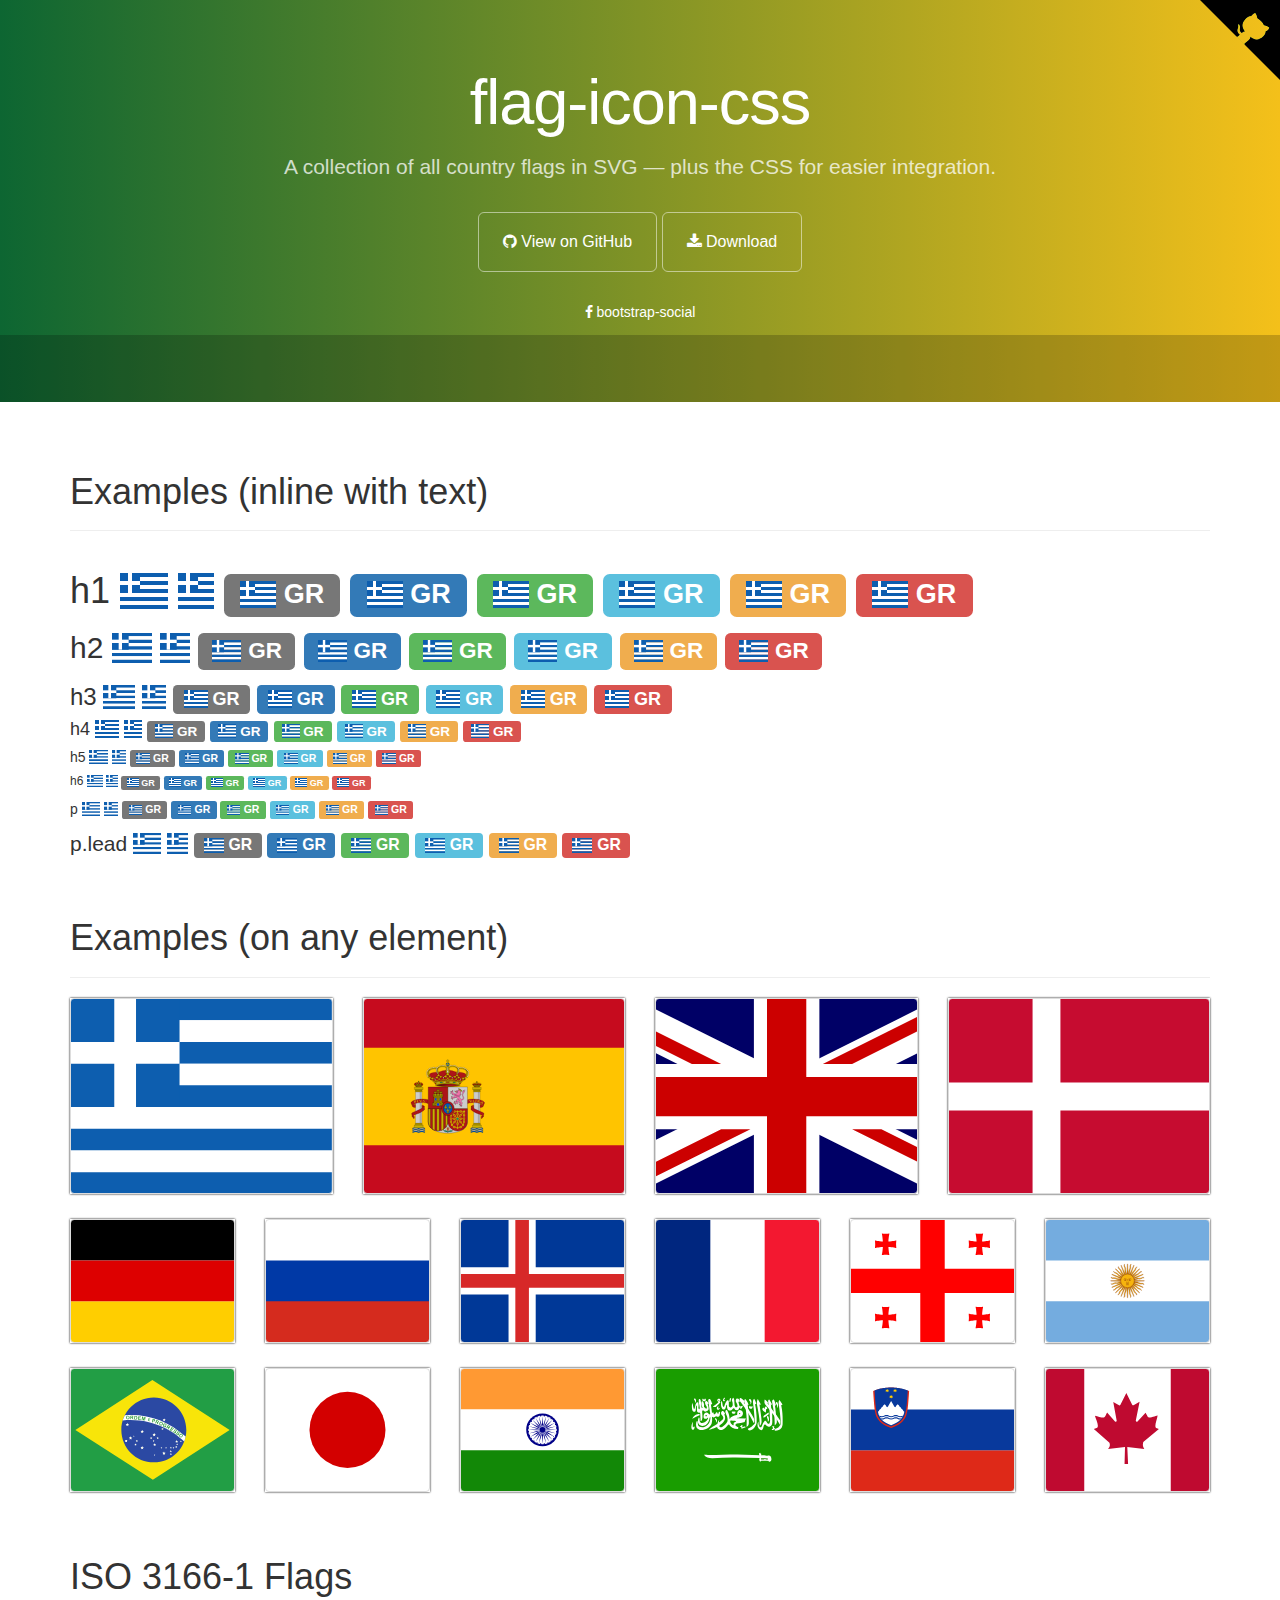
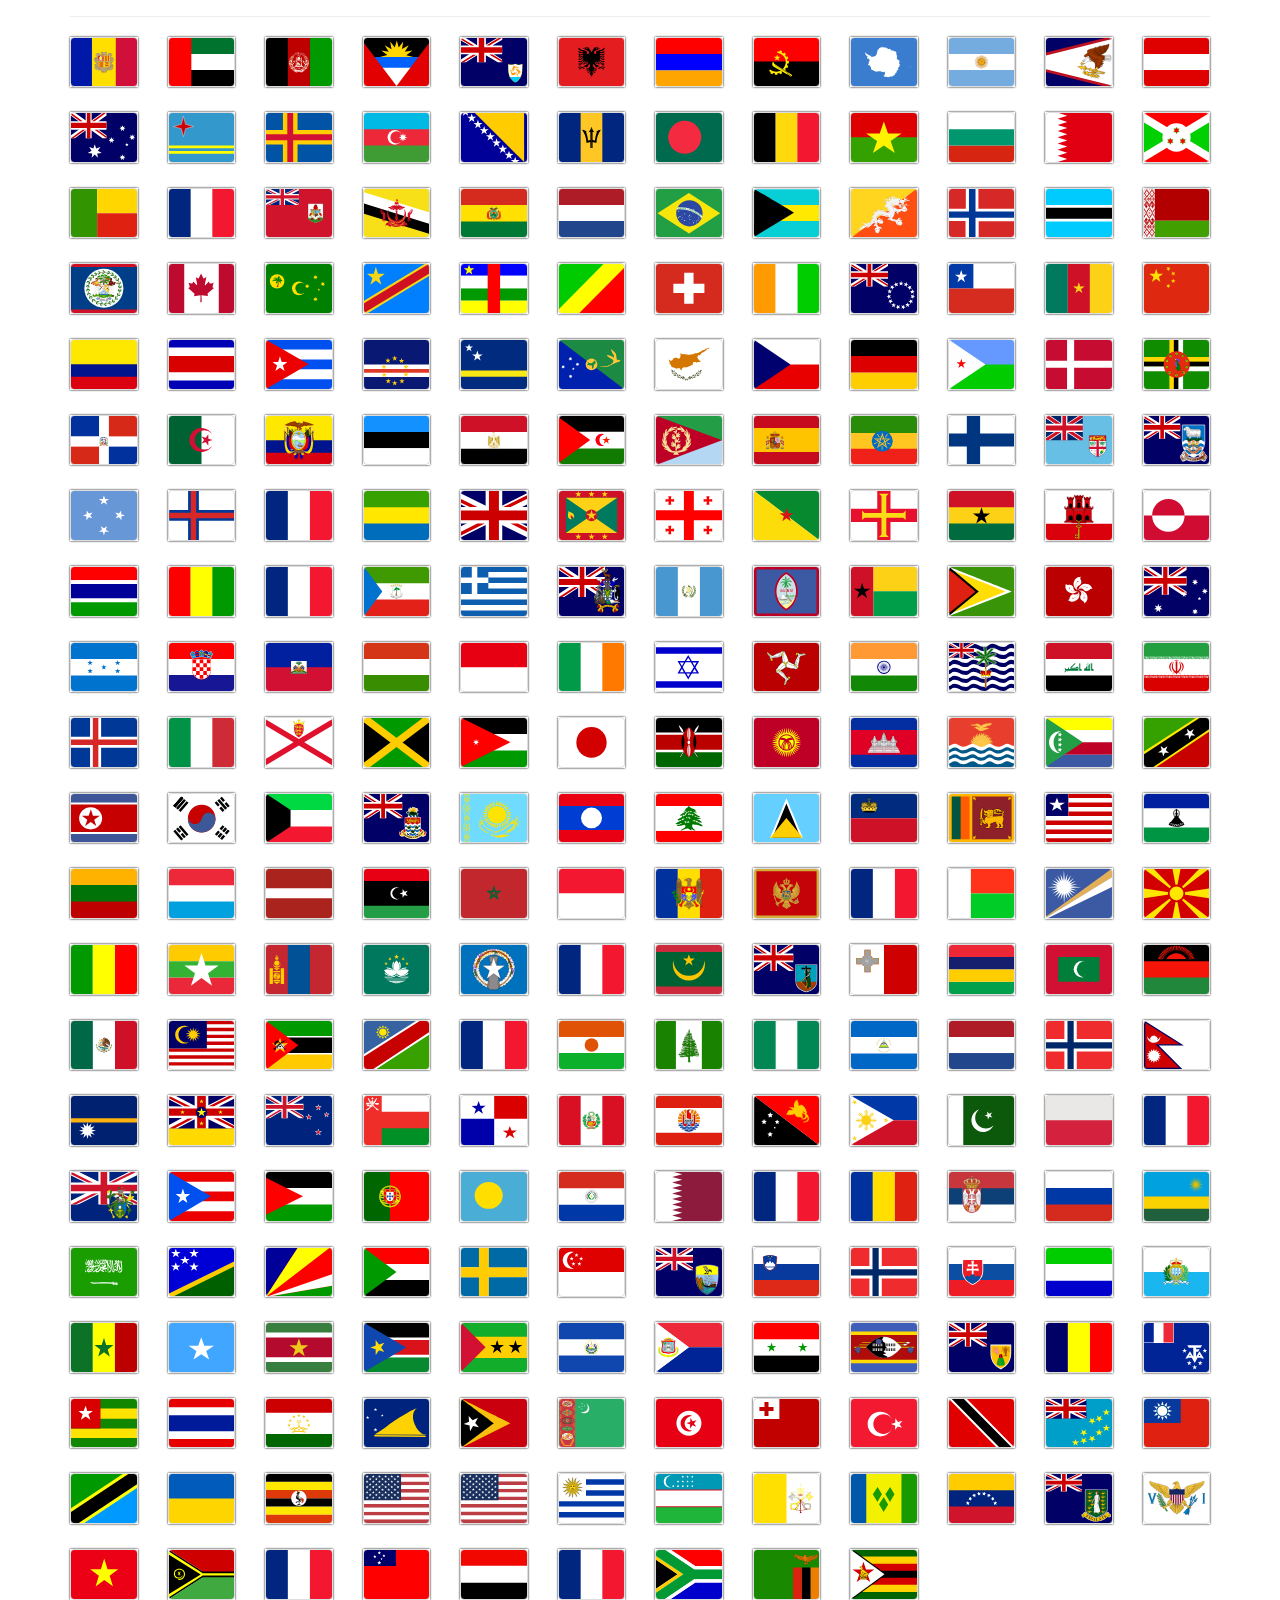
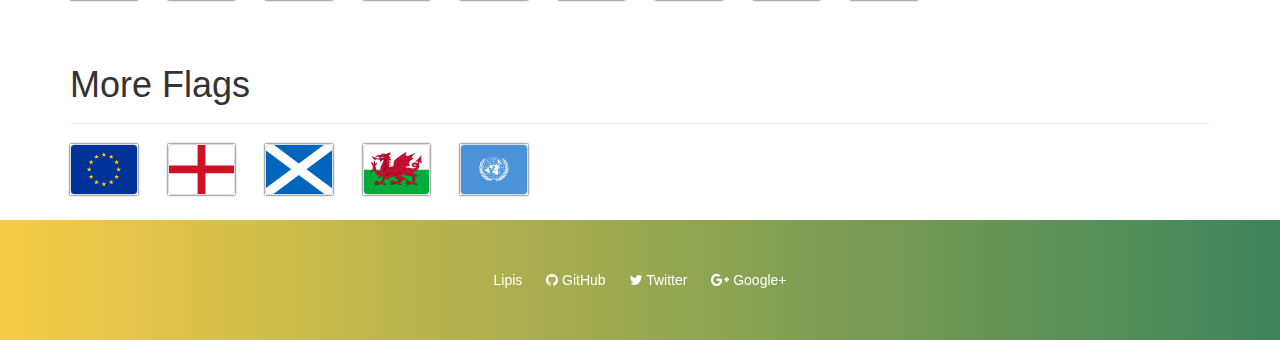
<file: Easy.UI/vendor/iconfonts/flag-icon-css/index.html>
<!DOCTYPE html>
<html lang="en">
  <head>
    <meta charset="utf-8">
    <meta name="viewport" content="width=device-width, initial-scale=1.0">
    <meta property="og:type" content="website" />
    <meta property="og:url" content="https://lipis.github.io/flag-icon-css/" />

    <title>SVG Country Flags | flag-icon-css</title>

    <link href="https://maxcdn.bootstrapcdn.com/bootstrap/3.3.6/css/bootstrap.min.css" rel="stylesheet" id="bootstrap">
    <link href="https://maxcdn.bootstrapcdn.com/font-awesome/4.5.0/css/font-awesome.min.css" rel="stylesheet">
    <link href="./assets/docs.css" rel="stylesheet">
    <link href="./css/flag-icon.css" rel="stylesheet">
  </head>

  <body>
    <div class="jumbotron">
      <div class="container">
        <h1>flag-icon-css</h1>
        <p>
          A collection of all country flags in SVG — plus the CSS for easier integration.
        </p>
        <a href="https://github.com/lipis/flag-icon-css" class="btn btn-outline btn-lg"><span class="fa fa-github"></span> View on GitHub</a>
        <a href="https://github.com/lipis/flag-icon-css/archive/master.zip" class="btn btn-outline btn-lg"><span class="fa fa-download"></span> Download</a>
        <ul class="jumbotron-links">
          <li><a href="https://lipis.github.io/bootstrap-social"><span class="fa fa-facebook"></span> bootstrap-social</a></li>
        </ul>
      </div>
      <div class="bottom">
        <iframe src="https://ghbtns.com/github-btn.html?user=lipis&amp;repo=flag-icon-css&amp;type=watch&amp;count=true" class="social-share"></iframe>
      </div>
    </div>
    <script>
      if (window.location.hostname.indexOf('github') > 0) {
        window.location.replace("http://flag-icon-css.lip.is/");
      }
    </script>
    <div class="container">
      <section id="examples">
        <div class="page-header">
          <h1>Examples (inline with text)</h1>
        </div>
        <div class="no-wrap">
          <h1>
            h1
            <span class="flag-icon flag-icon-gr"></span>
            <span class="flag-icon flag-icon-squared flag-icon-gr"></span>
            <span class="label label-default"><span class="flag-icon flag-icon-gr"></span> GR</span>
            <span class="label label-primary"><span class="flag-icon flag-icon-gr"></span> GR</span>
            <span class="label label-success"><span class="flag-icon flag-icon-gr"></span> GR</span>
            <span class="label label-info"><span class="flag-icon flag-icon-gr"></span> GR</span>
            <span class="label label-warning"><span class="flag-icon flag-icon-gr"></span> GR</span>
            <span class="label label-danger"><span class="flag-icon flag-icon-gr"></span> GR</span>
          </h1>
          <h2>
            h2
            <span class="flag-icon flag-icon-gr"></span>
            <span class="flag-icon flag-icon-squared flag-icon-gr"></span>
            <span class="label label-default"><span class="flag-icon flag-icon-gr"></span> GR</span>
            <span class="label label-primary"><span class="flag-icon flag-icon-gr"></span> GR</span>
            <span class="label label-success"><span class="flag-icon flag-icon-gr"></span> GR</span>
            <span class="label label-info"><span class="flag-icon flag-icon-gr"></span> GR</span>
            <span class="label label-warning"><span class="flag-icon flag-icon-gr"></span> GR</span>
            <span class="label label-danger"><span class="flag-icon flag-icon-gr"></span> GR</span>
          </h2>
          <h3>
            h3
            <span class="flag-icon flag-icon-gr"></span>
            <span class="flag-icon flag-icon-squared flag-icon-gr"></span>
            <span class="label label-default"><span class="flag-icon flag-icon-gr"></span> GR</span>
            <span class="label label-primary"><span class="flag-icon flag-icon-gr"></span> GR</span>
            <span class="label label-success"><span class="flag-icon flag-icon-gr"></span> GR</span>
            <span class="label label-info"><span class="flag-icon flag-icon-gr"></span> GR</span>
            <span class="label label-warning"><span class="flag-icon flag-icon-gr"></span> GR</span>
            <span class="label label-danger"><span class="flag-icon flag-icon-gr"></span> GR</span>
          </h3>
          <h4>
            h4
            <span class="flag-icon flag-icon-gr"></span>
            <span class="flag-icon flag-icon-squared flag-icon-gr"></span>
            <span class="label label-default"><span class="flag-icon flag-icon-gr"></span> GR</span>
            <span class="label label-primary"><span class="flag-icon flag-icon-gr"></span> GR</span>
            <span class="label label-success"><span class="flag-icon flag-icon-gr"></span> GR</span>
            <span class="label label-info"><span class="flag-icon flag-icon-gr"></span> GR</span>
            <span class="label label-warning"><span class="flag-icon flag-icon-gr"></span> GR</span>
            <span class="label label-danger"><span class="flag-icon flag-icon-gr"></span> GR</span>
          </h4>
          <h5>
            h5
            <span class="flag-icon flag-icon-gr"></span>
            <span class="flag-icon flag-icon-squared flag-icon-gr"></span>
            <span class="label label-default"><span class="flag-icon flag-icon-gr"></span> GR</span>
            <span class="label label-primary"><span class="flag-icon flag-icon-gr"></span> GR</span>
            <span class="label label-success"><span class="flag-icon flag-icon-gr"></span> GR</span>
            <span class="label label-info"><span class="flag-icon flag-icon-gr"></span> GR</span>
            <span class="label label-warning"><span class="flag-icon flag-icon-gr"></span> GR</span>
            <span class="label label-danger"><span class="flag-icon flag-icon-gr"></span> GR</span>
          </h5>
          <h6>
            h6
            <span class="flag-icon flag-icon-gr"></span>
            <span class="flag-icon flag-icon-squared flag-icon-gr"></span>
            <span class="label label-default"><span class="flag-icon flag-icon-gr"></span> GR</span>
            <span class="label label-primary"><span class="flag-icon flag-icon-gr"></span> GR</span>
            <span class="label label-success"><span class="flag-icon flag-icon-gr"></span> GR</span>
            <span class="label label-info"><span class="flag-icon flag-icon-gr"></span> GR</span>
            <span class="label label-warning"><span class="flag-icon flag-icon-gr"></span> GR</span>
            <span class="label label-danger"><span class="flag-icon flag-icon-gr"></span> GR</span>
          </h6>
          <p>
            p
            <span class="flag-icon flag-icon-gr"></span>
            <span class="flag-icon flag-icon-squared flag-icon-gr"></span>
            <span class="label label-default"><span class="flag-icon flag-icon-gr"></span> GR</span>
            <span class="label label-primary"><span class="flag-icon flag-icon-gr"></span> GR</span>
            <span class="label label-success"><span class="flag-icon flag-icon-gr"></span> GR</span>
            <span class="label label-info"><span class="flag-icon flag-icon-gr"></span> GR</span>
            <span class="label label-warning"><span class="flag-icon flag-icon-gr"></span> GR</span>
            <span class="label label-danger"><span class="flag-icon flag-icon-gr"></span> GR</span>
          </p>
          <p class="lead">
            p.lead
            <span class="flag-icon flag-icon-gr"></span>
            <span class="flag-icon flag-icon-squared flag-icon-gr"></span>
            <span class="label label-default"><span class="flag-icon flag-icon-gr"></span> GR</span>
            <span class="label label-primary"><span class="flag-icon flag-icon-gr"></span> GR</span>
            <span class="label label-success"><span class="flag-icon flag-icon-gr"></span> GR</span>
            <span class="label label-info"><span class="flag-icon flag-icon-gr"></span> GR</span>
            <span class="label label-warning"><span class="flag-icon flag-icon-gr"></span> GR</span>
            <span class="label label-danger"><span class="flag-icon flag-icon-gr"></span> GR</span>
          </p>
        </section>
      </section>
      <section id="more" class="d">
        <div class="page-header">
          <h1>Examples (on any element)</h1>
        </div>
        <div class="row">
          <div class="col-lg-3 col-md-4 col-sm-4 col-xs-6">
            <div class="flag-wrapper">
              <div class="img-thumbnail flag flag-icon-background flag-icon-gr"></div>
            </div>
          </div>
          <div class="col-lg-3 col-md-4 col-sm-4 col-xs-6">
            <div class="flag-wrapper">
              <div class="img-thumbnail flag flag-icon-background flag-icon-es"></div>
            </div>
          </div>
          <div class="col-lg-3 col-md-4 col-sm-4 col-xs-3">
            <div class="flag-wrapper">
              <div class="img-thumbnail flag flag-icon-background flag-icon-gb"></div>
            </div>
          </div>
          <div class="col-lg-3 col-sm-2 col-xs-3">
            <div class="flag-wrapper">
              <div class="img-thumbnail flag flag-icon-background flag-icon-dk"></div>
            </div>
          </div>
          <div class="col-sm-2 col-xs-3">
            <div class="flag-wrapper">
              <div class="img-thumbnail flag flag-icon-background flag-icon-de"></div>
            </div>
          </div>
          <div class="col-sm-2 col-xs-3">
            <div class="flag-wrapper">
              <div class="img-thumbnail flag flag-icon-background flag-icon-ru"></div>
            </div>
          </div>
          <div class="col-sm-2 col-xs-3">
            <div class="flag-wrapper">
              <div class="img-thumbnail flag flag-icon-background flag-icon-is"></div>
            </div>
          </div>
          <div class="col-sm-2 col-xs-3">
            <div class="flag-wrapper">
              <div class="img-thumbnail flag flag-icon-background flag-icon-fr"></div>
            </div>
          </div>
          <div class="col-sm-2 col-xs-3">
            <div class="flag-wrapper">
              <div class="img-thumbnail flag flag-icon-background flag-icon-ge"></div>
            </div>
          </div>
          <div class="col-sm-2 col-xs-3">
            <div class="flag-wrapper">
              <div class="img-thumbnail flag flag-icon-background flag-icon-ar"></div>
            </div>
          </div>
          <div class="col-sm-2 col-xs-3">
            <div class="flag-wrapper">
              <div class="img-thumbnail flag flag-icon-background flag-icon-br"></div>
            </div>
          </div>
          <div class="col-sm-2 col-xs-3">
            <div class="flag-wrapper">
              <div class="img-thumbnail flag flag-icon-background flag-icon-jp"></div>
            </div>
          </div>
          <div class="col-sm-2 col-xs-3 hidden-xs">
            <div class="flag-wrapper">
              <div class="img-thumbnail flag flag-icon-background flag-icon-in"></div>
            </div>
          </div>
          <div class="col-sm-2 col-xs-3">
            <div class="flag-wrapper">
              <div class="img-thumbnail flag flag-icon-background flag-icon-sa"></div>
            </div>
          </div>
          <div class="col-sm-2 col-xs-3">
            <div class="flag-wrapper">
              <div class="img-thumbnail flag flag-icon-background flag-icon-si"></div>
            </div>
          </div>
          <div class="col-sm-2 col-xs-3 visible-lg">
            <div class="flag-wrapper">
              <div class="img-thumbnail flag flag-icon-background flag-icon-ca"></div>
            </div>
          </div>
        </div>
      </section>
      <section class="all-flags">
        <div class="page-header">
          <h1>ISO 3166-1 Flags</h1>
        </div>
        <div class="row">
          <div class="col-md-1 col-sm-2 col-xs-3"><div class="flag-wrapper"><div class="img-thumbnail flag flag-icon-background flag-icon-ad" title="ad" id="ad"></div></div></div>
          <div class="col-md-1 col-sm-2 col-xs-3"><div class="flag-wrapper"><div class="img-thumbnail flag flag-icon-background flag-icon-ae" title="ae" id="ae"></div></div></div>
          <div class="col-md-1 col-sm-2 col-xs-3"><div class="flag-wrapper"><div class="img-thumbnail flag flag-icon-background flag-icon-af" title="af" id="af"></div></div></div>
          <div class="col-md-1 col-sm-2 col-xs-3"><div class="flag-wrapper"><div class="img-thumbnail flag flag-icon-background flag-icon-ag" title="ag" id="ag"></div></div></div>
          <div class="col-md-1 col-sm-2 col-xs-3"><div class="flag-wrapper"><div class="img-thumbnail flag flag-icon-background flag-icon-ai" title="ai" id="ai"></div></div></div>
          <div class="col-md-1 col-sm-2 col-xs-3"><div class="flag-wrapper"><div class="img-thumbnail flag flag-icon-background flag-icon-al" title="al" id="al"></div></div></div>
          <div class="col-md-1 col-sm-2 col-xs-3"><div class="flag-wrapper"><div class="img-thumbnail flag flag-icon-background flag-icon-am" title="am" id="am"></div></div></div>
          <div class="col-md-1 col-sm-2 col-xs-3"><div class="flag-wrapper"><div class="img-thumbnail flag flag-icon-background flag-icon-ao" title="ao" id="ao"></div></div></div>
          <div class="col-md-1 col-sm-2 col-xs-3"><div class="flag-wrapper"><div class="img-thumbnail flag flag-icon-background flag-icon-aq" title="aq" id="aq"></div></div></div>
          <div class="col-md-1 col-sm-2 col-xs-3"><div class="flag-wrapper"><div class="img-thumbnail flag flag-icon-background flag-icon-ar" title="ar" id="ar"></div></div></div>
          <div class="col-md-1 col-sm-2 col-xs-3"><div class="flag-wrapper"><div class="img-thumbnail flag flag-icon-background flag-icon-as" title="as" id="as"></div></div></div>
          <div class="col-md-1 col-sm-2 col-xs-3"><div class="flag-wrapper"><div class="img-thumbnail flag flag-icon-background flag-icon-at" title="at" id="at"></div></div></div>
          <div class="col-md-1 col-sm-2 col-xs-3"><div class="flag-wrapper"><div class="img-thumbnail flag flag-icon-background flag-icon-au" title="au" id="au"></div></div></div>
          <div class="col-md-1 col-sm-2 col-xs-3"><div class="flag-wrapper"><div class="img-thumbnail flag flag-icon-background flag-icon-aw" title="aw" id="aw"></div></div></div>
          <div class="col-md-1 col-sm-2 col-xs-3"><div class="flag-wrapper"><div class="img-thumbnail flag flag-icon-background flag-icon-ax" title="ax" id="ax"></div></div></div>
          <div class="col-md-1 col-sm-2 col-xs-3"><div class="flag-wrapper"><div class="img-thumbnail flag flag-icon-background flag-icon-az" title="az" id="az"></div></div></div>
          <div class="col-md-1 col-sm-2 col-xs-3"><div class="flag-wrapper"><div class="img-thumbnail flag flag-icon-background flag-icon-ba" title="ba" id="ba"></div></div></div>
          <div class="col-md-1 col-sm-2 col-xs-3"><div class="flag-wrapper"><div class="img-thumbnail flag flag-icon-background flag-icon-bb" title="bb" id="bb"></div></div></div>
          <div class="col-md-1 col-sm-2 col-xs-3"><div class="flag-wrapper"><div class="img-thumbnail flag flag-icon-background flag-icon-bd" title="bd" id="bd"></div></div></div>
          <div class="col-md-1 col-sm-2 col-xs-3"><div class="flag-wrapper"><div class="img-thumbnail flag flag-icon-background flag-icon-be" title="be" id="be"></div></div></div>
          <div class="col-md-1 col-sm-2 col-xs-3"><div class="flag-wrapper"><div class="img-thumbnail flag flag-icon-background flag-icon-bf" title="bf" id="bf"></div></div></div>
          <div class="col-md-1 col-sm-2 col-xs-3"><div class="flag-wrapper"><div class="img-thumbnail flag flag-icon-background flag-icon-bg" title="bg" id="bg"></div></div></div>
          <div class="col-md-1 col-sm-2 col-xs-3"><div class="flag-wrapper"><div class="img-thumbnail flag flag-icon-background flag-icon-bh" title="bh" id="bh"></div></div></div>
          <div class="col-md-1 col-sm-2 col-xs-3"><div class="flag-wrapper"><div class="img-thumbnail flag flag-icon-background flag-icon-bi" title="bi" id="bi"></div></div></div>
          <div class="col-md-1 col-sm-2 col-xs-3"><div class="flag-wrapper"><div class="img-thumbnail flag flag-icon-background flag-icon-bj" title="bj" id="bj"></div></div></div>
          <div class="col-md-1 col-sm-2 col-xs-3"><div class="flag-wrapper"><div class="img-thumbnail flag flag-icon-background flag-icon-bl" title="bl" id="bl"></div></div></div>
          <div class="col-md-1 col-sm-2 col-xs-3"><div class="flag-wrapper"><div class="img-thumbnail flag flag-icon-background flag-icon-bm" title="bm" id="bm"></div></div></div>
          <div class="col-md-1 col-sm-2 col-xs-3"><div class="flag-wrapper"><div class="img-thumbnail flag flag-icon-background flag-icon-bn" title="bn" id="bn"></div></div></div>
          <div class="col-md-1 col-sm-2 col-xs-3"><div class="flag-wrapper"><div class="img-thumbnail flag flag-icon-background flag-icon-bo" title="bo" id="bo"></div></div></div>
          <div class="col-md-1 col-sm-2 col-xs-3"><div class="flag-wrapper"><div class="img-thumbnail flag flag-icon-background flag-icon-bq" title="bq" id="bq"></div></div></div>
          <div class="col-md-1 col-sm-2 col-xs-3"><div class="flag-wrapper"><div class="img-thumbnail flag flag-icon-background flag-icon-br" title="br" id="br"></div></div></div>
          <div class="col-md-1 col-sm-2 col-xs-3"><div class="flag-wrapper"><div class="img-thumbnail flag flag-icon-background flag-icon-bs" title="bs" id="bs"></div></div></div>
          <div class="col-md-1 col-sm-2 col-xs-3"><div class="flag-wrapper"><div class="img-thumbnail flag flag-icon-background flag-icon-bt" title="bt" id="bt"></div></div></div>
          <div class="col-md-1 col-sm-2 col-xs-3"><div class="flag-wrapper"><div class="img-thumbnail flag flag-icon-background flag-icon-bv" title="bv" id="bv"></div></div></div>
          <div class="col-md-1 col-sm-2 col-xs-3"><div class="flag-wrapper"><div class="img-thumbnail flag flag-icon-background flag-icon-bw" title="bw" id="bw"></div></div></div>
          <div class="col-md-1 col-sm-2 col-xs-3"><div class="flag-wrapper"><div class="img-thumbnail flag flag-icon-background flag-icon-by" title="by" id="by"></div></div></div>
          <div class="col-md-1 col-sm-2 col-xs-3"><div class="flag-wrapper"><div class="img-thumbnail flag flag-icon-background flag-icon-bz" title="bz" id="bz"></div></div></div>
          <div class="col-md-1 col-sm-2 col-xs-3"><div class="flag-wrapper"><div class="img-thumbnail flag flag-icon-background flag-icon-ca" title="ca" id="ca"></div></div></div>
          <div class="col-md-1 col-sm-2 col-xs-3"><div class="flag-wrapper"><div class="img-thumbnail flag flag-icon-background flag-icon-cc" title="cc" id="cc"></div></div></div>
          <div class="col-md-1 col-sm-2 col-xs-3"><div class="flag-wrapper"><div class="img-thumbnail flag flag-icon-background flag-icon-cd" title="cd" id="cd"></div></div></div>
          <div class="col-md-1 col-sm-2 col-xs-3"><div class="flag-wrapper"><div class="img-thumbnail flag flag-icon-background flag-icon-cf" title="cf" id="cf"></div></div></div>
          <div class="col-md-1 col-sm-2 col-xs-3"><div class="flag-wrapper"><div class="img-thumbnail flag flag-icon-background flag-icon-cg" title="cg" id="cg"></div></div></div>
          <div class="col-md-1 col-sm-2 col-xs-3"><div class="flag-wrapper"><div class="img-thumbnail flag flag-icon-background flag-icon-ch" title="ch" id="ch"></div></div></div>
          <div class="col-md-1 col-sm-2 col-xs-3"><div class="flag-wrapper"><div class="img-thumbnail flag flag-icon-background flag-icon-ci" title="ci" id="ci"></div></div></div>
          <div class="col-md-1 col-sm-2 col-xs-3"><div class="flag-wrapper"><div class="img-thumbnail flag flag-icon-background flag-icon-ck" title="ck" id="ck"></div></div></div>
          <div class="col-md-1 col-sm-2 col-xs-3"><div class="flag-wrapper"><div class="img-thumbnail flag flag-icon-background flag-icon-cl" title="cl" id="cl"></div></div></div>
          <div class="col-md-1 col-sm-2 col-xs-3"><div class="flag-wrapper"><div class="img-thumbnail flag flag-icon-background flag-icon-cm" title="cm" id="cm"></div></div></div>
          <div class="col-md-1 col-sm-2 col-xs-3"><div class="flag-wrapper"><div class="img-thumbnail flag flag-icon-background flag-icon-cn" title="cn" id="cn"></div></div></div>
          <div class="col-md-1 col-sm-2 col-xs-3"><div class="flag-wrapper"><div class="img-thumbnail flag flag-icon-background flag-icon-co" title="co" id="co"></div></div></div>
          <div class="col-md-1 col-sm-2 col-xs-3"><div class="flag-wrapper"><div class="img-thumbnail flag flag-icon-background flag-icon-cr" title="cr" id="cr"></div></div></div>
          <div class="col-md-1 col-sm-2 col-xs-3"><div class="flag-wrapper"><div class="img-thumbnail flag flag-icon-background flag-icon-cu" title="cu" id="cu"></div></div></div>
          <div class="col-md-1 col-sm-2 col-xs-3"><div class="flag-wrapper"><div class="img-thumbnail flag flag-icon-background flag-icon-cv" title="cv" id="cv"></div></div></div>
          <div class="col-md-1 col-sm-2 col-xs-3"><div class="flag-wrapper"><div class="img-thumbnail flag flag-icon-background flag-icon-cw" title="cw" id="cw"></div></div></div>
          <div class="col-md-1 col-sm-2 col-xs-3"><div class="flag-wrapper"><div class="img-thumbnail flag flag-icon-background flag-icon-cx" title="cx" id="cx"></div></div></div>
          <div class="col-md-1 col-sm-2 col-xs-3"><div class="flag-wrapper"><div class="img-thumbnail flag flag-icon-background flag-icon-cy" title="cy" id="cy"></div></div></div>
          <div class="col-md-1 col-sm-2 col-xs-3"><div class="flag-wrapper"><div class="img-thumbnail flag flag-icon-background flag-icon-cz" title="cz" id="cz"></div></div></div>
          <div class="col-md-1 col-sm-2 col-xs-3"><div class="flag-wrapper"><div class="img-thumbnail flag flag-icon-background flag-icon-de" title="de" id="de"></div></div></div>
          <div class="col-md-1 col-sm-2 col-xs-3"><div class="flag-wrapper"><div class="img-thumbnail flag flag-icon-background flag-icon-dj" title="dj" id="dj"></div></div></div>
          <div class="col-md-1 col-sm-2 col-xs-3"><div class="flag-wrapper"><div class="img-thumbnail flag flag-icon-background flag-icon-dk" title="dk" id="dk"></div></div></div>
          <div class="col-md-1 col-sm-2 col-xs-3"><div class="flag-wrapper"><div class="img-thumbnail flag flag-icon-background flag-icon-dm" title="dm" id="dm"></div></div></div>
          <div class="col-md-1 col-sm-2 col-xs-3"><div class="flag-wrapper"><div class="img-thumbnail flag flag-icon-background flag-icon-do" title="do" id="do"></div></div></div>
          <div class="col-md-1 col-sm-2 col-xs-3"><div class="flag-wrapper"><div class="img-thumbnail flag flag-icon-background flag-icon-dz" title="dz" id="dz"></div></div></div>
          <div class="col-md-1 col-sm-2 col-xs-3"><div class="flag-wrapper"><div class="img-thumbnail flag flag-icon-background flag-icon-ec" title="ec" id="ec"></div></div></div>
          <div class="col-md-1 col-sm-2 col-xs-3"><div class="flag-wrapper"><div class="img-thumbnail flag flag-icon-background flag-icon-ee" title="ee" id="ee"></div></div></div>
          <div class="col-md-1 col-sm-2 col-xs-3"><div class="flag-wrapper"><div class="img-thumbnail flag flag-icon-background flag-icon-eg" title="eg" id="eg"></div></div></div>
          <div class="col-md-1 col-sm-2 col-xs-3"><div class="flag-wrapper"><div class="img-thumbnail flag flag-icon-background flag-icon-eh" title="eh" id="eh"></div></div></div>
          <div class="col-md-1 col-sm-2 col-xs-3"><div class="flag-wrapper"><div class="img-thumbnail flag flag-icon-background flag-icon-er" title="er" id="er"></div></div></div>
          <div class="col-md-1 col-sm-2 col-xs-3"><div class="flag-wrapper"><div class="img-thumbnail flag flag-icon-background flag-icon-es" title="es" id="es"></div></div></div>
          <div class="col-md-1 col-sm-2 col-xs-3"><div class="flag-wrapper"><div class="img-thumbnail flag flag-icon-background flag-icon-et" title="et" id="et"></div></div></div>
          <div class="col-md-1 col-sm-2 col-xs-3"><div class="flag-wrapper"><div class="img-thumbnail flag flag-icon-background flag-icon-fi" title="fi" id="fi"></div></div></div>
          <div class="col-md-1 col-sm-2 col-xs-3"><div class="flag-wrapper"><div class="img-thumbnail flag flag-icon-background flag-icon-fj" title="fj" id="fj"></div></div></div>
          <div class="col-md-1 col-sm-2 col-xs-3"><div class="flag-wrapper"><div class="img-thumbnail flag flag-icon-background flag-icon-fk" title="fk" id="fk"></div></div></div>
          <div class="col-md-1 col-sm-2 col-xs-3"><div class="flag-wrapper"><div class="img-thumbnail flag flag-icon-background flag-icon-fm" title="fm" id="fm"></div></div></div>
          <div class="col-md-1 col-sm-2 col-xs-3"><div class="flag-wrapper"><div class="img-thumbnail flag flag-icon-background flag-icon-fo" title="fo" id="fo"></div></div></div>
          <div class="col-md-1 col-sm-2 col-xs-3"><div class="flag-wrapper"><div class="img-thumbnail flag flag-icon-background flag-icon-fr" title="fr" id="fr"></div></div></div>
          <div class="col-md-1 col-sm-2 col-xs-3"><div class="flag-wrapper"><div class="img-thumbnail flag flag-icon-background flag-icon-ga" title="ga" id="ga"></div></div></div>
          <div class="col-md-1 col-sm-2 col-xs-3"><div class="flag-wrapper"><div class="img-thumbnail flag flag-icon-background flag-icon-gb" title="gb" id="gb"></div></div></div>
          <div class="col-md-1 col-sm-2 col-xs-3"><div class="flag-wrapper"><div class="img-thumbnail flag flag-icon-background flag-icon-gd" title="gd" id="gd"></div></div></div>
          <div class="col-md-1 col-sm-2 col-xs-3"><div class="flag-wrapper"><div class="img-thumbnail flag flag-icon-background flag-icon-ge" title="ge" id="ge"></div></div></div>
          <div class="col-md-1 col-sm-2 col-xs-3"><div class="flag-wrapper"><div class="img-thumbnail flag flag-icon-background flag-icon-gf" title="gf" id="gf"></div></div></div>
          <div class="col-md-1 col-sm-2 col-xs-3"><div class="flag-wrapper"><div class="img-thumbnail flag flag-icon-background flag-icon-gg" title="gg" id="gg"></div></div></div>
          <div class="col-md-1 col-sm-2 col-xs-3"><div class="flag-wrapper"><div class="img-thumbnail flag flag-icon-background flag-icon-gh" title="gh" id="gh"></div></div></div>
          <div class="col-md-1 col-sm-2 col-xs-3"><div class="flag-wrapper"><div class="img-thumbnail flag flag-icon-background flag-icon-gi" title="gi" id="gi"></div></div></div>
          <div class="col-md-1 col-sm-2 col-xs-3"><div class="flag-wrapper"><div class="img-thumbnail flag flag-icon-background flag-icon-gl" title="gl" id="gl"></div></div></div>
          <div class="col-md-1 col-sm-2 col-xs-3"><div class="flag-wrapper"><div class="img-thumbnail flag flag-icon-background flag-icon-gm" title="gm" id="gm"></div></div></div>
          <div class="col-md-1 col-sm-2 col-xs-3"><div class="flag-wrapper"><div class="img-thumbnail flag flag-icon-background flag-icon-gn" title="gn" id="gn"></div></div></div>
          <div class="col-md-1 col-sm-2 col-xs-3"><div class="flag-wrapper"><div class="img-thumbnail flag flag-icon-background flag-icon-gp" title="gp" id="gp"></div></div></div>
          <div class="col-md-1 col-sm-2 col-xs-3"><div class="flag-wrapper"><div class="img-thumbnail flag flag-icon-background flag-icon-gq" title="gq" id="gq"></div></div></div>
          <div class="col-md-1 col-sm-2 col-xs-3"><div class="flag-wrapper"><div class="img-thumbnail flag flag-icon-background flag-icon-gr" title="gr" id="gr"></div></div></div>
          <div class="col-md-1 col-sm-2 col-xs-3"><div class="flag-wrapper"><div class="img-thumbnail flag flag-icon-background flag-icon-gs" title="gs" id="gs"></div></div></div>
          <div class="col-md-1 col-sm-2 col-xs-3"><div class="flag-wrapper"><div class="img-thumbnail flag flag-icon-background flag-icon-gt" title="gt" id="gt"></div></div></div>
          <div class="col-md-1 col-sm-2 col-xs-3"><div class="flag-wrapper"><div class="img-thumbnail flag flag-icon-background flag-icon-gu" title="gu" id="gu"></div></div></div>
          <div class="col-md-1 col-sm-2 col-xs-3"><div class="flag-wrapper"><div class="img-thumbnail flag flag-icon-background flag-icon-gw" title="gw" id="gw"></div></div></div>
          <div class="col-md-1 col-sm-2 col-xs-3"><div class="flag-wrapper"><div class="img-thumbnail flag flag-icon-background flag-icon-gy" title="gy" id="gy"></div></div></div>
          <div class="col-md-1 col-sm-2 col-xs-3"><div class="flag-wrapper"><div class="img-thumbnail flag flag-icon-background flag-icon-hk" title="hk" id="hk"></div></div></div>
          <div class="col-md-1 col-sm-2 col-xs-3"><div class="flag-wrapper"><div class="img-thumbnail flag flag-icon-background flag-icon-hm" title="hm" id="hm"></div></div></div>
          <div class="col-md-1 col-sm-2 col-xs-3"><div class="flag-wrapper"><div class="img-thumbnail flag flag-icon-background flag-icon-hn" title="hn" id="hn"></div></div></div>
          <div class="col-md-1 col-sm-2 col-xs-3"><div class="flag-wrapper"><div class="img-thumbnail flag flag-icon-background flag-icon-hr" title="hr" id="hr"></div></div></div>
          <div class="col-md-1 col-sm-2 col-xs-3"><div class="flag-wrapper"><div class="img-thumbnail flag flag-icon-background flag-icon-ht" title="ht" id="ht"></div></div></div>
          <div class="col-md-1 col-sm-2 col-xs-3"><div class="flag-wrapper"><div class="img-thumbnail flag flag-icon-background flag-icon-hu" title="hu" id="hu"></div></div></div>
          <div class="col-md-1 col-sm-2 col-xs-3"><div class="flag-wrapper"><div class="img-thumbnail flag flag-icon-background flag-icon-id" title="id" id="id"></div></div></div>
          <div class="col-md-1 col-sm-2 col-xs-3"><div class="flag-wrapper"><div class="img-thumbnail flag flag-icon-background flag-icon-ie" title="ie" id="ie"></div></div></div>
          <div class="col-md-1 col-sm-2 col-xs-3"><div class="flag-wrapper"><div class="img-thumbnail flag flag-icon-background flag-icon-il" title="il" id="il"></div></div></div>
          <div class="col-md-1 col-sm-2 col-xs-3"><div class="flag-wrapper"><div class="img-thumbnail flag flag-icon-background flag-icon-im" title="im" id="im"></div></div></div>
          <div class="col-md-1 col-sm-2 col-xs-3"><div class="flag-wrapper"><div class="img-thumbnail flag flag-icon-background flag-icon-in" title="in" id="in"></div></div></div>
          <div class="col-md-1 col-sm-2 col-xs-3"><div class="flag-wrapper"><div class="img-thumbnail flag flag-icon-background flag-icon-io" title="io" id="io"></div></div></div>
          <div class="col-md-1 col-sm-2 col-xs-3"><div class="flag-wrapper"><div class="img-thumbnail flag flag-icon-background flag-icon-iq" title="iq" id="iq"></div></div></div>
          <div class="col-md-1 col-sm-2 col-xs-3"><div class="flag-wrapper"><div class="img-thumbnail flag flag-icon-background flag-icon-ir" title="ir" id="ir"></div></div></div>
          <div class="col-md-1 col-sm-2 col-xs-3"><div class="flag-wrapper"><div class="img-thumbnail flag flag-icon-background flag-icon-is" title="is" id="is"></div></div></div>
          <div class="col-md-1 col-sm-2 col-xs-3"><div class="flag-wrapper"><div class="img-thumbnail flag flag-icon-background flag-icon-it" title="it" id="it"></div></div></div>
          <div class="col-md-1 col-sm-2 col-xs-3"><div class="flag-wrapper"><div class="img-thumbnail flag flag-icon-background flag-icon-je" title="je" id="je"></div></div></div>
          <div class="col-md-1 col-sm-2 col-xs-3"><div class="flag-wrapper"><div class="img-thumbnail flag flag-icon-background flag-icon-jm" title="jm" id="jm"></div></div></div>
          <div class="col-md-1 col-sm-2 col-xs-3"><div class="flag-wrapper"><div class="img-thumbnail flag flag-icon-background flag-icon-jo" title="jo" id="jo"></div></div></div>
          <div class="col-md-1 col-sm-2 col-xs-3"><div class="flag-wrapper"><div class="img-thumbnail flag flag-icon-background flag-icon-jp" title="jp" id="jp"></div></div></div>
          <div class="col-md-1 col-sm-2 col-xs-3"><div class="flag-wrapper"><div class="img-thumbnail flag flag-icon-background flag-icon-ke" title="ke" id="ke"></div></div></div>
          <div class="col-md-1 col-sm-2 col-xs-3"><div class="flag-wrapper"><div class="img-thumbnail flag flag-icon-background flag-icon-kg" title="kg" id="kg"></div></div></div>
          <div class="col-md-1 col-sm-2 col-xs-3"><div class="flag-wrapper"><div class="img-thumbnail flag flag-icon-background flag-icon-kh" title="kh" id="kh"></div></div></div>
          <div class="col-md-1 col-sm-2 col-xs-3"><div class="flag-wrapper"><div class="img-thumbnail flag flag-icon-background flag-icon-ki" title="ki" id="ki"></div></div></div>
          <div class="col-md-1 col-sm-2 col-xs-3"><div class="flag-wrapper"><div class="img-thumbnail flag flag-icon-background flag-icon-km" title="km" id="km"></div></div></div>
          <div class="col-md-1 col-sm-2 col-xs-3"><div class="flag-wrapper"><div class="img-thumbnail flag flag-icon-background flag-icon-kn" title="kn" id="kn"></div></div></div>
          <div class="col-md-1 col-sm-2 col-xs-3"><div class="flag-wrapper"><div class="img-thumbnail flag flag-icon-background flag-icon-kp" title="kp" id="kp"></div></div></div>
          <div class="col-md-1 col-sm-2 col-xs-3"><div class="flag-wrapper"><div class="img-thumbnail flag flag-icon-background flag-icon-kr" title="kr" id="kr"></div></div></div>
          <div class="col-md-1 col-sm-2 col-xs-3"><div class="flag-wrapper"><div class="img-thumbnail flag flag-icon-background flag-icon-kw" title="kw" id="kw"></div></div></div>
          <div class="col-md-1 col-sm-2 col-xs-3"><div class="flag-wrapper"><div class="img-thumbnail flag flag-icon-background flag-icon-ky" title="ky" id="ky"></div></div></div>
          <div class="col-md-1 col-sm-2 col-xs-3"><div class="flag-wrapper"><div class="img-thumbnail flag flag-icon-background flag-icon-kz" title="kz" id="kz"></div></div></div>
          <div class="col-md-1 col-sm-2 col-xs-3"><div class="flag-wrapper"><div class="img-thumbnail flag flag-icon-background flag-icon-la" title="la" id="la"></div></div></div>
          <div class="col-md-1 col-sm-2 col-xs-3"><div class="flag-wrapper"><div class="img-thumbnail flag flag-icon-background flag-icon-lb" title="lb" id="lb"></div></div></div>
          <div class="col-md-1 col-sm-2 col-xs-3"><div class="flag-wrapper"><div class="img-thumbnail flag flag-icon-background flag-icon-lc" title="lc" id="lc"></div></div></div>
          <div class="col-md-1 col-sm-2 col-xs-3"><div class="flag-wrapper"><div class="img-thumbnail flag flag-icon-background flag-icon-li" title="li" id="li"></div></div></div>
          <div class="col-md-1 col-sm-2 col-xs-3"><div class="flag-wrapper"><div class="img-thumbnail flag flag-icon-background flag-icon-lk" title="lk" id="lk"></div></div></div>
          <div class="col-md-1 col-sm-2 col-xs-3"><div class="flag-wrapper"><div class="img-thumbnail flag flag-icon-background flag-icon-lr" title="lr" id="lr"></div></div></div>
          <div class="col-md-1 col-sm-2 col-xs-3"><div class="flag-wrapper"><div class="img-thumbnail flag flag-icon-background flag-icon-ls" title="ls" id="ls"></div></div></div>
          <div class="col-md-1 col-sm-2 col-xs-3"><div class="flag-wrapper"><div class="img-thumbnail flag flag-icon-background flag-icon-lt" title="lt" id="lt"></div></div></div>
          <div class="col-md-1 col-sm-2 col-xs-3"><div class="flag-wrapper"><div class="img-thumbnail flag flag-icon-background flag-icon-lu" title="lu" id="lu"></div></div></div>
          <div class="col-md-1 col-sm-2 col-xs-3"><div class="flag-wrapper"><div class="img-thumbnail flag flag-icon-background flag-icon-lv" title="lv" id="lv"></div></div></div>
          <div class="col-md-1 col-sm-2 col-xs-3"><div class="flag-wrapper"><div class="img-thumbnail flag flag-icon-background flag-icon-ly" title="ly" id="ly"></div></div></div>
          <div class="col-md-1 col-sm-2 col-xs-3"><div class="flag-wrapper"><div class="img-thumbnail flag flag-icon-background flag-icon-ma" title="ma" id="ma"></div></div></div>
          <div class="col-md-1 col-sm-2 col-xs-3"><div class="flag-wrapper"><div class="img-thumbnail flag flag-icon-background flag-icon-mc" title="mc" id="mc"></div></div></div>
          <div class="col-md-1 col-sm-2 col-xs-3"><div class="flag-wrapper"><div class="img-thumbnail flag flag-icon-background flag-icon-md" title="md" id="md"></div></div></div>
          <div class="col-md-1 col-sm-2 col-xs-3"><div class="flag-wrapper"><div class="img-thumbnail flag flag-icon-background flag-icon-me" title="me" id="me"></div></div></div>
          <div class="col-md-1 col-sm-2 col-xs-3"><div class="flag-wrapper"><div class="img-thumbnail flag flag-icon-background flag-icon-mf" title="mf" id="mf"></div></div></div>
          <div class="col-md-1 col-sm-2 col-xs-3"><div class="flag-wrapper"><div class="img-thumbnail flag flag-icon-background flag-icon-mg" title="mg" id="mg"></div></div></div>
          <div class="col-md-1 col-sm-2 col-xs-3"><div class="flag-wrapper"><div class="img-thumbnail flag flag-icon-background flag-icon-mh" title="mh" id="mh"></div></div></div>
          <div class="col-md-1 col-sm-2 col-xs-3"><div class="flag-wrapper"><div class="img-thumbnail flag flag-icon-background flag-icon-mk" title="mk" id="mk"></div></div></div>
          <div class="col-md-1 col-sm-2 col-xs-3"><div class="flag-wrapper"><div class="img-thumbnail flag flag-icon-background flag-icon-ml" title="ml" id="ml"></div></div></div>
          <div class="col-md-1 col-sm-2 col-xs-3"><div class="flag-wrapper"><div class="img-thumbnail flag flag-icon-background flag-icon-mm" title="mm" id="mm"></div></div></div>
          <div class="col-md-1 col-sm-2 col-xs-3"><div class="flag-wrapper"><div class="img-thumbnail flag flag-icon-background flag-icon-mn" title="mn" id="mn"></div></div></div>
          <div class="col-md-1 col-sm-2 col-xs-3"><div class="flag-wrapper"><div class="img-thumbnail flag flag-icon-background flag-icon-mo" title="mo" id="mo"></div></div></div>
          <div class="col-md-1 col-sm-2 col-xs-3"><div class="flag-wrapper"><div class="img-thumbnail flag flag-icon-background flag-icon-mp" title="mp" id="mp"></div></div></div>
          <div class="col-md-1 col-sm-2 col-xs-3"><div class="flag-wrapper"><div class="img-thumbnail flag flag-icon-background flag-icon-mq" title="mq" id="mq"></div></div></div>
          <div class="col-md-1 col-sm-2 col-xs-3"><div class="flag-wrapper"><div class="img-thumbnail flag flag-icon-background flag-icon-mr" title="mr" id="mr"></div></div></div>
          <div class="col-md-1 col-sm-2 col-xs-3"><div class="flag-wrapper"><div class="img-thumbnail flag flag-icon-background flag-icon-ms" title="ms" id="ms"></div></div></div>
          <div class="col-md-1 col-sm-2 col-xs-3"><div class="flag-wrapper"><div class="img-thumbnail flag flag-icon-background flag-icon-mt" title="mt" id="mt"></div></div></div>
          <div class="col-md-1 col-sm-2 col-xs-3"><div class="flag-wrapper"><div class="img-thumbnail flag flag-icon-background flag-icon-mu" title="mu" id="mu"></div></div></div>
          <div class="col-md-1 col-sm-2 col-xs-3"><div class="flag-wrapper"><div class="img-thumbnail flag flag-icon-background flag-icon-mv" title="mv" id="mv"></div></div></div>
          <div class="col-md-1 col-sm-2 col-xs-3"><div class="flag-wrapper"><div class="img-thumbnail flag flag-icon-background flag-icon-mw" title="mw" id="mw"></div></div></div>
          <div class="col-md-1 col-sm-2 col-xs-3"><div class="flag-wrapper"><div class="img-thumbnail flag flag-icon-background flag-icon-mx" title="mx" id="mx"></div></div></div>
          <div class="col-md-1 col-sm-2 col-xs-3"><div class="flag-wrapper"><div class="img-thumbnail flag flag-icon-background flag-icon-my" title="my" id="my"></div></div></div>
          <div class="col-md-1 col-sm-2 col-xs-3"><div class="flag-wrapper"><div class="img-thumbnail flag flag-icon-background flag-icon-mz" title="mz" id="mz"></div></div></div>
          <div class="col-md-1 col-sm-2 col-xs-3"><div class="flag-wrapper"><div class="img-thumbnail flag flag-icon-background flag-icon-na" title="na" id="na"></div></div></div>
          <div class="col-md-1 col-sm-2 col-xs-3"><div class="flag-wrapper"><div class="img-thumbnail flag flag-icon-background flag-icon-nc" title="nc" id="nc"></div></div></div>
          <div class="col-md-1 col-sm-2 col-xs-3"><div class="flag-wrapper"><div class="img-thumbnail flag flag-icon-background flag-icon-ne" title="ne" id="ne"></div></div></div>
          <div class="col-md-1 col-sm-2 col-xs-3"><div class="flag-wrapper"><div class="img-thumbnail flag flag-icon-background flag-icon-nf" title="nf" id="nf"></div></div></div>
          <div class="col-md-1 col-sm-2 col-xs-3"><div class="flag-wrapper"><div class="img-thumbnail flag flag-icon-background flag-icon-ng" title="ng" id="ng"></div></div></div>
          <div class="col-md-1 col-sm-2 col-xs-3"><div class="flag-wrapper"><div class="img-thumbnail flag flag-icon-background flag-icon-ni" title="ni" id="ni"></div></div></div>
          <div class="col-md-1 col-sm-2 col-xs-3"><div class="flag-wrapper"><div class="img-thumbnail flag flag-icon-background flag-icon-nl" title="nl" id="nl"></div></div></div>
          <div class="col-md-1 col-sm-2 col-xs-3"><div class="flag-wrapper"><div class="img-thumbnail flag flag-icon-background flag-icon-no" title="no" id="no"></div></div></div>
          <div class="col-md-1 col-sm-2 col-xs-3"><div class="flag-wrapper"><div class="img-thumbnail flag flag-icon-background flag-icon-np" title="np" id="np"></div></div></div>
          <div class="col-md-1 col-sm-2 col-xs-3"><div class="flag-wrapper"><div class="img-thumbnail flag flag-icon-background flag-icon-nr" title="nr" id="nr"></div></div></div>
          <div class="col-md-1 col-sm-2 col-xs-3"><div class="flag-wrapper"><div class="img-thumbnail flag flag-icon-background flag-icon-nu" title="nu" id="nu"></div></div></div>
          <div class="col-md-1 col-sm-2 col-xs-3"><div class="flag-wrapper"><div class="img-thumbnail flag flag-icon-background flag-icon-nz" title="nz" id="nz"></div></div></div>
          <div class="col-md-1 col-sm-2 col-xs-3"><div class="flag-wrapper"><div class="img-thumbnail flag flag-icon-background flag-icon-om" title="om" id="om"></div></div></div>
          <div class="col-md-1 col-sm-2 col-xs-3"><div class="flag-wrapper"><div class="img-thumbnail flag flag-icon-background flag-icon-pa" title="pa" id="pa"></div></div></div>
          <div class="col-md-1 col-sm-2 col-xs-3"><div class="flag-wrapper"><div class="img-thumbnail flag flag-icon-background flag-icon-pe" title="pe" id="pe"></div></div></div>
          <div class="col-md-1 col-sm-2 col-xs-3"><div class="flag-wrapper"><div class="img-thumbnail flag flag-icon-background flag-icon-pf" title="pf" id="pf"></div></div></div>
          <div class="col-md-1 col-sm-2 col-xs-3"><div class="flag-wrapper"><div class="img-thumbnail flag flag-icon-background flag-icon-pg" title="pg" id="pg"></div></div></div>
          <div class="col-md-1 col-sm-2 col-xs-3"><div class="flag-wrapper"><div class="img-thumbnail flag flag-icon-background flag-icon-ph" title="ph" id="ph"></div></div></div>
          <div class="col-md-1 col-sm-2 col-xs-3"><div class="flag-wrapper"><div class="img-thumbnail flag flag-icon-background flag-icon-pk" title="pk" id="pk"></div></div></div>
          <div class="col-md-1 col-sm-2 col-xs-3"><div class="flag-wrapper"><div class="img-thumbnail flag flag-icon-background flag-icon-pl" title="pl" id="pl"></div></div></div>
          <div class="col-md-1 col-sm-2 col-xs-3"><div class="flag-wrapper"><div class="img-thumbnail flag flag-icon-background flag-icon-pm" title="pm" id="pm"></div></div></div>
          <div class="col-md-1 col-sm-2 col-xs-3"><div class="flag-wrapper"><div class="img-thumbnail flag flag-icon-background flag-icon-pn" title="pn" id="pn"></div></div></div>
          <div class="col-md-1 col-sm-2 col-xs-3"><div class="flag-wrapper"><div class="img-thumbnail flag flag-icon-background flag-icon-pr" title="pr" id="pr"></div></div></div>
          <div class="col-md-1 col-sm-2 col-xs-3"><div class="flag-wrapper"><div class="img-thumbnail flag flag-icon-background flag-icon-ps" title="ps" id="ps"></div></div></div>
          <div class="col-md-1 col-sm-2 col-xs-3"><div class="flag-wrapper"><div class="img-thumbnail flag flag-icon-background flag-icon-pt" title="pt" id="pt"></div></div></div>
          <div class="col-md-1 col-sm-2 col-xs-3"><div class="flag-wrapper"><div class="img-thumbnail flag flag-icon-background flag-icon-pw" title="pw" id="pw"></div></div></div>
          <div class="col-md-1 col-sm-2 col-xs-3"><div class="flag-wrapper"><div class="img-thumbnail flag flag-icon-background flag-icon-py" title="py" id="py"></div></div></div>
          <div class="col-md-1 col-sm-2 col-xs-3"><div class="flag-wrapper"><div class="img-thumbnail flag flag-icon-background flag-icon-qa" title="qa" id="qa"></div></div></div>
          <div class="col-md-1 col-sm-2 col-xs-3"><div class="flag-wrapper"><div class="img-thumbnail flag flag-icon-background flag-icon-re" title="re" id="re"></div></div></div>
          <div class="col-md-1 col-sm-2 col-xs-3"><div class="flag-wrapper"><div class="img-thumbnail flag flag-icon-background flag-icon-ro" title="ro" id="ro"></div></div></div>
          <div class="col-md-1 col-sm-2 col-xs-3"><div class="flag-wrapper"><div class="img-thumbnail flag flag-icon-background flag-icon-rs" title="rs" id="rs"></div></div></div>
          <div class="col-md-1 col-sm-2 col-xs-3"><div class="flag-wrapper"><div class="img-thumbnail flag flag-icon-background flag-icon-ru" title="ru" id="ru"></div></div></div>
          <div class="col-md-1 col-sm-2 col-xs-3"><div class="flag-wrapper"><div class="img-thumbnail flag flag-icon-background flag-icon-rw" title="rw" id="rw"></div></div></div>
          <div class="col-md-1 col-sm-2 col-xs-3"><div class="flag-wrapper"><div class="img-thumbnail flag flag-icon-background flag-icon-sa" title="sa" id="sa"></div></div></div>
          <div class="col-md-1 col-sm-2 col-xs-3"><div class="flag-wrapper"><div class="img-thumbnail flag flag-icon-background flag-icon-sb" title="sb" id="sb"></div></div></div>
          <div class="col-md-1 col-sm-2 col-xs-3"><div class="flag-wrapper"><div class="img-thumbnail flag flag-icon-background flag-icon-sc" title="sc" id="sc"></div></div></div>
          <div class="col-md-1 col-sm-2 col-xs-3"><div class="flag-wrapper"><div class="img-thumbnail flag flag-icon-background flag-icon-sd" title="sd" id="sd"></div></div></div>
          <div class="col-md-1 col-sm-2 col-xs-3"><div class="flag-wrapper"><div class="img-thumbnail flag flag-icon-background flag-icon-se" title="se" id="se"></div></div></div>
          <div class="col-md-1 col-sm-2 col-xs-3"><div class="flag-wrapper"><div class="img-thumbnail flag flag-icon-background flag-icon-sg" title="sg" id="sg"></div></div></div>
          <div class="col-md-1 col-sm-2 col-xs-3"><div class="flag-wrapper"><div class="img-thumbnail flag flag-icon-background flag-icon-sh" title="sh" id="sh"></div></div></div>
          <div class="col-md-1 col-sm-2 col-xs-3"><div class="flag-wrapper"><div class="img-thumbnail flag flag-icon-background flag-icon-si" title="si" id="si"></div></div></div>
          <div class="col-md-1 col-sm-2 col-xs-3"><div class="flag-wrapper"><div class="img-thumbnail flag flag-icon-background flag-icon-sj" title="sj" id="sj"></div></div></div>
          <div class="col-md-1 col-sm-2 col-xs-3"><div class="flag-wrapper"><div class="img-thumbnail flag flag-icon-background flag-icon-sk" title="sk" id="sk"></div></div></div>
          <div class="col-md-1 col-sm-2 col-xs-3"><div class="flag-wrapper"><div class="img-thumbnail flag flag-icon-background flag-icon-sl" title="sl" id="sl"></div></div></div>
          <div class="col-md-1 col-sm-2 col-xs-3"><div class="flag-wrapper"><div class="img-thumbnail flag flag-icon-background flag-icon-sm" title="sm" id="sm"></div></div></div>
          <div class="col-md-1 col-sm-2 col-xs-3"><div class="flag-wrapper"><div class="img-thumbnail flag flag-icon-background flag-icon-sn" title="sn" id="sn"></div></div></div>
          <div class="col-md-1 col-sm-2 col-xs-3"><div class="flag-wrapper"><div class="img-thumbnail flag flag-icon-background flag-icon-so" title="so" id="so"></div></div></div>
          <div class="col-md-1 col-sm-2 col-xs-3"><div class="flag-wrapper"><div class="img-thumbnail flag flag-icon-background flag-icon-sr" title="sr" id="sr"></div></div></div>
          <div class="col-md-1 col-sm-2 col-xs-3"><div class="flag-wrapper"><div class="img-thumbnail flag flag-icon-background flag-icon-ss" title="ss" id="ss"></div></div></div>
          <div class="col-md-1 col-sm-2 col-xs-3"><div class="flag-wrapper"><div class="img-thumbnail flag flag-icon-background flag-icon-st" title="st" id="st"></div></div></div>
          <div class="col-md-1 col-sm-2 col-xs-3"><div class="flag-wrapper"><div class="img-thumbnail flag flag-icon-background flag-icon-sv" title="sv" id="sv"></div></div></div>
          <div class="col-md-1 col-sm-2 col-xs-3"><div class="flag-wrapper"><div class="img-thumbnail flag flag-icon-background flag-icon-sx" title="sx" id="sx"></div></div></div>
          <div class="col-md-1 col-sm-2 col-xs-3"><div class="flag-wrapper"><div class="img-thumbnail flag flag-icon-background flag-icon-sy" title="sy" id="sy"></div></div></div>
          <div class="col-md-1 col-sm-2 col-xs-3"><div class="flag-wrapper"><div class="img-thumbnail flag flag-icon-background flag-icon-sz" title="sz" id="sz"></div></div></div>
          <div class="col-md-1 col-sm-2 col-xs-3"><div class="flag-wrapper"><div class="img-thumbnail flag flag-icon-background flag-icon-tc" title="tc" id="tc"></div></div></div>
          <div class="col-md-1 col-sm-2 col-xs-3"><div class="flag-wrapper"><div class="img-thumbnail flag flag-icon-background flag-icon-td" title="td" id="td"></div></div></div>
          <div class="col-md-1 col-sm-2 col-xs-3"><div class="flag-wrapper"><div class="img-thumbnail flag flag-icon-background flag-icon-tf" title="tf" id="tf"></div></div></div>
          <div class="col-md-1 col-sm-2 col-xs-3"><div class="flag-wrapper"><div class="img-thumbnail flag flag-icon-background flag-icon-tg" title="tg" id="tg"></div></div></div>
          <div class="col-md-1 col-sm-2 col-xs-3"><div class="flag-wrapper"><div class="img-thumbnail flag flag-icon-background flag-icon-th" title="th" id="th"></div></div></div>
          <div class="col-md-1 col-sm-2 col-xs-3"><div class="flag-wrapper"><div class="img-thumbnail flag flag-icon-background flag-icon-tj" title="tj" id="tj"></div></div></div>
          <div class="col-md-1 col-sm-2 col-xs-3"><div class="flag-wrapper"><div class="img-thumbnail flag flag-icon-background flag-icon-tk" title="tk" id="tk"></div></div></div>
          <div class="col-md-1 col-sm-2 col-xs-3"><div class="flag-wrapper"><div class="img-thumbnail flag flag-icon-background flag-icon-tl" title="tl" id="tl"></div></div></div>
          <div class="col-md-1 col-sm-2 col-xs-3"><div class="flag-wrapper"><div class="img-thumbnail flag flag-icon-background flag-icon-tm" title="tm" id="tm"></div></div></div>
          <div class="col-md-1 col-sm-2 col-xs-3"><div class="flag-wrapper"><div class="img-thumbnail flag flag-icon-background flag-icon-tn" title="tn" id="tn"></div></div></div>
          <div class="col-md-1 col-sm-2 col-xs-3"><div class="flag-wrapper"><div class="img-thumbnail flag flag-icon-background flag-icon-to" title="to" id="to"></div></div></div>
          <div class="col-md-1 col-sm-2 col-xs-3"><div class="flag-wrapper"><div class="img-thumbnail flag flag-icon-background flag-icon-tr" title="tr" id="tr"></div></div></div>
          <div class="col-md-1 col-sm-2 col-xs-3"><div class="flag-wrapper"><div class="img-thumbnail flag flag-icon-background flag-icon-tt" title="tt" id="tt"></div></div></div>
          <div class="col-md-1 col-sm-2 col-xs-3"><div class="flag-wrapper"><div class="img-thumbnail flag flag-icon-background flag-icon-tv" title="tv" id="tv"></div></div></div>
          <div class="col-md-1 col-sm-2 col-xs-3"><div class="flag-wrapper"><div class="img-thumbnail flag flag-icon-background flag-icon-tw" title="tw" id="tw"></div></div></div>
          <div class="col-md-1 col-sm-2 col-xs-3"><div class="flag-wrapper"><div class="img-thumbnail flag flag-icon-background flag-icon-tz" title="tz" id="tz"></div></div></div>
          <div class="col-md-1 col-sm-2 col-xs-3"><div class="flag-wrapper"><div class="img-thumbnail flag flag-icon-background flag-icon-ua" title="ua" id="ua"></div></div></div>
          <div class="col-md-1 col-sm-2 col-xs-3"><div class="flag-wrapper"><div class="img-thumbnail flag flag-icon-background flag-icon-ug" title="ug" id="ug"></div></div></div>
          <div class="col-md-1 col-sm-2 col-xs-3"><div class="flag-wrapper"><div class="img-thumbnail flag flag-icon-background flag-icon-um" title="um" id="um"></div></div></div>
          <div class="col-md-1 col-sm-2 col-xs-3"><div class="flag-wrapper"><div class="img-thumbnail flag flag-icon-background flag-icon-us" title="us" id="us"></div></div></div>
          <div class="col-md-1 col-sm-2 col-xs-3"><div class="flag-wrapper"><div class="img-thumbnail flag flag-icon-background flag-icon-uy" title="uy" id="uy"></div></div></div>
          <div class="col-md-1 col-sm-2 col-xs-3"><div class="flag-wrapper"><div class="img-thumbnail flag flag-icon-background flag-icon-uz" title="uz" id="uz"></div></div></div>
          <div class="col-md-1 col-sm-2 col-xs-3"><div class="flag-wrapper"><div class="img-thumbnail flag flag-icon-background flag-icon-va" title="va" id="va"></div></div></div>
          <div class="col-md-1 col-sm-2 col-xs-3"><div class="flag-wrapper"><div class="img-thumbnail flag flag-icon-background flag-icon-vc" title="vc" id="vc"></div></div></div>
          <div class="col-md-1 col-sm-2 col-xs-3"><div class="flag-wrapper"><div class="img-thumbnail flag flag-icon-background flag-icon-ve" title="ve" id="ve"></div></div></div>
          <div class="col-md-1 col-sm-2 col-xs-3"><div class="flag-wrapper"><div class="img-thumbnail flag flag-icon-background flag-icon-vg" title="vg" id="vg"></div></div></div>
          <div class="col-md-1 col-sm-2 col-xs-3"><div class="flag-wrapper"><div class="img-thumbnail flag flag-icon-background flag-icon-vi" title="vi" id="vi"></div></div></div>
          <div class="col-md-1 col-sm-2 col-xs-3"><div class="flag-wrapper"><div class="img-thumbnail flag flag-icon-background flag-icon-vn" title="vn" id="vn"></div></div></div>
          <div class="col-md-1 col-sm-2 col-xs-3"><div class="flag-wrapper"><div class="img-thumbnail flag flag-icon-background flag-icon-vu" title="vu" id="vu"></div></div></div>
          <div class="col-md-1 col-sm-2 col-xs-3"><div class="flag-wrapper"><div class="img-thumbnail flag flag-icon-background flag-icon-wf" title="wf" id="wf"></div></div></div>
          <div class="col-md-1 col-sm-2 col-xs-3"><div class="flag-wrapper"><div class="img-thumbnail flag flag-icon-background flag-icon-ws" title="ws" id="ws"></div></div></div>
          <div class="col-md-1 col-sm-2 col-xs-3"><div class="flag-wrapper"><div class="img-thumbnail flag flag-icon-background flag-icon-ye" title="ye" id="ye"></div></div></div>
          <div class="col-md-1 col-sm-2 col-xs-3"><div class="flag-wrapper"><div class="img-thumbnail flag flag-icon-background flag-icon-yt" title="yt" id="yt"></div></div></div>
          <div class="col-md-1 col-sm-2 col-xs-3"><div class="flag-wrapper"><div class="img-thumbnail flag flag-icon-background flag-icon-za" title="za" id="za"></div></div></div>
          <div class="col-md-1 col-sm-2 col-xs-3"><div class="flag-wrapper"><div class="img-thumbnail flag flag-icon-background flag-icon-zm" title="zm" id="zm"></div></div></div>
          <div class="col-md-1 col-sm-2 col-xs-3"><div class="flag-wrapper"><div class="img-thumbnail flag flag-icon-background flag-icon-zw" title="zw" id="zw"></div></div></div>
        </div>
      </section>
      <section class="all-flags">
        <div class="page-header">
          <h1>More Flags</h1>
        </div>
        <div class="row">
          <div class="col-md-1 col-sm-2 col-xs-3"><div class="flag-wrapper"><div class="img-thumbnail flag flag-icon-background flag-icon-eu" title="eu" id="eu"></div></div></div>
          <div class="col-md-1 col-sm-2 col-xs-3"><div class="flag-wrapper"><div class="img-thumbnail flag flag-icon-background flag-icon-gb-eng" title="gb-eng" id="gb-eng"></div></div></div>
          <div class="col-md-1 col-sm-2 col-xs-3"><div class="flag-wrapper"><div class="img-thumbnail flag flag-icon-background flag-icon-gb-sct" title="gb-sct" id="gb-sct"></div></div></div>
          <div class="col-md-1 col-sm-2 col-xs-3"><div class="flag-wrapper"><div class="img-thumbnail flag flag-icon-background flag-icon-gb-wls" title="gb-wls" id="gb-wls"></div></div></div>
          <div class="col-md-1 col-sm-2 col-xs-3"><div class="flag-wrapper"><div class="img-thumbnail flag flag-icon-background flag-icon-un" title="un" id="un"></div></div></div>
        </div>
      </section>
    </div>

    <footer>
      <ul class="links">
        <li><a href="https://lip.is">Lipis</a></li>
        <li><a href="https://github.com/lipis"><span class="fa fa-github"></span> GitHub</a></li>
        <li><a href="https://twitter.com/lipis"><span class="fa fa-twitter"></span> Twitter</a></li>
        <li><a href="https://google.com/+PanayiotisLipiridis"><span class="fa fa-google-plus"></span> Google+</a></li>
      </ul>
    </footer>
    <a href="https://github.com/lipis/flag-icon-css" title="Fork me on GitHub" class="github-corner"><svg width="80" height="80" viewbox="0 0 250 250"><title>Fork me on GitHub</title><path d="M0 0h250v250"></path><path d="M127.4 110c-14.6-9.2-9.4-19.5-9.4-19.5 3-7 1.5-11 1.5-11-1-6.2 3-2 3-2 4 4.7 2 11 2 11-2.2 10.4 5 14.8 9 16.2" fill="currentColor" style="transform-origin:130px 110px" class="octo-arm"></path><path d="M113.2 114.3s3.6 1.6 4.7.6l15-13.7c3-2.4 6-3 8.2-2.7-8-11.2-14-25 3-41 4.7-4.4 10.6-6.4 16.2-6.4.6-1.6 3.6-7.3 11.8-10.7 0 0 4.5 2.7 6.8 16.5 4.3 2.7 8.3 6 12 9.8 3.3 3.5 6.7 8 8.6 12.3 14 3 16.8 8 16.8 8-3.4 8-9.4 11-11.4 11 0 5.8-2.3 11-7.5 15.5-16.4 16-30 9-40 .2 0 3-1 7-5.2 11l-13.3 11c-1 1 .5 5.3.8 5z" fill="currentColor" class="octo-body"></path></svg><style> .github-corner svg{position:absolute;right:0;top:0;mix-blend-mode:darken;color:#ffffff;fill:#000000;}.github-corner:hover .octo-arm{animation:octocat-wave .56s;}@keyframes octocat-wave{0%, 100%{transform:rotate(0);}20%, 60%{transform:rotate(-20deg);}40%, 80%{transform:rotate(10deg);}}</style></a>
    <script src="https://ajax.googleapis.com/ajax/libs/jquery/2.1.4/jquery.min.js"></script>
    <script src="./assets/docs.js"></script>
  </body>
</html>
</file>
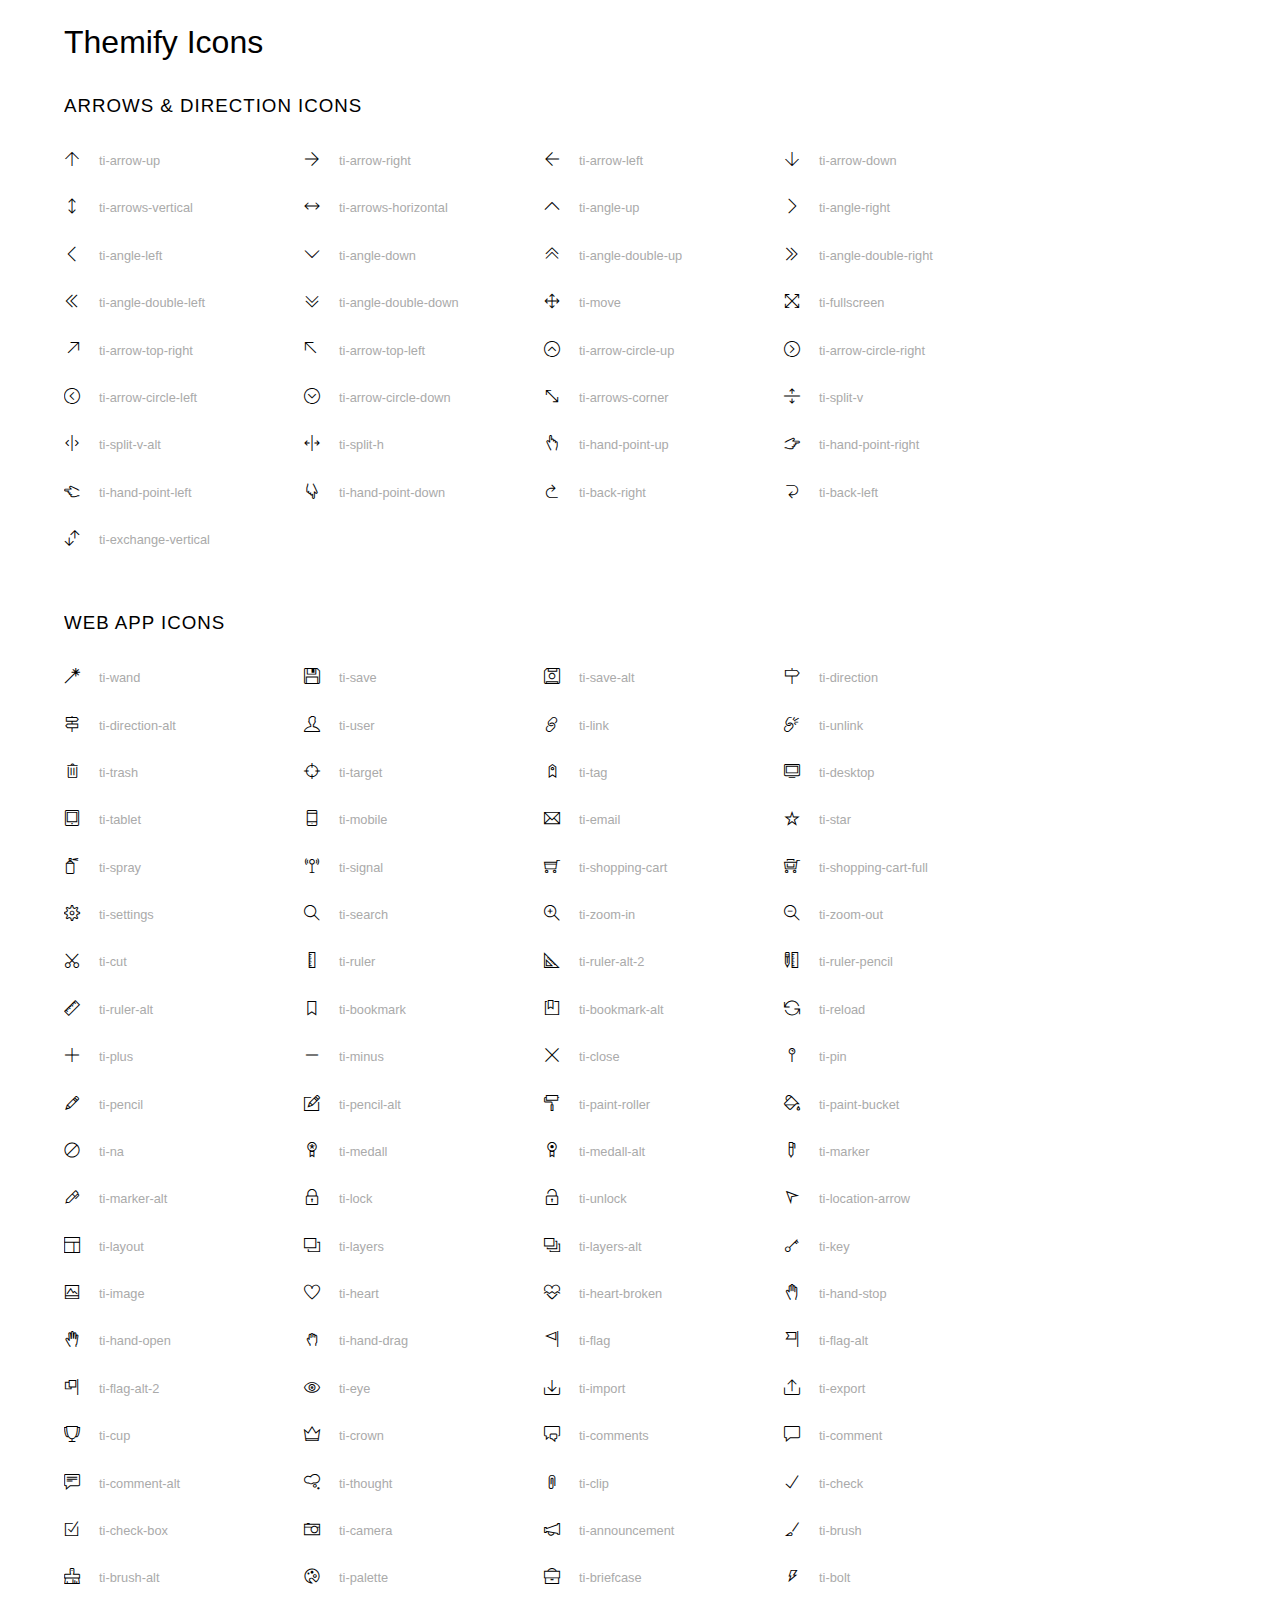
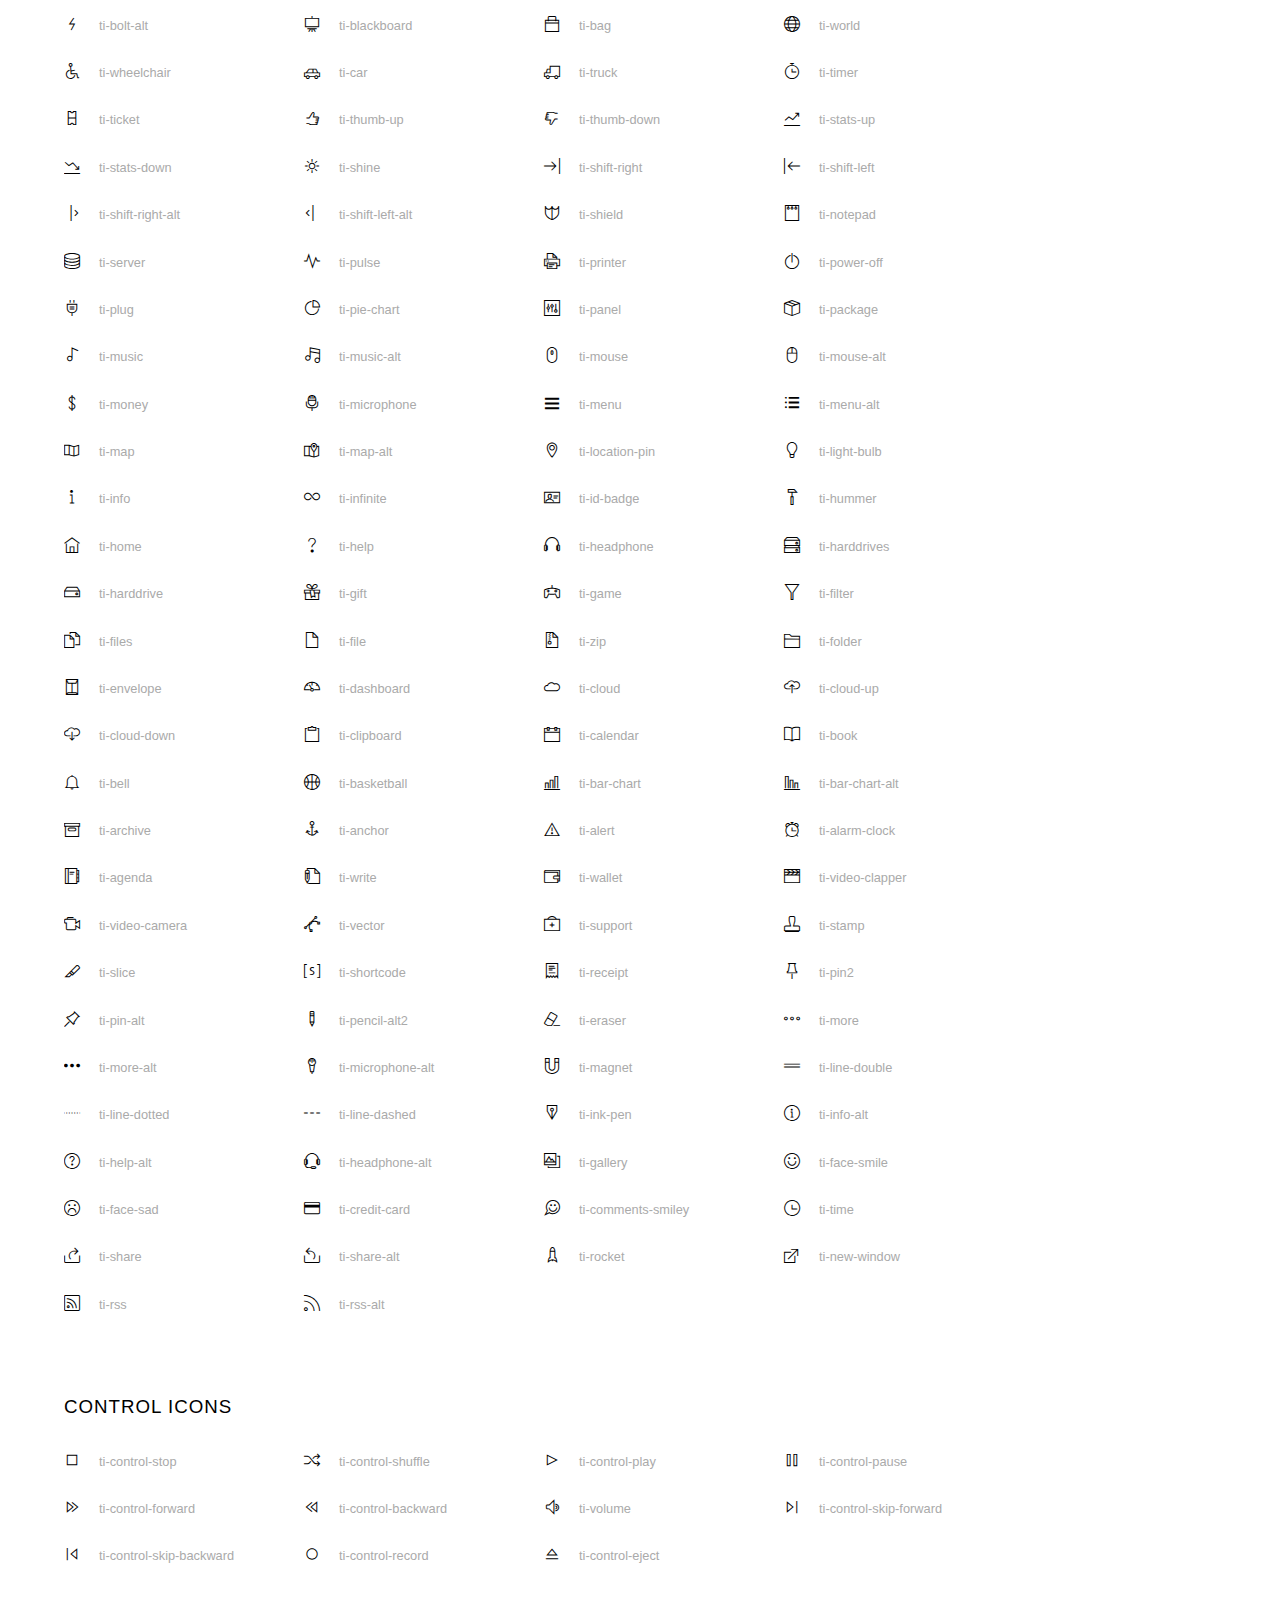
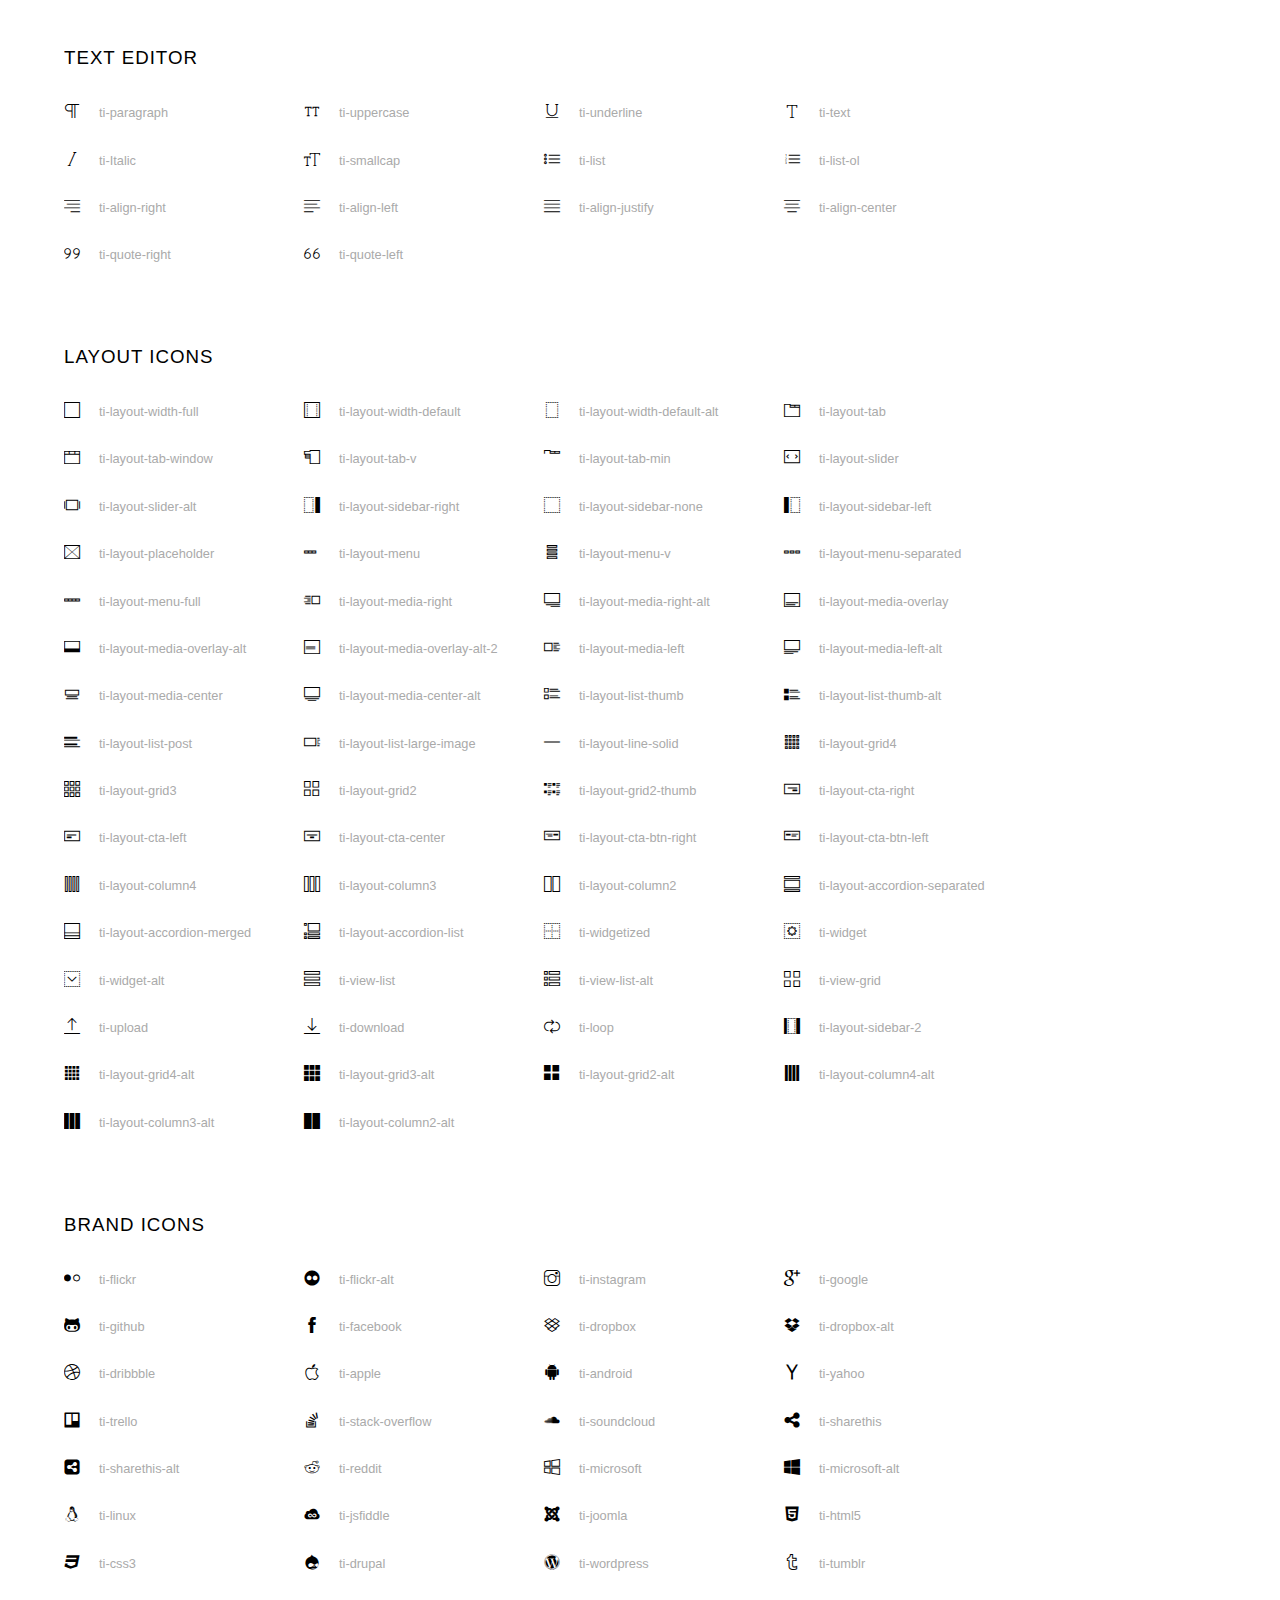
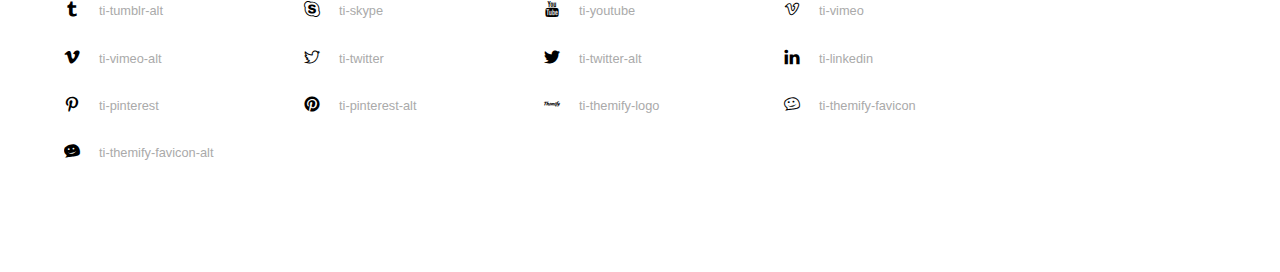
<file: Easy.UI/vendor/iconfonts/ti-icons/index.html>
<!doctype html>
<html>
<head>
	<meta charset="utf-8">
	<title>Themify Icon Font</title>
	<meta name="viewport" content="width=device-width">
	<link rel="stylesheet" href="demo-files/demo.css">
	<link rel="stylesheet" href="css/themify-icons.css">
	<!--[if lt IE 8]><!-->
	<link rel="stylesheet" href="ie7/ie7.css">
	<!--<![endif]-->
</head>
<body>
	<h1>Themify Icons</h1>

	<div class="icon-section">

		<div class="icon-section">
			<h3>Arrows &amp; Direction Icons </h3>

			<div class="icon-container">
				<span class="ti-arrow-up"></span><span class="icon-name"> ti-arrow-up</span>
			</div>
			<div class="icon-container">
				<span class="ti-arrow-right"></span><span class="icon-name"> ti-arrow-right</span>
			</div>
			<div class="icon-container">
				<span class="ti-arrow-left"></span><span class="icon-name"> ti-arrow-left</span>
			</div>
			<div class="icon-container">
				<span class="ti-arrow-down"></span><span class="icon-name"> ti-arrow-down</span>
			</div>
			<div class="icon-container">
				<span class="ti-arrows-vertical"></span><span class="icon-name"> ti-arrows-vertical</span>
			</div>
			<div class="icon-container">
				<span class="ti-arrows-horizontal"></span><span class="icon-name"> ti-arrows-horizontal</span>
			</div>
			<div class="icon-container">
				<span class="ti-angle-up"></span><span class="icon-name"> ti-angle-up</span>
			</div>
			<div class="icon-container">
				<span class="ti-angle-right"></span><span class="icon-name"> ti-angle-right</span>
			</div>
			<div class="icon-container">
				<span class="ti-angle-left"></span><span class="icon-name"> ti-angle-left</span>
			</div>
			<div class="icon-container">
				<span class="ti-angle-down"></span><span class="icon-name"> ti-angle-down</span>
			</div>	
			<div class="icon-container">
				<span class="ti-angle-double-up"></span><span class="icon-name"> ti-angle-double-up</span>
			</div>
			<div class="icon-container">
				<span class="ti-angle-double-right"></span><span class="icon-name"> ti-angle-double-right</span>
			</div>
			<div class="icon-container">
				<span class="ti-angle-double-left"></span><span class="icon-name"> ti-angle-double-left</span>
			</div>
			<div class="icon-container">
				<span class="ti-angle-double-down"></span><span class="icon-name"> ti-angle-double-down</span>
			</div>					
			<div class="icon-container">
				<span class="ti-move"></span><span class="icon-name"> ti-move</span>
			</div>
			<div class="icon-container">
				<span class="ti-fullscreen"></span><span class="icon-name"> ti-fullscreen</span>
			</div>
			<div class="icon-container">
				<span class="ti-arrow-top-right"></span><span class="icon-name"> ti-arrow-top-right</span>
			</div>
			<div class="icon-container">
				<span class="ti-arrow-top-left"></span><span class="icon-name"> ti-arrow-top-left</span>
			</div>
			<div class="icon-container">
				<span class="ti-arrow-circle-up"></span><span class="icon-name"> ti-arrow-circle-up</span>
			</div>
			<div class="icon-container">
				<span class="ti-arrow-circle-right"></span><span class="icon-name"> ti-arrow-circle-right</span>
			</div>
			<div class="icon-container">
				<span class="ti-arrow-circle-left"></span><span class="icon-name"> ti-arrow-circle-left</span>
			</div>
			<div class="icon-container">
				<span class="ti-arrow-circle-down"></span><span class="icon-name"> ti-arrow-circle-down</span>
			</div>
			<div class="icon-container">
				<span class="ti-arrows-corner"></span><span class="icon-name"> ti-arrows-corner</span>
			</div>
			<div class="icon-container">
				<span class="ti-split-v"></span><span class="icon-name"> ti-split-v</span>
			</div>

			<div class="icon-container">
				<span class="ti-split-v-alt"></span><span class="icon-name"> ti-split-v-alt</span>
			</div>
			<div class="icon-container">
				<span class="ti-split-h"></span><span class="icon-name"> ti-split-h</span>
			</div>
			<div class="icon-container">
				<span class="ti-hand-point-up"></span><span class="icon-name"> ti-hand-point-up</span>
			</div>
			<div class="icon-container">
				<span class="ti-hand-point-right"></span><span class="icon-name"> ti-hand-point-right</span>
			</div>
			<div class="icon-container">
				<span class="ti-hand-point-left"></span><span class="icon-name"> ti-hand-point-left</span>
			</div>
			<div class="icon-container">
				<span class="ti-hand-point-down"></span><span class="icon-name"> ti-hand-point-down</span>
			</div>
			<div class="icon-container">
				<span class="ti-back-right"></span><span class="icon-name"> ti-back-right</span>
			</div>
			<div class="icon-container">
				<span class="ti-back-left"></span><span class="icon-name"> ti-back-left</span>
			</div>
			<div class="icon-container">
				<span class="ti-exchange-vertical"></span><span class="icon-name"> ti-exchange-vertical</span>
			</div>

		</div> <!-- Arrows Icons -->



		<h3>Web App Icons</h3>
		
		<div class="icon-section">

			<div class="icon-container">
				<span class="ti-wand"></span><span class="icon-name"> ti-wand</span>
			</div>
			<div class="icon-container">
				<span class="ti-save"></span><span class="icon-name"> ti-save</span>
			</div>
			<div class="icon-container">
				<span class="ti-save-alt"></span><span class="icon-name"> ti-save-alt</span>
			</div>

			<div class="icon-container">
				<span class="ti-direction"></span><span class="icon-name"> ti-direction</span>
			</div>
			<div class="icon-container">
				<span class="ti-direction-alt"></span><span class="icon-name"> ti-direction-alt</span>
			</div>
			<div class="icon-container">
				<span class="ti-user"></span><span class="icon-name"> ti-user</span>
			</div>
			<div class="icon-container">
				<span class="ti-link"></span><span class="icon-name"> ti-link</span>
			</div>
			<div class="icon-container">
				<span class="ti-unlink"></span><span class="icon-name"> ti-unlink</span>
			</div>
			<div class="icon-container">
				<span class="ti-trash"></span><span class="icon-name"> ti-trash</span>
			</div>
			<div class="icon-container">
				<span class="ti-target"></span><span class="icon-name"> ti-target</span>
			</div>
			<div class="icon-container">
				<span class="ti-tag"></span><span class="icon-name"> ti-tag</span>
			</div>
			<div class="icon-container">
				<span class="ti-desktop"></span><span class="icon-name"> ti-desktop</span>
			</div>
			<div class="icon-container">
				<span class="ti-tablet"></span><span class="icon-name"> ti-tablet</span>
			</div>
			<div class="icon-container">
				<span class="ti-mobile"></span><span class="icon-name"> ti-mobile</span>
			</div>
			<div class="icon-container">
				<span class="ti-email"></span><span class="icon-name"> ti-email</span>
			</div>	
			<div class="icon-container">
				<span class="ti-star"></span><span class="icon-name"> ti-star</span>
			</div>
			<div class="icon-container">
				<span class="ti-spray"></span><span class="icon-name"> ti-spray</span>
			</div>
			<div class="icon-container">
				<span class="ti-signal"></span><span class="icon-name"> ti-signal</span>
			</div>
			<div class="icon-container">
				<span class="ti-shopping-cart"></span><span class="icon-name"> ti-shopping-cart</span>
			</div>
			<div class="icon-container">
				<span class="ti-shopping-cart-full"></span><span class="icon-name"> ti-shopping-cart-full</span>
			</div>
			<div class="icon-container">
				<span class="ti-settings"></span><span class="icon-name"> ti-settings</span>
			</div>
			<div class="icon-container">
				<span class="ti-search"></span><span class="icon-name"> ti-search</span>
			</div>
			<div class="icon-container">
				<span class="ti-zoom-in"></span><span class="icon-name"> ti-zoom-in</span>
			</div>
			<div class="icon-container">
				<span class="ti-zoom-out"></span><span class="icon-name"> ti-zoom-out</span>
			</div>
			<div class="icon-container">
				<span class="ti-cut"></span><span class="icon-name"> ti-cut</span>
			</div>
			<div class="icon-container">
				<span class="ti-ruler"></span><span class="icon-name"> ti-ruler</span>
			</div>
			<div class="icon-container">
				<span class="ti-ruler-alt-2"></span><span class="icon-name"> ti-ruler-alt-2</span>
			</div>			
			<div class="icon-container">
				<span class="ti-ruler-pencil"></span><span class="icon-name"> ti-ruler-pencil</span>
			</div>
			<div class="icon-container">
				<span class="ti-ruler-alt"></span><span class="icon-name"> ti-ruler-alt</span>
			</div>
			<div class="icon-container">
				<span class="ti-bookmark"></span><span class="icon-name"> ti-bookmark</span>
			</div>
			<div class="icon-container">
				<span class="ti-bookmark-alt"></span><span class="icon-name"> ti-bookmark-alt</span>
			</div>
			<div class="icon-container">
				<span class="ti-reload"></span><span class="icon-name"> ti-reload</span>
			</div>
			<div class="icon-container">
				<span class="ti-plus"></span><span class="icon-name"> ti-plus</span>
			</div>
			<div class="icon-container">
				<span class="ti-minus"></span><span class="icon-name"> ti-minus</span>
			</div>
			<div class="icon-container">
				<span class="ti-close"></span><span class="icon-name"> ti-close</span>
			</div>			
			<div class="icon-container">
				<span class="ti-pin"></span><span class="icon-name"> ti-pin</span>
			</div>
			<div class="icon-container">
				<span class="ti-pencil"></span><span class="icon-name"> ti-pencil</span>
			</div>
					
		  	<div class="icon-container">
				<span class="ti-pencil-alt"></span><span class="icon-name"> ti-pencil-alt</span>
			</div>
			<div class="icon-container">
				<span class="ti-paint-roller"></span><span class="icon-name"> ti-paint-roller</span>
			</div>
			<div class="icon-container">
				<span class="ti-paint-bucket"></span><span class="icon-name"> ti-paint-bucket</span>
			</div>
			<div class="icon-container">
				<span class="ti-na"></span><span class="icon-name"> ti-na</span>
			</div>
			<div class="icon-container">
				<span class="ti-medall"></span><span class="icon-name"> ti-medall</span>
			</div>
			<div class="icon-container">
				<span class="ti-medall-alt"></span><span class="icon-name"> ti-medall-alt</span>
			</div>
			<div class="icon-container">
				<span class="ti-marker"></span><span class="icon-name"> ti-marker</span>
			</div>
			<div class="icon-container">
				<span class="ti-marker-alt"></span><span class="icon-name"> ti-marker-alt</span>
			</div>

			<div class="icon-container">
				<span class="ti-lock"></span><span class="icon-name"> ti-lock</span>
			</div>
			<div class="icon-container">
				<span class="ti-unlock"></span><span class="icon-name"> ti-unlock</span>
			</div>
			<div class="icon-container">
				<span class="ti-location-arrow"></span><span class="icon-name"> ti-location-arrow</span>
			</div>
			<div class="icon-container">
				<span class="ti-layout"></span><span class="icon-name"> ti-layout</span>
			</div>
			<div class="icon-container">
				<span class="ti-layers"></span><span class="icon-name"> ti-layers</span>
			</div>
			<div class="icon-container">
				<span class="ti-layers-alt"></span><span class="icon-name"> ti-layers-alt</span>
			</div>
			<div class="icon-container">
				<span class="ti-key"></span><span class="icon-name"> ti-key</span>
			</div>
			<div class="icon-container">
				<span class="ti-image"></span><span class="icon-name"> ti-image</span>
			</div>
			<div class="icon-container">
				<span class="ti-heart"></span><span class="icon-name"> ti-heart</span>
			</div>
			<div class="icon-container">
				<span class="ti-heart-broken"></span><span class="icon-name"> ti-heart-broken</span>
			</div>
			<div class="icon-container">
				<span class="ti-hand-stop"></span><span class="icon-name"> ti-hand-stop</span>
			</div>
			<div class="icon-container">
				<span class="ti-hand-open"></span><span class="icon-name"> ti-hand-open</span>
			</div>
			<div class="icon-container">
				<span class="ti-hand-drag"></span><span class="icon-name"> ti-hand-drag</span>
			</div>
			<div class="icon-container">
				<span class="ti-flag"></span><span class="icon-name"> ti-flag</span>
			</div>
			<div class="icon-container">
				<span class="ti-flag-alt"></span><span class="icon-name"> ti-flag-alt</span>
			</div>
			<div class="icon-container">
				<span class="ti-flag-alt-2"></span><span class="icon-name"> ti-flag-alt-2</span>
			</div>
			<div class="icon-container">
				<span class="ti-eye"></span><span class="icon-name"> ti-eye</span>
			</div>
			<div class="icon-container">
				<span class="ti-import"></span><span class="icon-name"> ti-import</span>
			</div>			
			<div class="icon-container">
				<span class="ti-export"></span><span class="icon-name"> ti-export</span>
			</div>
			<div class="icon-container">
				<span class="ti-cup"></span><span class="icon-name"> ti-cup</span>
			</div>
			<div class="icon-container">
				<span class="ti-crown"></span><span class="icon-name"> ti-crown</span>
			</div>
			<div class="icon-container">
				<span class="ti-comments"></span><span class="icon-name"> ti-comments</span>
			</div>
			<div class="icon-container">
				<span class="ti-comment"></span><span class="icon-name"> ti-comment</span>
			</div>
			<div class="icon-container">
				<span class="ti-comment-alt"></span><span class="icon-name"> ti-comment-alt</span>
			</div>
			<div class="icon-container">
				<span class="ti-thought"></span><span class="icon-name"> ti-thought</span>
			</div>			
			<div class="icon-container">
				<span class="ti-clip"></span><span class="icon-name"> ti-clip</span>
			</div>

			<div class="icon-container">
				<span class="ti-check"></span><span class="icon-name"> ti-check</span>
			</div>
			<div class="icon-container">
				<span class="ti-check-box"></span><span class="icon-name"> ti-check-box</span>
			</div>
			<div class="icon-container">
				<span class="ti-camera"></span><span class="icon-name"> ti-camera</span>
			</div>
			<div class="icon-container">
				<span class="ti-announcement"></span><span class="icon-name"> ti-announcement</span>
			</div>
			<div class="icon-container">
				<span class="ti-brush"></span><span class="icon-name"> ti-brush</span>
			</div>
			<div class="icon-container">
				<span class="ti-brush-alt"></span><span class="icon-name"> ti-brush-alt</span>
			</div>
			<div class="icon-container">
				<span class="ti-palette"></span><span class="icon-name"> ti-palette</span>
			</div>			
			<div class="icon-container">
				<span class="ti-briefcase"></span><span class="icon-name"> ti-briefcase</span>
			</div>
			<div class="icon-container">
				<span class="ti-bolt"></span><span class="icon-name"> ti-bolt</span>
			</div>
			<div class="icon-container">
				<span class="ti-bolt-alt"></span><span class="icon-name"> ti-bolt-alt</span>
			</div>
			<div class="icon-container">
				<span class="ti-blackboard"></span><span class="icon-name"> ti-blackboard</span>
			</div>
			<div class="icon-container">
				<span class="ti-bag"></span><span class="icon-name"> ti-bag</span>
			</div>
			<div class="icon-container">
				<span class="ti-world"></span><span class="icon-name"> ti-world</span>
			</div>
			<div class="icon-container">
				<span class="ti-wheelchair"></span><span class="icon-name"> ti-wheelchair</span>
			</div>
			<div class="icon-container">
				<span class="ti-car"></span><span class="icon-name"> ti-car</span>
			</div>
			<div class="icon-container">
				<span class="ti-truck"></span><span class="icon-name"> ti-truck</span>
			</div>
			<div class="icon-container">
				<span class="ti-timer"></span><span class="icon-name"> ti-timer</span>
			</div>
			<div class="icon-container">
				<span class="ti-ticket"></span><span class="icon-name"> ti-ticket</span>
			</div>
			<div class="icon-container">
				<span class="ti-thumb-up"></span><span class="icon-name"> ti-thumb-up</span>
			</div>
			<div class="icon-container">
				<span class="ti-thumb-down"></span><span class="icon-name"> ti-thumb-down</span>
			</div>

			<div class="icon-container">
				<span class="ti-stats-up"></span><span class="icon-name"> ti-stats-up</span>
			</div>
			<div class="icon-container">
				<span class="ti-stats-down"></span><span class="icon-name"> ti-stats-down</span>
			</div>
			<div class="icon-container">
				<span class="ti-shine"></span><span class="icon-name"> ti-shine</span>
			</div>
			<div class="icon-container">
				<span class="ti-shift-right"></span><span class="icon-name"> ti-shift-right</span>
			</div>
			<div class="icon-container">
				<span class="ti-shift-left"></span><span class="icon-name"> ti-shift-left</span>
			</div>

			<div class="icon-container">
				<span class="ti-shift-right-alt"></span><span class="icon-name"> ti-shift-right-alt</span>
			</div>
			<div class="icon-container">
				<span class="ti-shift-left-alt"></span><span class="icon-name"> ti-shift-left-alt</span>
			</div>
			<div class="icon-container">
				<span class="ti-shield"></span><span class="icon-name"> ti-shield</span>
			</div>
			<div class="icon-container">
				<span class="ti-notepad"></span><span class="icon-name"> ti-notepad</span>
			</div>
			<div class="icon-container">
				<span class="ti-server"></span><span class="icon-name"> ti-server</span>
			</div>

			<div class="icon-container">
				<span class="ti-pulse"></span><span class="icon-name"> ti-pulse</span>
			</div>
			<div class="icon-container">
				<span class="ti-printer"></span><span class="icon-name"> ti-printer</span>
			</div>
			<div class="icon-container">
				<span class="ti-power-off"></span><span class="icon-name"> ti-power-off</span>
			</div>
			<div class="icon-container">
				<span class="ti-plug"></span><span class="icon-name"> ti-plug</span>
			</div>
			<div class="icon-container">
				<span class="ti-pie-chart"></span><span class="icon-name"> ti-pie-chart</span>
			</div>

			<div class="icon-container">
				<span class="ti-panel"></span><span class="icon-name"> ti-panel</span>
			</div>
			<div class="icon-container">
				<span class="ti-package"></span><span class="icon-name"> ti-package</span>
			</div>
			<div class="icon-container">
				<span class="ti-music"></span><span class="icon-name"> ti-music</span>
			</div>
			<div class="icon-container">
				<span class="ti-music-alt"></span><span class="icon-name"> ti-music-alt</span>
			</div>
			<div class="icon-container">
				<span class="ti-mouse"></span><span class="icon-name"> ti-mouse</span>
			</div>
			<div class="icon-container">
				<span class="ti-mouse-alt"></span><span class="icon-name"> ti-mouse-alt</span>
			</div>
			<div class="icon-container">
				<span class="ti-money"></span><span class="icon-name"> ti-money</span>
			</div>
			<div class="icon-container">
				<span class="ti-microphone"></span><span class="icon-name"> ti-microphone</span>
			</div>
			<div class="icon-container">
				<span class="ti-menu"></span><span class="icon-name"> ti-menu</span>
			</div>
			<div class="icon-container">
				<span class="ti-menu-alt"></span><span class="icon-name"> ti-menu-alt</span>
			</div>
			<div class="icon-container">
				<span class="ti-map"></span><span class="icon-name"> ti-map</span>
			</div>
			<div class="icon-container">
				<span class="ti-map-alt"></span><span class="icon-name"> ti-map-alt</span>
			</div>

			<div class="icon-container">
				<span class="ti-location-pin"></span><span class="icon-name"> ti-location-pin</span>
			</div>

			<div class="icon-container">
				<span class="ti-light-bulb"></span><span class="icon-name"> ti-light-bulb</span>
			</div>
			<div class="icon-container">
				<span class="ti-info"></span><span class="icon-name"> ti-info</span>
			</div>
			<div class="icon-container">
				<span class="ti-infinite"></span><span class="icon-name"> ti-infinite</span>
			</div>
			<div class="icon-container">
				<span class="ti-id-badge"></span><span class="icon-name"> ti-id-badge</span>
			</div>
			<div class="icon-container">
				<span class="ti-hummer"></span><span class="icon-name"> ti-hummer</span>
			</div>
			<div class="icon-container">
				<span class="ti-home"></span><span class="icon-name"> ti-home</span>
			</div>
			<div class="icon-container">
				<span class="ti-help"></span><span class="icon-name"> ti-help</span>
			</div>
			<div class="icon-container">
				<span class="ti-headphone"></span><span class="icon-name"> ti-headphone</span>
			</div>
			<div class="icon-container">
				<span class="ti-harddrives"></span><span class="icon-name"> ti-harddrives</span>
			</div>
			<div class="icon-container">
				<span class="ti-harddrive"></span><span class="icon-name"> ti-harddrive</span>
			</div>
			<div class="icon-container">
				<span class="ti-gift"></span><span class="icon-name"> ti-gift</span>
			</div>
			<div class="icon-container">
				<span class="ti-game"></span><span class="icon-name"> ti-game</span>
			</div>
			<div class="icon-container">
				<span class="ti-filter"></span><span class="icon-name"> ti-filter</span>
			</div>
			<div class="icon-container">
				<span class="ti-files"></span><span class="icon-name"> ti-files</span>
			</div>
			<div class="icon-container">
				<span class="ti-file"></span><span class="icon-name"> ti-file</span>
			</div>
			<div class="icon-container">
				<span class="ti-zip"></span><span class="icon-name"> ti-zip</span>
			</div>
			<div class="icon-container">
				<span class="ti-folder"></span><span class="icon-name"> ti-folder</span>
			</div>			
			<div class="icon-container">
				<span class="ti-envelope"></span><span class="icon-name"> ti-envelope</span>
			</div>


			<div class="icon-container">
				<span class="ti-dashboard"></span><span class="icon-name"> ti-dashboard</span>
			</div>
			<div class="icon-container">
				<span class="ti-cloud"></span><span class="icon-name"> ti-cloud</span>
			</div>
			<div class="icon-container">
				<span class="ti-cloud-up"></span><span class="icon-name"> ti-cloud-up</span>
			</div>
			<div class="icon-container">
				<span class="ti-cloud-down"></span><span class="icon-name"> ti-cloud-down</span>
			</div>
			<div class="icon-container">
				<span class="ti-clipboard"></span><span class="icon-name"> ti-clipboard</span>
			</div>
			<div class="icon-container">
				<span class="ti-calendar"></span><span class="icon-name"> ti-calendar</span>
			</div>
			<div class="icon-container">
				<span class="ti-book"></span><span class="icon-name"> ti-book</span>
			</div>
			<div class="icon-container">
				<span class="ti-bell"></span><span class="icon-name"> ti-bell</span>
			</div>
			<div class="icon-container">
				<span class="ti-basketball"></span><span class="icon-name"> ti-basketball</span>
			</div>
			<div class="icon-container">
				<span class="ti-bar-chart"></span><span class="icon-name"> ti-bar-chart</span>
			</div>
			<div class="icon-container">
				<span class="ti-bar-chart-alt"></span><span class="icon-name"> ti-bar-chart-alt</span>
			</div>


			<div class="icon-container">
				<span class="ti-archive"></span><span class="icon-name"> ti-archive</span>
			</div>
			<div class="icon-container">
				<span class="ti-anchor"></span><span class="icon-name"> ti-anchor</span>
			</div>

			<div class="icon-container">
				<span class="ti-alert"></span><span class="icon-name"> ti-alert</span>
			</div>
			<div class="icon-container">
				<span class="ti-alarm-clock"></span><span class="icon-name"> ti-alarm-clock</span>
			</div>
			<div class="icon-container">
				<span class="ti-agenda"></span><span class="icon-name"> ti-agenda</span>
			</div>
			<div class="icon-container">
				<span class="ti-write"></span><span class="icon-name"> ti-write</span>
			</div>

			<div class="icon-container">
				<span class="ti-wallet"></span><span class="icon-name"> ti-wallet</span>
			</div>
			<div class="icon-container">
				<span class="ti-video-clapper"></span><span class="icon-name"> ti-video-clapper</span>
			</div>
			<div class="icon-container">
				<span class="ti-video-camera"></span><span class="icon-name"> ti-video-camera</span>
			</div>
			<div class="icon-container">
				<span class="ti-vector"></span><span class="icon-name"> ti-vector</span>
			</div>

			<div class="icon-container">
				<span class="ti-support"></span><span class="icon-name"> ti-support</span>
			</div>
			<div class="icon-container">
				<span class="ti-stamp"></span><span class="icon-name"> ti-stamp</span>
			</div>
			<div class="icon-container">
				<span class="ti-slice"></span><span class="icon-name"> ti-slice</span>
			</div>
			<div class="icon-container">
				<span class="ti-shortcode"></span><span class="icon-name"> ti-shortcode</span>
			</div>
			<div class="icon-container">
				<span class="ti-receipt"></span><span class="icon-name"> ti-receipt</span>
			</div>
			<div class="icon-container">
				<span class="ti-pin2"></span><span class="icon-name"> ti-pin2</span>
			</div>
			<div class="icon-container">
				<span class="ti-pin-alt"></span><span class="icon-name"> ti-pin-alt</span>
			</div>
			<div class="icon-container">
				<span class="ti-pencil-alt2"></span><span class="icon-name"> ti-pencil-alt2</span>
			</div>
			<div class="icon-container">
				<span class="ti-eraser"></span><span class="icon-name"> ti-eraser</span>
			</div>			
			<div class="icon-container">
				<span class="ti-more"></span><span class="icon-name"> ti-more</span>
			</div>
			<div class="icon-container">
				<span class="ti-more-alt"></span><span class="icon-name"> ti-more-alt</span>
			</div>
			<div class="icon-container">
				<span class="ti-microphone-alt"></span><span class="icon-name"> ti-microphone-alt</span>
			</div>
			<div class="icon-container">
				<span class="ti-magnet"></span><span class="icon-name"> ti-magnet</span>
			</div>
			<div class="icon-container">
				<span class="ti-line-double"></span><span class="icon-name"> ti-line-double</span>
			</div>
			<div class="icon-container">
				<span class="ti-line-dotted"></span><span class="icon-name"> ti-line-dotted</span>
			</div>
			<div class="icon-container">
				<span class="ti-line-dashed"></span><span class="icon-name"> ti-line-dashed</span>
			</div>

			<div class="icon-container">
				<span class="ti-ink-pen"></span><span class="icon-name"> ti-ink-pen</span>
			</div>
			<div class="icon-container">
				<span class="ti-info-alt"></span><span class="icon-name"> ti-info-alt</span>
			</div>
			<div class="icon-container">
				<span class="ti-help-alt"></span><span class="icon-name"> ti-help-alt</span>
			</div>
			<div class="icon-container">
				<span class="ti-headphone-alt"></span><span class="icon-name"> ti-headphone-alt</span>
			</div>

			<div class="icon-container">
				<span class="ti-gallery"></span><span class="icon-name"> ti-gallery</span>
			</div>
			<div class="icon-container">
				<span class="ti-face-smile"></span><span class="icon-name"> ti-face-smile</span>
			</div>
			<div class="icon-container">
				<span class="ti-face-sad"></span><span class="icon-name"> ti-face-sad</span>
			</div>
			<div class="icon-container">
				<span class="ti-credit-card"></span><span class="icon-name"> ti-credit-card</span>
			</div>
			<div class="icon-container">
				<span class="ti-comments-smiley"></span><span class="icon-name"> ti-comments-smiley</span>
			</div>
			<div class="icon-container">
				<span class="ti-time"></span><span class="icon-name"> ti-time</span>
			</div>
			<div class="icon-container">
				<span class="ti-share"></span><span class="icon-name"> ti-share</span>
			</div>
			<div class="icon-container">
				<span class="ti-share-alt"></span><span class="icon-name"> ti-share-alt</span>
			</div>
			<div class="icon-container">
				<span class="ti-rocket"></span><span class="icon-name"> ti-rocket</span>
			</div>

			<div class="icon-container">
				<span class="ti-new-window"></span><span class="icon-name"> ti-new-window</span>
			</div>

			<div class="icon-container">
				<span class="ti-rss"></span><span class="icon-name"> ti-rss</span>
			</div>

			<div class="icon-container">
				<span class="ti-rss-alt"></span><span class="icon-name"> ti-rss-alt</span>
			</div>
			
		</div><!-- Web App Icons -->


		<div class="icon-section">
			<h3>Control Icons</h3>
			<div class="icon-container">
				<span class="ti-control-stop"></span><span class="icon-name"> ti-control-stop</span>
			</div>
			<div class="icon-container">
				<span class="ti-control-shuffle"></span><span class="icon-name"> ti-control-shuffle</span>
			</div>
			<div class="icon-container">
				<span class="ti-control-play"></span><span class="icon-name"> ti-control-play</span>
			</div>
			<div class="icon-container">
				<span class="ti-control-pause"></span><span class="icon-name"> ti-control-pause</span>
			</div>
			<div class="icon-container">
				<span class="ti-control-forward"></span><span class="icon-name"> ti-control-forward</span>
			</div>
			<div class="icon-container">
				<span class="ti-control-backward"></span><span class="icon-name"> ti-control-backward</span>
			</div>	
			<div class="icon-container">
				<span class="ti-volume"></span><span class="icon-name"> ti-volume</span>
			</div>
			<div class="icon-container">
				<span class="ti-control-skip-forward"></span><span class="icon-name"> ti-control-skip-forward</span>
			</div>
			<div class="icon-container">
				<span class="ti-control-skip-backward"></span><span class="icon-name"> ti-control-skip-backward</span>
			</div>
			<div class="icon-container">
				<span class="ti-control-record"></span><span class="icon-name"> ti-control-record</span>
			</div>
			<div class="icon-container">
				<span class="ti-control-eject"></span><span class="icon-name"> ti-control-eject</span>
			</div>			
		</div> <!-- Control Icons -->


		<div class="icon-section">
			<h3>Text Editor</h3>

			<div class="icon-container">
				<span class="ti-paragraph"></span><span class="icon-name"> ti-paragraph</span>
			</div>
			<div class="icon-container">
				<span class="ti-uppercase"></span><span class="icon-name"> ti-uppercase</span>
			</div>

			<div class="icon-container">
				<span class="ti-underline"></span><span class="icon-name"> ti-underline</span>
			</div>
			<div class="icon-container">
				<span class="ti-text"></span><span class="icon-name"> ti-text</span>
			</div>
			<div class="icon-container">
				<span class="ti-Italic"></span><span class="icon-name"> ti-Italic</span>
			</div>
			<div class="icon-container">
				<span class="ti-smallcap"></span><span class="icon-name"> ti-smallcap</span>
			</div>
			<div class="icon-container">
				<span class="ti-list"></span><span class="icon-name"> ti-list</span>
			</div>
			<div class="icon-container">
				<span class="ti-list-ol"></span><span class="icon-name"> ti-list-ol</span>
			</div>
			<div class="icon-container">
				<span class="ti-align-right"></span><span class="icon-name"> ti-align-right</span>
			</div>
			<div class="icon-container">
				<span class="ti-align-left"></span><span class="icon-name"> ti-align-left</span>
			</div>
			<div class="icon-container">
				<span class="ti-align-justify"></span><span class="icon-name"> ti-align-justify</span>
			</div>
			<div class="icon-container">
				<span class="ti-align-center"></span><span class="icon-name"> ti-align-center</span>
			</div>
			<div class="icon-container">
				<span class="ti-quote-right"></span><span class="icon-name"> ti-quote-right</span>
			</div>
			<div class="icon-container">
				<span class="ti-quote-left"></span><span class="icon-name"> ti-quote-left</span>
			</div>

		</div> <!-- Text Editor -->



		<div class="icon-section">
			<h3>Layout Icons</h3>
			<div class="icon-container">
				<span class="ti-layout-width-full"></span><span class="icon-name"> ti-layout-width-full</span>
			</div>
			<div class="icon-container">
				<span class="ti-layout-width-default"></span><span class="icon-name"> ti-layout-width-default</span>
			</div>
			<div class="icon-container">
				<span class="ti-layout-width-default-alt"></span><span class="icon-name"> ti-layout-width-default-alt</span>
			</div>
			<div class="icon-container">
				<span class="ti-layout-tab"></span><span class="icon-name"> ti-layout-tab</span>
			</div>
			<div class="icon-container">
				<span class="ti-layout-tab-window"></span><span class="icon-name"> ti-layout-tab-window</span>
			</div>
			<div class="icon-container">
				<span class="ti-layout-tab-v"></span><span class="icon-name"> ti-layout-tab-v</span>
			</div>
			<div class="icon-container">
				<span class="ti-layout-tab-min"></span><span class="icon-name"> ti-layout-tab-min</span>
			</div>
			<div class="icon-container">
				<span class="ti-layout-slider"></span><span class="icon-name"> ti-layout-slider</span>
			</div>
			<div class="icon-container">
				<span class="ti-layout-slider-alt"></span><span class="icon-name"> ti-layout-slider-alt</span>
			</div>
			<div class="icon-container">
				<span class="ti-layout-sidebar-right"></span><span class="icon-name"> ti-layout-sidebar-right</span>
			</div>
			<div class="icon-container">
				<span class="ti-layout-sidebar-none"></span><span class="icon-name"> ti-layout-sidebar-none</span>
			</div>
			<div class="icon-container">
				<span class="ti-layout-sidebar-left"></span><span class="icon-name"> ti-layout-sidebar-left</span>
			</div>
			<div class="icon-container">
				<span class="ti-layout-placeholder"></span><span class="icon-name"> ti-layout-placeholder</span>
			</div>
			<div class="icon-container">
				<span class="ti-layout-menu"></span><span class="icon-name"> ti-layout-menu</span>
			</div>
			<div class="icon-container">
				<span class="ti-layout-menu-v"></span><span class="icon-name"> ti-layout-menu-v</span>
			</div>
			<div class="icon-container">
				<span class="ti-layout-menu-separated"></span><span class="icon-name"> ti-layout-menu-separated</span>
			</div>
			<div class="icon-container">
				<span class="ti-layout-menu-full"></span><span class="icon-name"> ti-layout-menu-full</span>
			</div>
			<div class="icon-container">
				<span class="ti-layout-media-right"></span><span class="icon-name"> ti-layout-media-right</span>
			</div>
			<div class="icon-container">
				<span class="ti-layout-media-right-alt"></span><span class="icon-name"> ti-layout-media-right-alt</span>
			</div>
			<div class="icon-container">
				<span class="ti-layout-media-overlay"></span><span class="icon-name"> ti-layout-media-overlay</span>
			</div>
			<div class="icon-container">
				<span class="ti-layout-media-overlay-alt"></span><span class="icon-name"> ti-layout-media-overlay-alt</span>
			</div>
			<div class="icon-container">
				<span class="ti-layout-media-overlay-alt-2"></span><span class="icon-name"> ti-layout-media-overlay-alt-2</span>
			</div>
			<div class="icon-container">
				<span class="ti-layout-media-left"></span><span class="icon-name"> ti-layout-media-left</span>
			</div>
			<div class="icon-container">
				<span class="ti-layout-media-left-alt"></span><span class="icon-name"> ti-layout-media-left-alt</span>
			</div>
			<div class="icon-container">
				<span class="ti-layout-media-center"></span><span class="icon-name"> ti-layout-media-center</span>
			</div>
			<div class="icon-container">
				<span class="ti-layout-media-center-alt"></span><span class="icon-name"> ti-layout-media-center-alt</span>
			</div>
			<div class="icon-container">
				<span class="ti-layout-list-thumb"></span><span class="icon-name"> ti-layout-list-thumb</span>
			</div>
			<div class="icon-container">
				<span class="ti-layout-list-thumb-alt"></span><span class="icon-name"> ti-layout-list-thumb-alt</span>
			</div>
			<div class="icon-container">
				<span class="ti-layout-list-post"></span><span class="icon-name"> ti-layout-list-post</span>
			</div>
			<div class="icon-container">
				<span class="ti-layout-list-large-image"></span><span class="icon-name"> ti-layout-list-large-image</span>
			</div>
			<div class="icon-container">
				<span class="ti-layout-line-solid"></span><span class="icon-name"> ti-layout-line-solid</span>
			</div>
			<div class="icon-container">
				<span class="ti-layout-grid4"></span><span class="icon-name"> ti-layout-grid4</span>
			</div>
			<div class="icon-container">
				<span class="ti-layout-grid3"></span><span class="icon-name"> ti-layout-grid3</span>
			</div>
			<div class="icon-container">
				<span class="ti-layout-grid2"></span><span class="icon-name"> ti-layout-grid2</span>
			</div>
			<div class="icon-container">
				<span class="ti-layout-grid2-thumb"></span><span class="icon-name"> ti-layout-grid2-thumb</span>
			</div>
			<div class="icon-container">
				<span class="ti-layout-cta-right"></span><span class="icon-name"> ti-layout-cta-right</span>
			</div>
			<div class="icon-container">
				<span class="ti-layout-cta-left"></span><span class="icon-name"> ti-layout-cta-left</span>
			</div>
			<div class="icon-container">
				<span class="ti-layout-cta-center"></span><span class="icon-name"> ti-layout-cta-center</span>
			</div>
			<div class="icon-container">
				<span class="ti-layout-cta-btn-right"></span><span class="icon-name"> ti-layout-cta-btn-right</span>
			</div>
			<div class="icon-container">
				<span class="ti-layout-cta-btn-left"></span><span class="icon-name"> ti-layout-cta-btn-left</span>
			</div>
			<div class="icon-container">
				<span class="ti-layout-column4"></span><span class="icon-name"> ti-layout-column4</span>
			</div>
			<div class="icon-container">
				<span class="ti-layout-column3"></span><span class="icon-name"> ti-layout-column3</span>
			</div>
			<div class="icon-container">
				<span class="ti-layout-column2"></span><span class="icon-name"> ti-layout-column2</span>
			</div>
			<div class="icon-container">
				<span class="ti-layout-accordion-separated"></span><span class="icon-name"> ti-layout-accordion-separated</span>
			</div>
			<div class="icon-container">
				<span class="ti-layout-accordion-merged"></span><span class="icon-name"> ti-layout-accordion-merged</span>
			</div>
			<div class="icon-container">
				<span class="ti-layout-accordion-list"></span><span class="icon-name"> ti-layout-accordion-list</span>
			</div>
			<div class="icon-container">
				<span class="ti-widgetized"></span><span class="icon-name"> ti-widgetized</span>
			</div>
			<div class="icon-container">
				<span class="ti-widget"></span><span class="icon-name"> ti-widget</span>
			</div>
			<div class="icon-container">
				<span class="ti-widget-alt"></span><span class="icon-name"> ti-widget-alt</span>
			</div>
			<div class="icon-container">
				<span class="ti-view-list"></span><span class="icon-name"> ti-view-list</span>
			</div>
			<div class="icon-container">
				<span class="ti-view-list-alt"></span><span class="icon-name"> ti-view-list-alt</span>
			</div>
			<div class="icon-container">
				<span class="ti-view-grid"></span><span class="icon-name"> ti-view-grid</span>
			</div>
			<div class="icon-container">
				<span class="ti-upload"></span><span class="icon-name"> ti-upload</span>
			</div>
			<div class="icon-container">
				<span class="ti-download"></span><span class="icon-name"> ti-download</span>
			</div>	
			<div class="icon-container">
				<span class="ti-loop"></span><span class="icon-name"> ti-loop</span>
			</div>
			<div class="icon-container">
				<span class="ti-layout-sidebar-2"></span><span class="icon-name"> ti-layout-sidebar-2</span>
			</div>
			<div class="icon-container">
				<span class="ti-layout-grid4-alt"></span><span class="icon-name"> ti-layout-grid4-alt</span>
			</div>
			<div class="icon-container">
				<span class="ti-layout-grid3-alt"></span><span class="icon-name"> ti-layout-grid3-alt</span>
			</div>
			<div class="icon-container">
				<span class="ti-layout-grid2-alt"></span><span class="icon-name"> ti-layout-grid2-alt</span>
			</div>
			<div class="icon-container">
				<span class="ti-layout-column4-alt"></span><span class="icon-name"> ti-layout-column4-alt</span>
			</div>
			<div class="icon-container">
				<span class="ti-layout-column3-alt"></span><span class="icon-name"> ti-layout-column3-alt</span>
			</div>
			<div class="icon-container">
				<span class="ti-layout-column2-alt"></span><span class="icon-name"> ti-layout-column2-alt</span>
			</div>		


		</div> <!-- Layout Icons -->


		<div class="icon-section">
			<h3>Brand Icons</h3>

			<div class="icon-container">
				<span class="ti-flickr"></span><span class="icon-name"> ti-flickr</span>
			</div>
			<div class="icon-container">
				<span class="ti-flickr-alt"></span><span class="icon-name"> ti-flickr-alt</span>
			</div>			
			<div class="icon-container">
				<span class="ti-instagram"></span><span class="icon-name"> ti-instagram</span>
			</div>
			<div class="icon-container">
				<span class="ti-google"></span><span class="icon-name"> ti-google</span>
			</div>
			<div class="icon-container">
				<span class="ti-github"></span><span class="icon-name"> ti-github</span>
			</div>

			<div class="icon-container">
				<span class="ti-facebook"></span><span class="icon-name"> ti-facebook</span>
			</div>
			<div class="icon-container">
				<span class="ti-dropbox"></span><span class="icon-name"> ti-dropbox</span>
			</div>
			<div class="icon-container">
				<span class="ti-dropbox-alt"></span><span class="icon-name"> ti-dropbox-alt</span>
			</div>
			<div class="icon-container">
				<span class="ti-dribbble"></span><span class="icon-name"> ti-dribbble</span>
			</div>
			<div class="icon-container">
				<span class="ti-apple"></span><span class="icon-name"> ti-apple</span>
			</div>
			<div class="icon-container">
				<span class="ti-android"></span><span class="icon-name"> ti-android</span>
			</div>
			<div class="icon-container">
				<span class="ti-yahoo"></span><span class="icon-name"> ti-yahoo</span>
			</div>
			<div class="icon-container">
				<span class="ti-trello"></span><span class="icon-name"> ti-trello</span>
			</div>
			<div class="icon-container">
				<span class="ti-stack-overflow"></span><span class="icon-name"> ti-stack-overflow</span>
			</div>
			<div class="icon-container">
				<span class="ti-soundcloud"></span><span class="icon-name"> ti-soundcloud</span>
			</div>
			<div class="icon-container">
				<span class="ti-sharethis"></span><span class="icon-name"> ti-sharethis</span>
			</div>
			<div class="icon-container">
				<span class="ti-sharethis-alt"></span><span class="icon-name"> ti-sharethis-alt</span>
			</div>
			<div class="icon-container">
				<span class="ti-reddit"></span><span class="icon-name"> ti-reddit</span>
			</div>

			<div class="icon-container">
				<span class="ti-microsoft"></span><span class="icon-name"> ti-microsoft</span>
			</div>
			<div class="icon-container">
				<span class="ti-microsoft-alt"></span><span class="icon-name"> ti-microsoft-alt</span>
			</div>
			<div class="icon-container">
				<span class="ti-linux"></span><span class="icon-name"> ti-linux</span>
			</div>
			<div class="icon-container">
				<span class="ti-jsfiddle"></span><span class="icon-name"> ti-jsfiddle</span>
			</div>
			<div class="icon-container">
				<span class="ti-joomla"></span><span class="icon-name"> ti-joomla</span>
			</div>
			<div class="icon-container">
				<span class="ti-html5"></span><span class="icon-name"> ti-html5</span>
			</div>
			<div class="icon-container">
				<span class="ti-css3"></span><span class="icon-name"> ti-css3</span>
			</div>	
			<div class="icon-container">
				<span class="ti-drupal"></span><span class="icon-name"> ti-drupal</span>
			</div>
			<div class="icon-container">
				<span class="ti-wordpress"></span><span class="icon-name"> ti-wordpress</span>
			</div>		
			<div class="icon-container">
				<span class="ti-tumblr"></span><span class="icon-name"> ti-tumblr</span>
			</div>
			<div class="icon-container">
				<span class="ti-tumblr-alt"></span><span class="icon-name"> ti-tumblr-alt</span>
			</div>
			<div class="icon-container">
				<span class="ti-skype"></span><span class="icon-name"> ti-skype</span>
			</div>
			<div class="icon-container">
				<span class="ti-youtube"></span><span class="icon-name"> ti-youtube</span>
			</div>
			<div class="icon-container">
				<span class="ti-vimeo"></span><span class="icon-name"> ti-vimeo</span>
			</div>
			<div class="icon-container">
				<span class="ti-vimeo-alt"></span><span class="icon-name"> ti-vimeo-alt</span>
			</div>			
			<div class="icon-container">
				<span class="ti-twitter"></span><span class="icon-name"> ti-twitter</span>
			</div>
			<div class="icon-container">
				<span class="ti-twitter-alt"></span><span class="icon-name"> ti-twitter-alt</span>
			</div>
			<div class="icon-container">
				<span class="ti-linkedin"></span><span class="icon-name"> ti-linkedin</span>
			</div>
			<div class="icon-container">
				<span class="ti-pinterest"></span><span class="icon-name"> ti-pinterest</span>
			</div>

			<div class="icon-container">
				<span class="ti-pinterest-alt"></span><span class="icon-name"> ti-pinterest-alt</span>
			</div>
			<div class="icon-container">
				<span class="ti-themify-logo"></span><span class="icon-name"> ti-themify-logo</span>
			</div>
			<div class="icon-container">
				<span class="ti-themify-favicon"></span><span class="icon-name"> ti-themify-favicon</span>
			</div>
			<div class="icon-container">
				<span class="ti-themify-favicon-alt"></span><span class="icon-name"> ti-themify-favicon-alt</span>
			</div>

		</div> <!-- brand Icons -->

	</div>

</body>
</html>
</file>
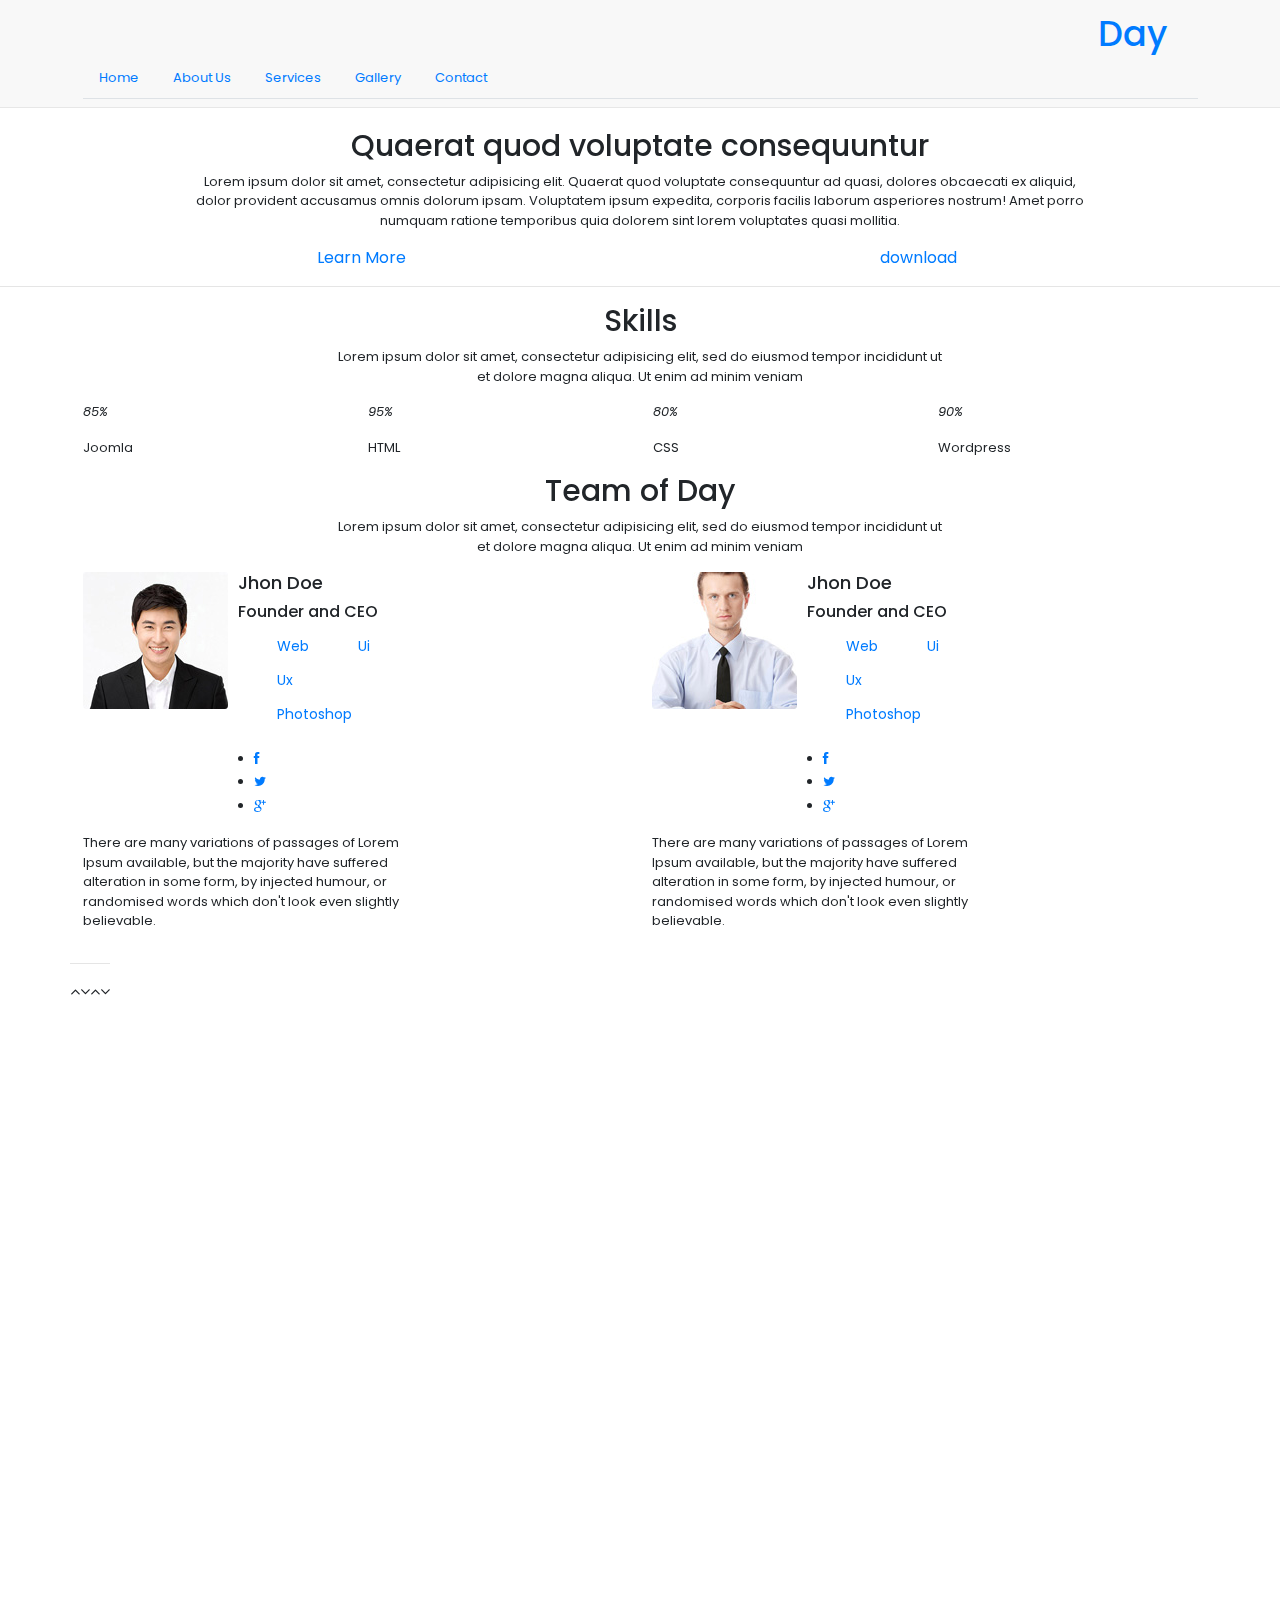
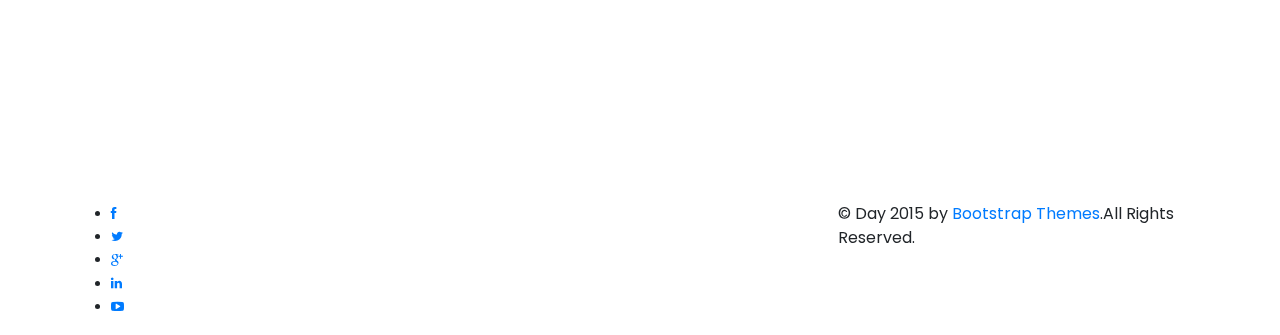
<file: Easy.UI/about.html>
<!DOCTYPE html>
<html lang="en">
  <head>
    <meta charset="utf-8">
    <meta http-equiv="X-UA-Compatible" content="IE=edge">
    <meta name="viewport" content="width=device-width, initial-scale=1">
    <!-- The above 3 meta tags *must* come first in the head; any other head content must come *after* these tags -->
    <title>Day - HTML Bootstrap Template</title>

    <!-- Bootstrap -->
    <link href="css/bootstrap.min.css" rel="stylesheet">
	<link rel="stylesheet" href="css/font-awesome.min.css">
	<link rel="stylesheet" href="css/animate.css">
	<link href="css/animate.min.css" rel="stylesheet"> 
	<link href="css/style.css" rel="stylesheet" />	
    <!-- HTML5 shim and Respond.js for IE8 support of HTML5 elements and media queries -->
    <!-- WARNING: Respond.js doesn't work if you view the page via file:// -->
    <!--[if lt IE 9]>
    <script src="https://oss.maxcdn.com/html5shiv/3.7.2/html5shiv.min.js"></script>
    <script src="https://oss.maxcdn.com/respond/1.4.2/respond.min.js"></script>
    <![endif]-->
  </head>
  <body>	
	<header id="header">
        <nav class="navbar navbar-default navbar-static-top" role="banner">
            <div class="container">
                <div class="navbar-header">
                    <button type="button" class="navbar-toggle" data-toggle="collapse" data-target=".navbar-collapse">
                        <span class="sr-only">Toggle navigation</span>
                        <span class="icon-bar"></span>
                        <span class="icon-bar"></span>
                        <span class="icon-bar"></span>
                    </button>
                   <div class="navbar-brand">
						<a href="index.html"><h1>Day</h1></a>
					</div>
                </div>				
                <div class="navbar-collapse collapse">							
					<div class="menu">
						<ul class="nav nav-tabs" role="tablist">
							<li role="presentation"><a href="index.html">Home</a></li>
							<li role="presentation"><a href="about.html" class="active">About Us</a></li>
							<li role="presentation"><a href="services.html">Services</a></li>
							<li role="presentation"><a href="gallery.html">Gallery</a></li>
							<li role="presentation"><a href="contact.html">Contact</a></li>						
						</ul>
					</div>
				</div>		
            </div><!--/.container-->
        </nav><!--/nav-->		
    </header><!--/header-->	
	
	<div class="about">
		<div class="container">
			<div class="text-center">
				<h2>Quaerat quod voluptate consequuntur </h2>
				<div class="col-md-10 col-md-offset-1">
					<p>Lorem ipsum dolor sit amet, consectetur adipisicing elit. Quaerat quod voluptate consequuntur ad quasi, 
					dolores obcaecati ex aliquid, dolor provident accusamus omnis dolorum ipsam. Voluptatem ipsum expedita, corporis facilis laborum asperiores nostrum! 
					Amet porro numquam ratione temporibus quia dolorem sint lorem voluptates quasi mollitia.</p>
				</div>
		
				<div class="col-md-6 col-sm-6 col-xs-6">
					<div class="btn-gamp"><a href="#">Learn More</a></div>
				</div>
				<div class="col-md-6 col-sm-6 col-xs-6">
					<div class="gamp-btn"><a href="#">download</a></div>
				</div>
				
			</div>	
		</div>			
	</div>
	<hr>
	
	<section id="about-us">
        <div class="container">	
			<div class="text-center wow fadeInDown">
				<h2>Skills</h2>
				<p>Lorem ipsum dolor sit amet, consectetur adipisicing elit, sed do eiusmod tempor incididunt ut <br> et dolore magna aliqua. Ut enim ad minim veniam</p>
			</div>
			<div class="skill-wrap clearfix">											
				<div class="row">		
					<div class="col-sm-3">
						<div class="sinlge-skill wow fadeInDown" data-wow-duration="1000ms" data-wow-delay="300ms">
							<div class="joomla-skill">                                   
								<p><em>85%</em></p>
								<p>Joomla</p>
							</div>
						</div>
					</div>
					
					 <div class="col-sm-3">
						<div class="sinlge-skill wow fadeInDown" data-wow-duration="1000ms" data-wow-delay="600ms">
							<div class="html-skill">                                  
								<p><em>95%</em></p>
								<p>HTML</p>
							</div>
						</div>
					</div>
					
					<div class="col-sm-3">
						<div class="sinlge-skill wow fadeInDown" data-wow-duration="1000ms" data-wow-delay="900ms">
							<div class="css-skill">                                    
								<p><em>80%</em></p>
								<p>CSS</p>
							</div>
						</div>
					</div>
					
					 <div class="col-sm-3">
						<div class="sinlge-skill wow fadeInDown" data-wow-duration="1000ms" data-wow-delay="1200ms">
							<div class="wp-skill">
								<p><em>90%</em></p>
								<p>Wordpress</p>                                     
							</div>
						</div>
					</div>					
				</div>	
            </div>
			
			<!-- our-team -->
			<div class="team">
				<div class="text-center wow fadeInDown">
					<h2>Team of Day</h2>
					<p>Lorem ipsum dolor sit amet, consectetur adipisicing elit, sed do eiusmod tempor incididunt ut <br> et dolore magna aliqua. Ut enim ad minim veniam</p>
				</div>

				<div class="row clearfix">
					<div class="col-md-4 col-sm-6">	
						<div class="single-profile-top wow fadeInDown" data-wow-duration="1000ms" data-wow-delay="300ms">
							<div class="media">
								<div class="pull-left">
									<a href="#"><img class="media-object" src="img/man1.jpg" alt=""></a>
								</div>
								<div class="media-body">
									<h4>Jhon Doe</h4>
									<h5>Founder and CEO</h5>
									<ul class="tag clearfix">
										<li class="btn"><a href="#">Web</a></li>
										<li class="btn"><a href="#">Ui</a></li>
										<li class="btn"><a href="#">Ux</a></li>
										<li class="btn"><a href="#">Photoshop</a></li>
									</ul>
									
									<ul class="social_icons">
										<li><a href="#"><i class="fa fa-facebook"></i></a></li>
										<li><a href="#"><i class="fa fa-twitter"></i></a></li> 
										<li><a href="#"><i class="fa fa-google-plus"></i></a></li>
									</ul>
								</div>
							</div><!--/.media -->
							<p>There are many variations of passages of Lorem Ipsum available, but the majority have suffered alteration in some form, by injected humour, or randomised words which don't look even slightly believable.</p>
						</div>
					</div><!--/.col-lg-4 -->
					
					
					<div class="col-md-4 col-sm-6 col-md-offset-2">	
						<div class="single-profile-top wow fadeInDown" data-wow-duration="1000ms" data-wow-delay="300ms">
							<div class="media">
								<div class="pull-left">
									<a href="#"><img class="media-object" src="img/man2.jpg" alt=""></a>
								</div>
								<div class="media-body">
									<h4>Jhon Doe</h4>
									<h5>Founder and CEO</h5>
									<ul class="tag clearfix">
										<li class="btn"><a href="#">Web</a></li>
										<li class="btn"><a href="#">Ui</a></li>
										<li class="btn"><a href="#">Ux</a></li>
										<li class="btn"><a href="#">Photoshop</a></li>
									</ul>
									<ul class="social_icons">
										<li><a href="#"><i class="fa fa-facebook"></i></a></li>
										<li><a href="#"><i class="fa fa-twitter"></i></a></li> 
										<li><a href="#"><i class="fa fa-google-plus"></i></a></li>
									</ul>
								</div>
							</div><!--/.media -->
							<p>There are many variations of passages of Lorem Ipsum available, but the majority have suffered alteration in some form, by injected humour, or randomised words which don't look even slightly believable.</p>
						</div>
					</div><!--/.col-lg-4 -->					
				</div> <!--/.row -->
				<div class="row team-bar">
					<div class="first-one-arrow hidden-xs">
						<hr>
					</div>
					<div class="first-arrow hidden-xs">
						<hr> <i class="fa fa-angle-up"></i>
					</div>
					<div class="second-arrow hidden-xs">
						<hr> <i class="fa fa-angle-down"></i>
					</div>
					<div class="third-arrow hidden-xs">
						<hr> <i class="fa fa-angle-up"></i>
					</div>
					<div class="fourth-arrow hidden-xs">
						<hr> <i class="fa fa-angle-down"></i>
					</div>
				</div> <!--skill_border-->       

				<div class="row clearfix">   
					<div class="col-md-4 col-sm-6 col-md-offset-2">	
						<div class="single-profile-bottom wow fadeInUp" data-wow-duration="1000ms" data-wow-delay="600ms">
							<div class="media">
								<div class="pull-left">
									<a href="#"><img class="media-object" src="img/man3.jpg" alt=""></a>
								</div>

								<div class="media-body">
									<h4>Jhon Doe</h4>
									<h5>Founder and CEO</h5>
									<ul class="tag clearfix">
										<li class="btn"><a href="#">Web</a></li>
										<li class="btn"><a href="#">Ui</a></li>
										<li class="btn"><a href="#">Ux</a></li>
										<li class="btn"><a href="#">Photoshop</a></li>
									</ul>
									<ul class="social_icons">
										<li><a href="#"><i class="fa fa-facebook"></i></a></li>
										<li><a href="#"><i class="fa fa-twitter"></i></a></li> 
										<li><a href="#"><i class="fa fa-google-plus"></i></a></li>
									</ul>
								</div>
							</div><!--/.media -->
							<p>There are many variations of passages of Lorem Ipsum available, but the majority have suffered alteration in some form, by injected humour, or randomised words which don't look even slightly believable.</p>
						</div>
					</div>
					<div class="col-md-4 col-sm-6 col-md-offset-2">
						<div class="single-profile-bottom wow fadeInUp" data-wow-duration="1000ms" data-wow-delay="600ms">
							<div class="media">
								<div class="pull-left">
									<a href="#"><img class="media-object" src="img/man4.jpg" alt=""></a>
								</div>
								<div class="media-body">
									<h4>Jhon Doe</h4>
									<h5>Founder and CEO</h5>
									<ul class="tag clearfix">
										<li class="btn"><a href="#">Web</a></li>
										<li class="btn"><a href="#">Ui</a></li>
										<li class="btn"><a href="#">Ux</a></li>
										<li class="btn"><a href="#">Photoshop</a></li>
									</ul>
									<ul class="social_icons">
										<li><a href="#"><i class="fa fa-facebook"></i></a></li>
										<li><a href="#"><i class="fa fa-twitter"></i></a></li> 
										<li><a href="#"><i class="fa fa-google-plus"></i></a></li>
									</ul>
								</div>
							</div><!--/.media -->
							<p>There are many variations of passages of Lorem Ipsum available, but the majority have suffered alteration in some form, by injected humour, or randomised words which don't look even slightly believable.</p>
						</div>
					</div>
				</div>	<!--/.row-->
			</div><!--section-->
		</div><!--/.container-->
    </section><!--/about-us-->
	
	<footer>
		<div class="container">
			<div class="col-md-4 wow fadeInDown" data-wow-duration="1000ms" data-wow-delay="300ms">
				<h4>About Us</h4>
				<p>Day is tellus ac cursus commodo, mauesris condime ntum nibh, ut fermentum mas justo sitters.</p>						
				<div class="contact-info">
					<ul>
						<li><i class="fa fa-home fa"></i>Suite 54 Elizebth Street, Victoria State Newyork, USA </li>
						<li><i class="fa fa-phone fa"></i> +38 000 129900</li>
						<li><i class="fa fa-envelope fa"></i> info@domain.net</li>
					</ul>
				</div>
			</div>
			
			<div class="col-md-4 wow fadeInDown" data-wow-duration="1000ms" data-wow-delay="600ms">				
				<div class="text-center">
					<h4>Photo Gallery</h4>
					<ul class="sidebar-gallery">
						<li><a href="#"><img src="img/gallery1.png" alt="" /></a></li>
						<li><a href="#"><img src="img/gallery2.png" alt="" /></a></li>
						<li><a href="#"><img src="img/gallery3.png" alt="" /></a></li>
						<li><a href="#"><img src="img/gallery4.png" alt="" /></a></li>
						<li><a href="#"><img src="img/gallery5.png" alt="" /></a></li>
						<li><a href="#"><img src="img/gallery6.png" alt="" /></a></li>					
					</ul>
				</div>
			</div>
			
			<div class="col-md-4 wow fadeInDown" data-wow-duration="1000ms" data-wow-delay="900ms">				
				<div class="">
					<h4>Newsletter Registration</h4>
					<p>Subscribe today to receive the latest Day news via email. You may unsubscribe from this service at any time</p>
					<div class="btn-gamp">		
						<input type="email" class="form-control" id="exampleInputEmail3" placeholder="Enter Email">
					</div>
					<div class="btn-gamp">
						<a type="submit" class="btn btn-default">Subscribe</a>
					</div>
				
			</div>
			
		</div>	
	</footer>
	
	<div class="sub-footer">
		<div class="container">
			<div class="social-icon">
				<div class="col-md-4">
					<ul class="social-network">
						<li><a href="#" class="fb tool-tip" title="Facebook"><i class="fa fa-facebook"></i></a></li>
						<li><a href="#" class="twitter tool-tip" title="Twitter"><i class="fa fa-twitter"></i></a></li>
						<li><a href="#" class="gplus tool-tip" title="Google Plus"><i class="fa fa-google-plus"></i></a></li>
						<li><a href="#" class="linkedin tool-tip" title="Linkedin"><i class="fa fa-linkedin"></i></a></li>
						<li><a href="#" class="ytube tool-tip" title="You Tube"><i class="fa fa-youtube-play"></i></a></li>
					</ul>	
				</div>
			</div>
			
			<div class="col-md-4 col-md-offset-4">
				<div class="copyright">
					&copy; Day 2015 by <a target="_blank" href="http://bootstraptaste.com/" title="Free Twitter Bootstrap WordPress Themes and HTML templates">Bootstrap Themes</a>.All Rights Reserved.
				</div>
                <!-- 
                    All links in the footer should remain intact. 
                    Licenseing information is available at: http://bootstraptaste.com/license/
                    You can buy this theme without footer links online at: http://bootstraptaste.com/buy/?theme=Day
                -->
			</div>						
		</div>				
	</div>
	
    <!-- jQuery (necessary for Bootstrap's JavaScript plugins) -->
    <script src="js/jquery.js"></script>		
    <!-- Include all compiled plugins (below), or include individual files as needed -->
    <script src="js/bootstrap.min.js"></script>	
	<script src="js/wow.min.js"></script>
	<script>
	wow = new WOW(
	 {
	
		}	) 
		.init();
	</script>	
  </body>
</html>
</file>
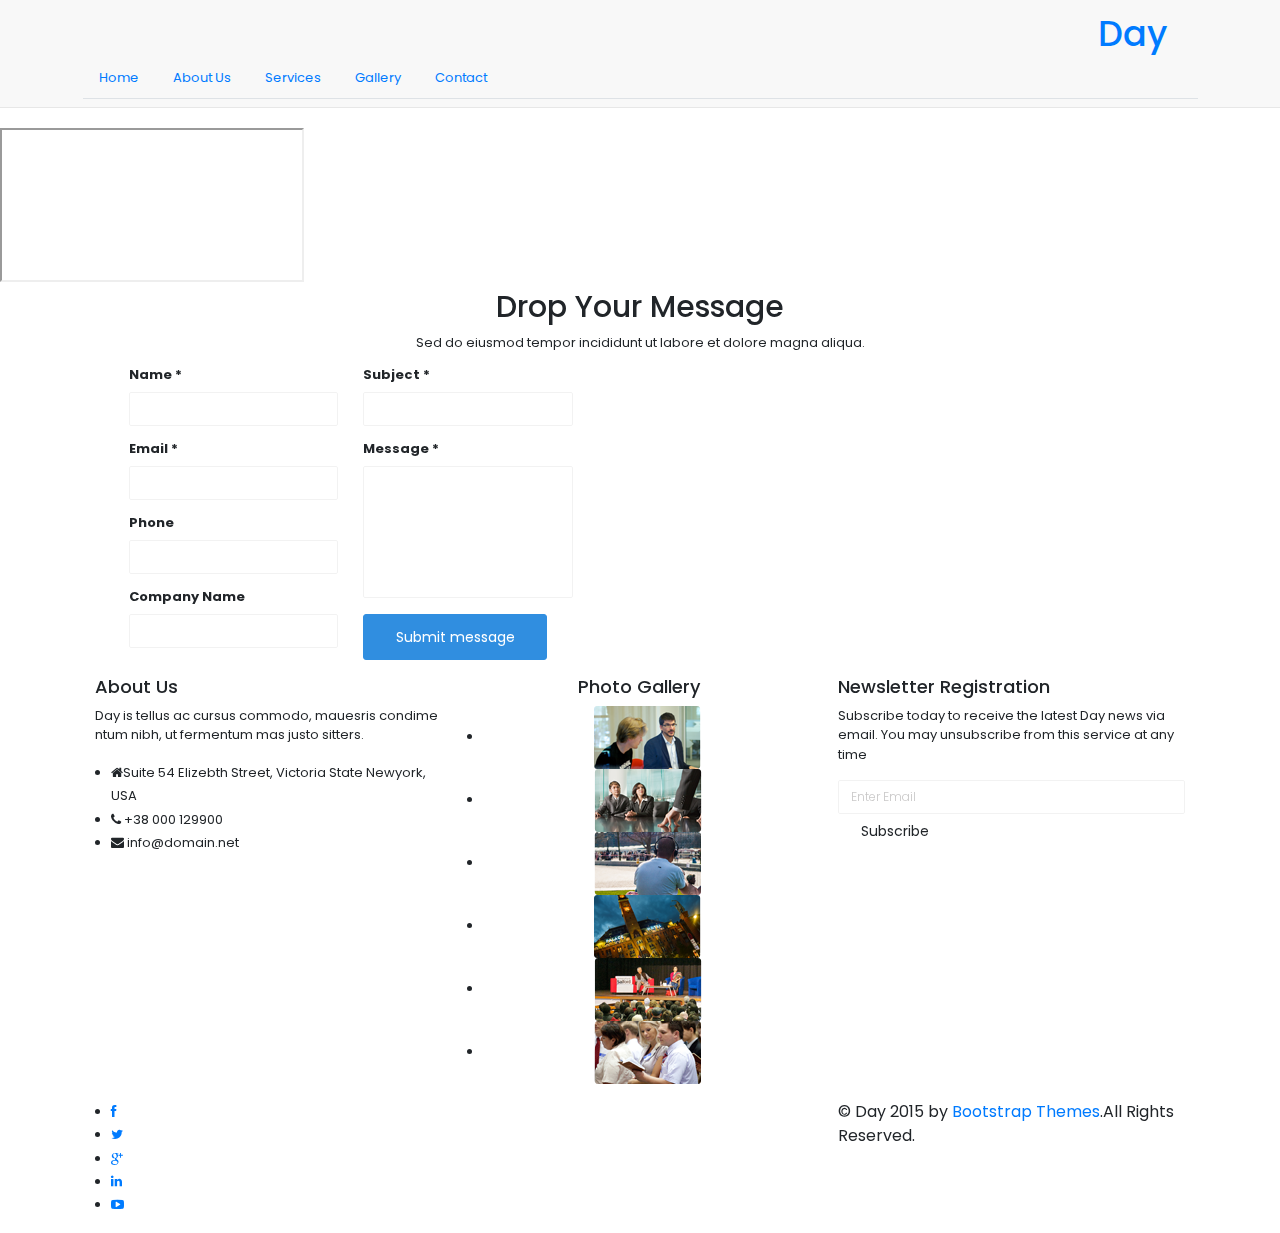
<file: Easy.UI/contact.html>
<!DOCTYPE html>
<html lang="en">
  <head>
    <meta charset="utf-8">
    <meta http-equiv="X-UA-Compatible" content="IE=edge">
    <meta name="viewport" content="width=device-width, initial-scale=1">
    <!-- The above 3 meta tags *must* come first in the head; any other head content must come *after* these tags -->
    <title>Day - HTML Bootstrap Template</title>

    <!-- Bootstrap -->
    <link href="css/bootstrap.min.css" rel="stylesheet">
	<link rel="stylesheet" href="css/font-awesome.min.css">
	<link rel="stylesheet" href="css/animate.css">
	<link href="css/animate.min.css" rel="stylesheet"> 
	<link href="css/style.css" rel="stylesheet" />	
    <!-- HTML5 shim and Respond.js for IE8 support of HTML5 elements and media queries -->
    <!-- WARNING: Respond.js doesn't work if you view the page via file:// -->
    <!--[if lt IE 9]>
    <script src="https://oss.maxcdn.com/html5shiv/3.7.2/html5shiv.min.js"></script>
    <script src="https://oss.maxcdn.com/respond/1.4.2/respond.min.js"></script>
    <![endif]-->
  </head>
  <body>	
	<header id="header">
        <nav class="navbar navbar-default navbar-static-top" role="banner">
            <div class="container">
                <div class="navbar-header">
                    <button type="button" class="navbar-toggle" data-toggle="collapse" data-target=".navbar-collapse">
                        <span class="sr-only">Toggle navigation</span>
                        <span class="icon-bar"></span>
                        <span class="icon-bar"></span>
                        <span class="icon-bar"></span>
                    </button>
                   <div class="navbar-brand">
						<a href="index.html"><h1>Day</h1></a>
					</div>
                </div>				
                <div class="navbar-collapse collapse">							
					<div class="menu">
						<ul class="nav nav-tabs" role="tablist">
							<li role="presentation"><a href="index.html">Home</a></li>
							<li role="presentation"><a href="about.html">About Us</a></li>
							<li role="presentation"><a href="services.html">Services</a></li>
							<li role="presentation"><a href="gallery.html">Gallery</a></li>
							<li role="presentation"><a href="contact.html" class="active">Contact</a></li>						
						</ul>
					</div>
				</div>		
            </div><!--/.container-->
        </nav><!--/nav-->		
    </header><!--/header-->	
	
	<div class="map">
		<iframe src="https://maps.google.com/maps?f=q&amp;source=s_q&amp;hl=en&amp;geocode=&amp;q=Kuningan,+Jakarta+Capital+Region,+Indonesia&amp;aq=3&amp;oq=kuningan+&amp;sll=37.0625,-95.677068&amp;sspn=37.410045,86.572266&amp;ie=UTF8&amp;hq=&amp;hnear=Kuningan&amp;t=m&amp;z=14&amp;ll=-6.238824,106.830177&amp;output=embed">
		</iframe>
	</div>
	
	<section class="contact-page">
        <div class="container">
            <div class="text-center">        
                <h2>Drop Your Message</h2>
                <p>Sed do eiusmod tempor incididunt ut labore et dolore magna aliqua.</p>
            </div> 
            <div class="row contact-wrap"> 
                <div class="status alert alert-success" style="display: none"></div>
                <form id="main-contact-form" class="contact-form" name="contact-form" method="post" action="sendemail.php">
                    <div class="col-sm-5 col-sm-offset-1">
                        <div class="form-group">
                            <label>Name *</label>
                            <input type="text" name="name" class="form-control" required="required">
                        </div>
                        <div class="form-group">
                            <label>Email *</label>
                            <input type="email" name="email" class="form-control" required="required">
                        </div>
                        <div class="form-group">
                            <label>Phone</label>
                            <input type="number" class="form-control">
                        </div>
                        <div class="form-group">
                            <label>Company Name</label>
                            <input type="text" class="form-control">
                        </div>                        
                    </div>
                    <div class="col-sm-5">
                        <div class="form-group">
                            <label>Subject *</label>
                            <input type="text" name="subject" class="form-control" required="required">
                        </div>
                        <div class="form-group">
                            <label>Message *</label>
                            <textarea name="message" id="message" required="required" class="form-control" rows="8"></textarea>
                        </div>                        
                        <div class="form-group">
                            <button type="submit" name="submit" class="btn btn-primary btn-lg" required="required">Submit message</button>
                        </div>
                    </div>
                </form> 
            </div><!--/.row-->
        </div><!--/.container-->
    </section><!--/#contact-page-->
	
	
	<footer>
		<div class="container">
			<div class="col-md-4 wow fadeInDown" data-wow-duration="1000ms" data-wow-delay="300ms">
				<h4>About Us</h4>
				<p>Day is tellus ac cursus commodo, mauesris condime ntum nibh, ut fermentum mas justo sitters.</p>						
				<div class="contact-info">
					<ul>
						<li><i class="fa fa-home fa"></i>Suite 54 Elizebth Street, Victoria State Newyork, USA </li>
						<li><i class="fa fa-phone fa"></i> +38 000 129900</li>
						<li><i class="fa fa-envelope fa"></i> info@domain.net</li>
					</ul>
				</div>
			</div>
			
			<div class="col-md-4 wow fadeInDown" data-wow-duration="1000ms" data-wow-delay="600ms">				
				<div class="text-center">
					<h4>Photo Gallery</h4>
					<ul class="sidebar-gallery">
						<li><a href="#"><img src="img/gallery1.png" alt="" /></a></li>
						<li><a href="#"><img src="img/gallery2.png" alt="" /></a></li>
						<li><a href="#"><img src="img/gallery3.png" alt="" /></a></li>
						<li><a href="#"><img src="img/gallery4.png" alt="" /></a></li>
						<li><a href="#"><img src="img/gallery5.png" alt="" /></a></li>
						<li><a href="#"><img src="img/gallery6.png" alt="" /></a></li>					
					</ul>
				</div>
			</div>
			
			<div class="col-md-4 wow fadeInDown" data-wow-duration="1000ms" data-wow-delay="900ms">								
				<h4>Newsletter Registration</h4>
				<p>Subscribe today to receive the latest Day news via email. You may unsubscribe from this service at any time</p>
				<div class="btn-gamp">		
					<input type="email" class="form-control" id="exampleInputEmail3" placeholder="Enter Email">
				</div>
				<div class="btn-gamp">
					<a type="submit" class="btn btn-default">Subscribe</a>
				</div>				
			</div>			
		</div>	
	</footer>
	
	<div class="sub-footer">
		<div class="container">
			<div class="social-icon">
				<div class="col-md-4">
					<ul class="social-network">
						<li><a href="#" class="fb tool-tip" title="Facebook"><i class="fa fa-facebook"></i></a></li>
						<li><a href="#" class="twitter tool-tip" title="Twitter"><i class="fa fa-twitter"></i></a></li>
						<li><a href="#" class="gplus tool-tip" title="Google Plus"><i class="fa fa-google-plus"></i></a></li>
						<li><a href="#" class="linkedin tool-tip" title="Linkedin"><i class="fa fa-linkedin"></i></a></li>
						<li><a href="#" class="ytube tool-tip" title="You Tube"><i class="fa fa-youtube-play"></i></a></li>
					</ul>	
				</div>
			</div>
			
			<div class="col-md-4 col-md-offset-4">
				<div class="copyright">
					&copy; Day 2015 by <a target="_blank" href="http://bootstraptaste.com/" title="Free Twitter Bootstrap WordPress Themes and HTML templates">Bootstrap Themes</a>.All Rights Reserved.
				</div>
                <!-- 
                    All links in the footer should remain intact. 
                    Licenseing information is available at: http://bootstraptaste.com/license/
                    You can buy this theme without footer links online at: http://bootstraptaste.com/buy/?theme=Day
                -->
			</div>						
		</div>				
	</div>
	
    <!-- jQuery (necessary for Bootstrap's JavaScript plugins) -->
    <script src="js/jquery.js"></script>		
    <!-- Include all compiled plugins (below), or include individual files as needed -->
    <script src="js/bootstrap.min.js"></script>	
	<script src="js/wow.min.js"></script>
	<script>
	wow = new WOW(
	 {
	
		}	) 
		.init();
	</script>	
  </body>
</html>
</file>
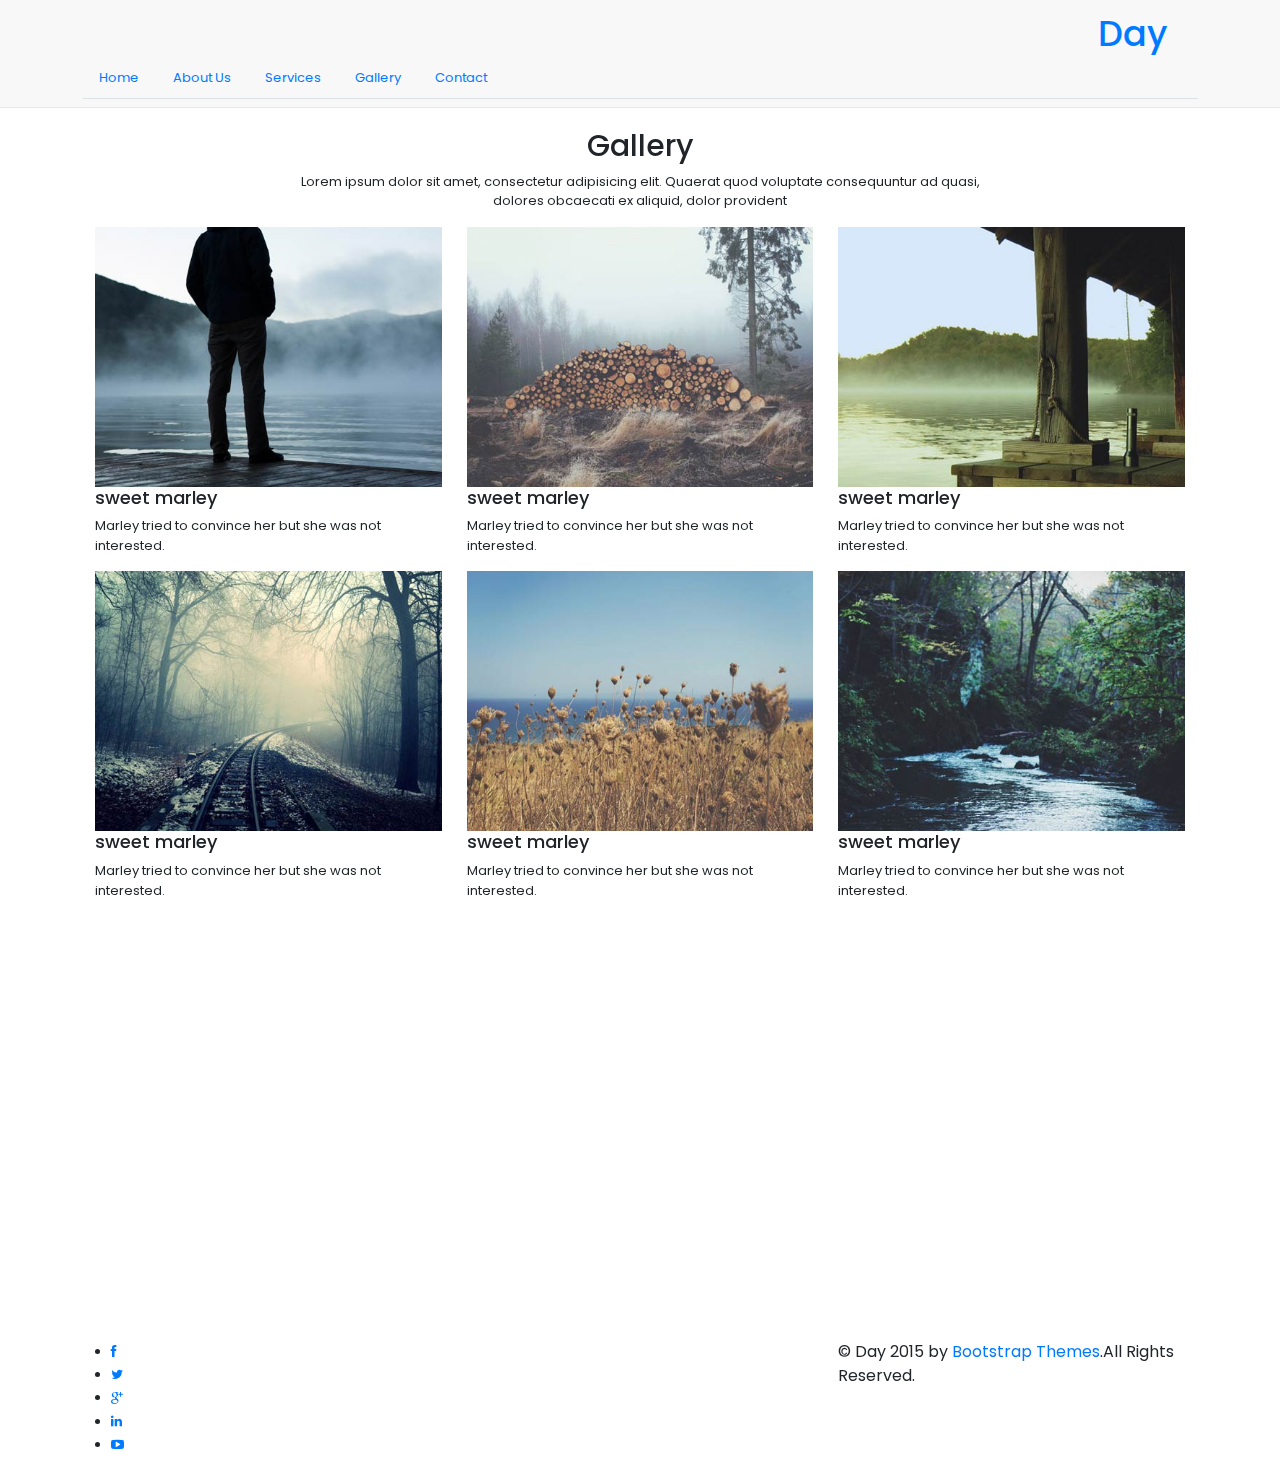
<file: Easy.UI/gallery.html>
<!DOCTYPE html>
<html lang="en">
  <head>
    <meta charset="utf-8">
    <meta http-equiv="X-UA-Compatible" content="IE=edge">
    <meta name="viewport" content="width=device-width, initial-scale=1">
    <!-- The above 3 meta tags *must* come first in the head; any other head content must come *after* these tags -->
    <title>Day - HTML Bootstrap Template</title>

    <!-- Bootstrap -->
    <link href="css/bootstrap.min.css" rel="stylesheet">
	<link rel="stylesheet" href="css/font-awesome.min.css">
	<link rel="stylesheet" href="css/animate.css">
	<link href="css/animate.min.css" rel="stylesheet"> 
	<link href="css/style.css" rel="stylesheet" />	
    <!-- HTML5 shim and Respond.js for IE8 support of HTML5 elements and media queries -->
    <!-- WARNING: Respond.js doesn't work if you view the page via file:// -->
    <!--[if lt IE 9]>
    <script src="https://oss.maxcdn.com/html5shiv/3.7.2/html5shiv.min.js"></script>
    <script src="https://oss.maxcdn.com/respond/1.4.2/respond.min.js"></script>
    <![endif]-->
  </head>
  <body>	
	<header id="header">
        <nav class="navbar navbar-default navbar-static-top" role="banner">
            <div class="container">
                <div class="navbar-header">
                    <button type="button" class="navbar-toggle" data-toggle="collapse" data-target=".navbar-collapse">
                        <span class="sr-only">Toggle navigation</span>
                        <span class="icon-bar"></span>
                        <span class="icon-bar"></span>
                        <span class="icon-bar"></span>
                    </button>
                   <div class="navbar-brand">
						<a href="index.html"><h1>Day</h1></a>
					</div>
                </div>				
                <div class="navbar-collapse collapse">							
					<div class="menu">
						<ul class="nav nav-tabs" role="tablist">
							<li role="presentation"><a href="index.html" >Home</a></li>
							<li role="presentation"><a href="about.html">About Us</a></li>
							<li role="presentation"><a href="services.html">Services</a></li>
							<li role="presentation"><a href="gallery.html" class="active">Gallery</a></li>
							<li role="presentation"><a href="contact.html">Contact</a></li>						
						</ul>
					</div>
				</div>		
            </div><!--/.container-->
        </nav><!--/nav-->		
    </header><!--/header-->	
	
	<div class="gallery">
		<div class="text-center">
			<h2>Gallery</h2>
			<p>Lorem ipsum dolor sit amet, consectetur adipisicing elit. Quaerat quod voluptate consequuntur ad quasi,<br> dolores obcaecati ex aliquid, dolor provident </p>
		</div>
		<div class="container">		
			<div class="col-md-4">
				<figure class="effect-marley">
					<img src="img/8.jpg" alt="" class="img-responsive"/>
					<figcaption>
						<h4>sweet marley</h4>
						<p>Marley tried to convince her but she was not interested.</p>				
					</figcaption>			
				</figure>
			</div>
			<div class="col-md-4">
				<figure class="effect-marley">
					<img src="img/9.jpg" alt="" class="img-responsive"/>
					<figcaption>
						<h4>sweet marley</h4>
						<p>Marley tried to convince her but she was not interested.</p>				
					</figcaption>			
				</figure>
			</div>
			<div class="col-md-4">
				<figure class="effect-marley">
					<img src="img/10.jpg" alt="" class="img-responsive"/>
					<figcaption>
						<h4>sweet marley</h4>
						<p>Marley tried to convince her but she was not interested.</p>				
					</figcaption>			
				</figure>
			</div>
		</div>
		
		<div class="container">
			<div class="col-md-4">
				<figure class="effect-marley">
					<img src="img/11.jpg" alt="" class="img-responsive"/>
					<figcaption>
						<h4>sweet marley</h4>
						<p>Marley tried to convince her but she was not interested.</p>				
					</figcaption>			
				</figure>
			</div>
			<div class="col-md-4">
				<figure class="effect-marley">
					<img src="img/12.jpg" alt="" class="img-responsive"/>
					<figcaption>
						<h4>sweet marley</h4>
						<p>Marley tried to convince her but she was not interested.</p>				
					</figcaption>			
				</figure>
			</div>
			<div class="col-md-4">
				<figure class="effect-marley">
					<img src="img/13.jpg" alt="" class="img-responsive"/>
					<figcaption>
						<h4>sweet marley</h4>
						<p>Marley tried to convince her but she was not interested.</p>				
					</figcaption>			
				</figure>
			</div>
		</div>
	</div>	
	
	<footer>
		<div class="container">
			<div class="col-md-4 wow fadeInDown" data-wow-duration="1000ms" data-wow-delay="300ms">
				<h4>About Us</h4>
				<p>Day is tellus ac cursus commodo, mauesris condime ntum nibh, ut fermentum mas justo sitters.</p>						
				<div class="contact-info">
					<ul>
						<li><i class="fa fa-home fa"></i>Suite 54 Elizebth Street, Victoria State Newyork, USA </li>
						<li><i class="fa fa-phone fa"></i> +38 000 129900</li>
						<li><i class="fa fa-envelope fa"></i> info@domain.net</li>
					</ul>
				</div>
			</div>
			
			<div class="col-md-4 wow fadeInDown" data-wow-duration="1000ms" data-wow-delay="600ms">				
				<div class="text-center">
					<h4>Photo Gallery</h4>
					<ul class="sidebar-gallery">
						<li><a href="#"><img src="img/gallery1.png" alt="" /></a></li>
						<li><a href="#"><img src="img/gallery2.png" alt="" /></a></li>
						<li><a href="#"><img src="img/gallery3.png" alt="" /></a></li>
						<li><a href="#"><img src="img/gallery4.png" alt="" /></a></li>
						<li><a href="#"><img src="img/gallery5.png" alt="" /></a></li>
						<li><a href="#"><img src="img/gallery6.png" alt="" /></a></li>					
					</ul>
				</div>
			</div>
			
			<div class="col-md-4 wow fadeInDown" data-wow-duration="1000ms" data-wow-delay="900ms">				
				<div class="">
					<h4>Newsletter Registration</h4>
					<p>Subscribe today to receive the latest Day news via email. You may unsubscribe from this service at any time</p>
					<div class="btn-gamp">		
						<input type="email" class="form-control" id="exampleInputEmail3" placeholder="Enter Email">
					</div>
					<div class="btn-gamp">
						<a type="submit" class="btn btn-default">Subscribe</a>
					</div>
				
			</div>
			
		</div>	
	</footer>
	
	<div class="sub-footer">
		<div class="container">
			<div class="social-icon">
				<div class="col-md-4">
					<ul class="social-network">
						<li><a href="#" class="fb tool-tip" title="Facebook"><i class="fa fa-facebook"></i></a></li>
						<li><a href="#" class="twitter tool-tip" title="Twitter"><i class="fa fa-twitter"></i></a></li>
						<li><a href="#" class="gplus tool-tip" title="Google Plus"><i class="fa fa-google-plus"></i></a></li>
						<li><a href="#" class="linkedin tool-tip" title="Linkedin"><i class="fa fa-linkedin"></i></a></li>
						<li><a href="#" class="ytube tool-tip" title="You Tube"><i class="fa fa-youtube-play"></i></a></li>
					</ul>	
				</div>
			</div>
			
			<div class="col-md-4 col-md-offset-4">
				<div class="copyright">
					&copy; Day 2015 by <a target="_blank" href="http://bootstraptaste.com/" title="Free Twitter Bootstrap WordPress Themes and HTML templates">Bootstrap Themes</a>.All Rights Reserved.
				</div>
                <!-- 
                    All links in the footer should remain intact. 
                    Licenseing information is available at: http://bootstraptaste.com/license/
                    You can buy this theme without footer links online at: http://bootstraptaste.com/buy/?theme=Day
                -->
			</div>						
		</div>				
	</div>
	
    <!-- jQuery (necessary for Bootstrap's JavaScript plugins) -->
    <script src="js/jquery.js"></script>		
    <!-- Include all compiled plugins (below), or include individual files as needed -->
    <script src="js/bootstrap.min.js"></script>	
	<script src="js/wow.min.js"></script>
	<script>
	wow = new WOW(
	 {
	
		}	) 
		.init();
	</script>	
  </body>
</html>
</file>
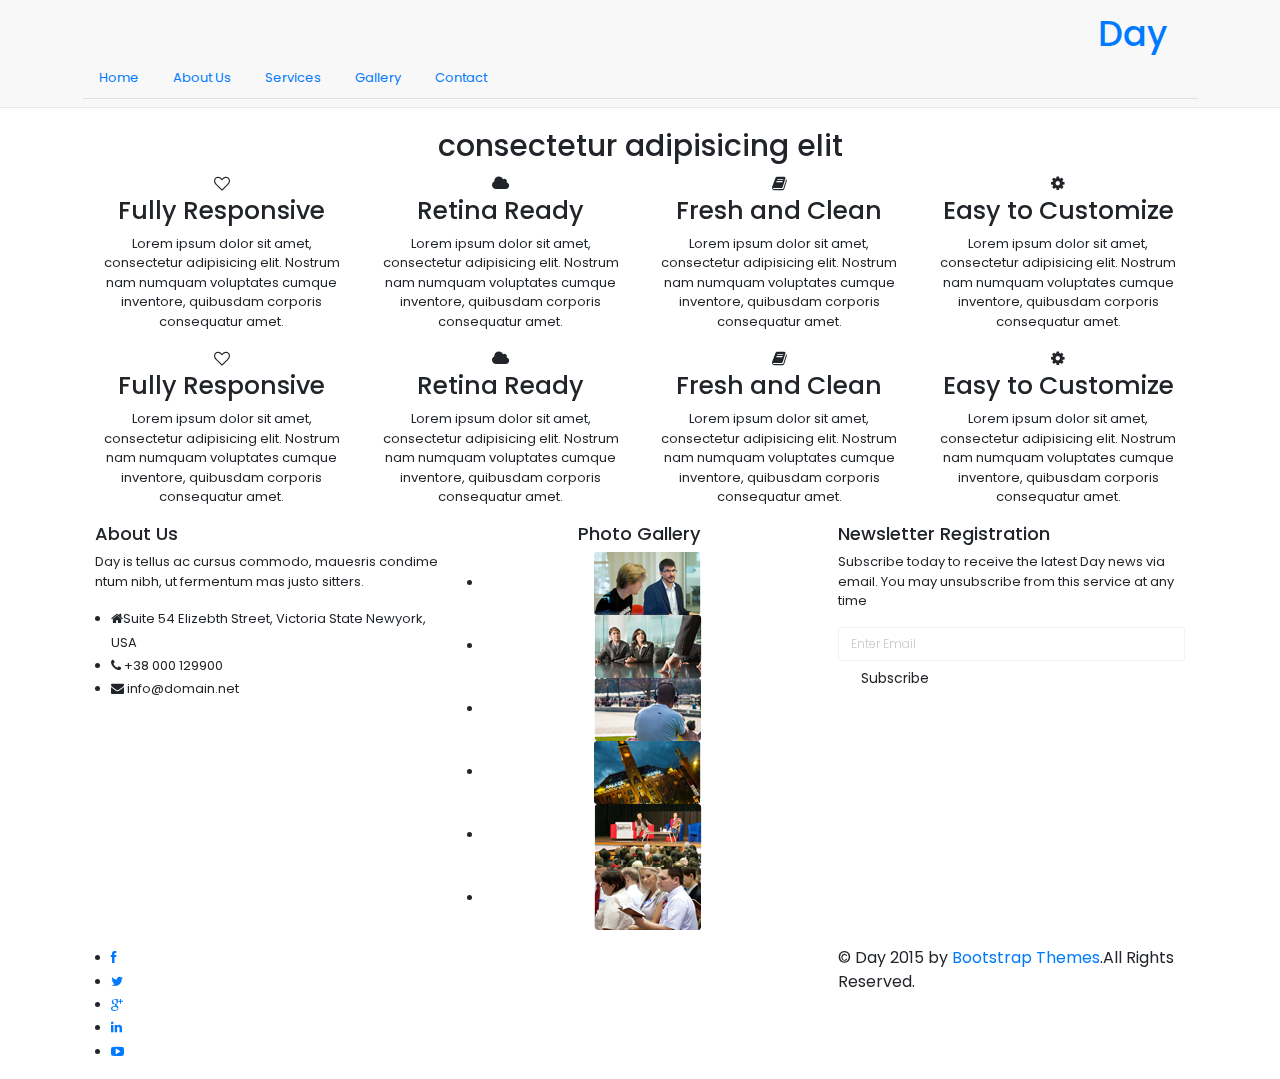
<file: Easy.UI/services.html>
<!DOCTYPE html>
<html lang="en">
  <head>
    <meta charset="utf-8">
    <meta http-equiv="X-UA-Compatible" content="IE=edge">
    <meta name="viewport" content="width=device-width, initial-scale=1">
    <!-- The above 3 meta tags *must* come first in the head; any other head content must come *after* these tags -->
    <title>Day - HTML Bootstrap Template</title>

    <!-- Bootstrap -->
    <link href="css/bootstrap.min.css" rel="stylesheet">
	<link rel="stylesheet" href="css/font-awesome.min.css">
	<link rel="stylesheet" href="css/animate.css">
	<link href="css/animate.min.css" rel="stylesheet"> 
	<link href="css/style.css" rel="stylesheet" />	
    <!-- HTML5 shim and Respond.js for IE8 support of HTML5 elements and media queries -->
    <!-- WARNING: Respond.js doesn't work if you view the page via file:// -->
    <!--[if lt IE 9]>
    <script src="https://oss.maxcdn.com/html5shiv/3.7.2/html5shiv.min.js"></script>
    <script src="https://oss.maxcdn.com/respond/1.4.2/respond.min.js"></script>
    <![endif]-->
  </head>
  <body>	
	<header id="header">
        <nav class="navbar navbar-default navbar-static-top" role="banner">
            <div class="container">
                <div class="navbar-header">
                    <button type="button" class="navbar-toggle" data-toggle="collapse" data-target=".navbar-collapse">
                        <span class="sr-only">Toggle navigation</span>
                        <span class="icon-bar"></span>
                        <span class="icon-bar"></span>
                        <span class="icon-bar"></span>
                    </button>
                   <div class="navbar-brand">
						<a href="index.html"><h1>Day</h1></a>
					</div>
                </div>				
                <div class="navbar-collapse collapse">							
					<div class="menu">
						<ul class="nav nav-tabs" role="tablist">
							<li role="presentation"><a href="index.html">Home</a></li>
							<li role="presentation"><a href="about.html">About Us</a></li>
							<li role="presentation"><a href="services.html" class="active">Services</a></li>
							<li role="presentation"><a href="gallery.html">Gallery</a></li>
							<li role="presentation"><a href="contact.html">Contact</a></li>						
						</ul>
					</div>
				</div>		
            </div><!--/.container-->
        </nav><!--/nav-->		
    </header><!--/header-->	
	
	<div class="services">
		<div class="container">
			<div class="text-center">
				<h2>consectetur adipisicing elit</h2>			
				<div class="col-md-3 wow fadeInDown" data-wow-duration="1000ms" data-wow-delay="300ms">
					<i class="fa fa-heart-o"></i>
					<h3>Fully Responsive</h3>
					<p>Lorem ipsum dolor sit amet, consectetur adipisicing elit. Nostrum nam numquam voluptates cumque inventore, quibusdam corporis consequatur amet.</p>
				</div>
				<div class="col-md-3 wow fadeInDown" data-wow-duration="1000ms" data-wow-delay="600ms">
					<i class="fa fa-cloud"></i>
					<h3>Retina Ready</h3>
					<p>Lorem ipsum dolor sit amet, consectetur adipisicing elit. Nostrum nam numquam voluptates cumque inventore, quibusdam corporis consequatur amet.</p>
				</div>
				<div class="col-md-3 wow fadeInDown" data-wow-duration="1000ms" data-wow-delay="900ms">
					<i class="fa fa-book"></i>	
					<h3>Fresh and Clean</h3>
					<p>Lorem ipsum dolor sit amet, consectetur adipisicing elit. Nostrum nam numquam voluptates cumque inventore, quibusdam corporis consequatur amet.</p>
				</div>
				<div class="col-md-3 wow fadeInDown" data-wow-duration="1000ms" data-wow-delay="1200ms">
					<i class="fa fa-gear"></i>	
					<h3>Easy to Customize</h3>
					<p>Lorem ipsum dolor sit amet, consectetur adipisicing elit. Nostrum nam numquam voluptates cumque inventore, quibusdam corporis consequatur amet.</p>
				</div>
			</div>
		</div>
		<div class="text-center">
			<div class="container">			
				<div class="col-md-3 wow fadeInDown" data-wow-duration="1000ms" data-wow-delay="300ms">
					<i class="fa fa-heart-o"></i>
					<h3>Fully Responsive</h3>
					<p>Lorem ipsum dolor sit amet, consectetur adipisicing elit. Nostrum nam numquam voluptates cumque inventore, quibusdam corporis consequatur amet.</p>
				</div>
				<div class="col-md-3 wow fadeInDown" data-wow-duration="1000ms" data-wow-delay="600ms">
					<i class="fa fa-cloud"></i>
					<h3>Retina Ready</h3>
					<p>Lorem ipsum dolor sit amet, consectetur adipisicing elit. Nostrum nam numquam voluptates cumque inventore, quibusdam corporis consequatur amet.</p>
				</div>
				<div class="col-md-3 wow fadeInDown" data-wow-duration="1000ms" data-wow-delay="900ms">
					<i class="fa fa-book"></i>	
					<h3>Fresh and Clean</h3>
					<p>Lorem ipsum dolor sit amet, consectetur adipisicing elit. Nostrum nam numquam voluptates cumque inventore, quibusdam corporis consequatur amet.</p>
				</div>
				<div class="col-md-3 wow fadeInDown" data-wow-duration="1000ms" data-wow-delay="1200ms">
					<i class="fa fa-gear"></i>	
					<h3>Easy to Customize</h3>
					<p>Lorem ipsum dolor sit amet, consectetur adipisicing elit. Nostrum nam numquam voluptates cumque inventore, quibusdam corporis consequatur amet.</p>
				</div>
			</div>
		</div>
	</div>	
	
	<footer>
		<div class="container">
			<div class="col-md-4 wow fadeInDown" data-wow-duration="1000ms" data-wow-delay="300ms">
				<h4>About Us</h4>
				<p>Day is tellus ac cursus commodo, mauesris condime ntum nibh, ut fermentum mas justo sitters.</p>						
				<div class="contact-info">
					<ul>
						<li><i class="fa fa-home fa"></i>Suite 54 Elizebth Street, Victoria State Newyork, USA </li>
						<li><i class="fa fa-phone fa"></i> +38 000 129900</li>
						<li><i class="fa fa-envelope fa"></i> info@domain.net</li>
					</ul>
				</div>
			</div>
			
			<div class="col-md-4 wow fadeInDown" data-wow-duration="1000ms" data-wow-delay="600ms">				
				<div class="text-center">
					<h4>Photo Gallery</h4>
					<ul class="sidebar-gallery">
						<li><a href="#"><img src="img/gallery1.png" alt="" /></a></li>
						<li><a href="#"><img src="img/gallery2.png" alt="" /></a></li>
						<li><a href="#"><img src="img/gallery3.png" alt="" /></a></li>
						<li><a href="#"><img src="img/gallery4.png" alt="" /></a></li>
						<li><a href="#"><img src="img/gallery5.png" alt="" /></a></li>
						<li><a href="#"><img src="img/gallery6.png" alt="" /></a></li>					
					</ul>
				</div>
			</div>
			
			<div class="col-md-4 wow fadeInDown" data-wow-duration="1000ms" data-wow-delay="900ms">								
				<h4>Newsletter Registration</h4>
				<p>Subscribe today to receive the latest Day news via email. You may unsubscribe from this service at any time</p>
				<div class="btn-gamp">		
					<input type="email" class="form-control" id="exampleInputEmail3" placeholder="Enter Email">
				</div>
				<div class="btn-gamp">
					<a type="submit" class="btn btn-default">Subscribe</a>
				</div>				
			</div>			
		</div>	
	</footer>
	
	<div class="sub-footer">
		<div class="container">
			<div class="social-icon">
				<div class="col-md-4">
					<ul class="social-network">
						<li><a href="#" class="fb tool-tip" title="Facebook"><i class="fa fa-facebook"></i></a></li>
						<li><a href="#" class="twitter tool-tip" title="Twitter"><i class="fa fa-twitter"></i></a></li>
						<li><a href="#" class="gplus tool-tip" title="Google Plus"><i class="fa fa-google-plus"></i></a></li>
						<li><a href="#" class="linkedin tool-tip" title="Linkedin"><i class="fa fa-linkedin"></i></a></li>
						<li><a href="#" class="ytube tool-tip" title="You Tube"><i class="fa fa-youtube-play"></i></a></li>
					</ul>	
				</div>
			</div>
			
			<div class="col-md-4 col-md-offset-4">
				<div class="copyright">
					&copy; Day 2015 by <a target="_blank" href="http://bootstraptaste.com/" title="Free Twitter Bootstrap WordPress Themes and HTML templates">Bootstrap Themes</a>.All Rights Reserved.
				</div>
                <!-- 
                    All links in the footer should remain intact. 
                    Licenseing information is available at: http://bootstraptaste.com/license/
                    You can buy this theme without footer links online at: http://bootstraptaste.com/buy/?theme=Day
                -->
			</div>						
		</div>				
	</div>
	
    <!-- jQuery (necessary for Bootstrap's JavaScript plugins) -->
    <script src="js/jquery.js"></script>		
    <!-- Include all compiled plugins (below), or include individual files as needed -->
    <script src="js/bootstrap.min.js"></script>	
	<script src="js/wow.min.js"></script>
	<script>
	wow = new WOW(
	 {
	
		}	) 
		.init();
	</script>	
  </body>
</html>
</file>
<file: Easy.UI/vendor/iconfonts/flag-icon-css/assets/docs.css>
body {
  font-weight: 300;
  -webkit-font-smoothing: antialiased;
}
h1,
h2,
h3,
h4,
h5,
h6 {
  font-weight: 300;
}
.flag-wrapper {
  width: 100%;
  display: inline-block;
  position: relative;
  box-shadow: 0 0 2px black;
  overflow: hidden;
  margin-bottom: 20px;
}
.flag-wrapper:after {
  padding-top: 75%;
  /* ratio */
  display: block;
  content: '';
}
.flag-wrapper .flag {
  position: absolute;
  top: 0;
  bottom: 0;
  right: 0;
  left: 0;
  width: 100%;
  height: 100%;
  background-size: cover;
}
.no-wrap {
  white-space: nowrap;
  margin-bottom: 8px;
  overflow: hidden;
}
.all-flags .flag-icon-background {
  cursor: pointer;
}
.jumbotron {
  position: relative;
  font-size: 16px;
  color: #fff;
  color: rgba(255, 255, 255, 0.75);
  text-align: center;
  border-radius: 0;
  padding-bottom: 80px;
  background: linear-gradient(to right, #0d6632, #f4c01a);
}
.jumbotron h1 {
  margin-bottom: 15px;
  font-weight: 300;
  letter-spacing: -1px;
  color: #fff;
}
.jumbotron iframe {
  width: 100px!important;
  height: 20px!important;
  border: none;
  overflow: hidden;
  margin: 2px;
}
.jumbotron p a,
.jumbotron .jumbotron-links a {
  font-weight: 500;
  color: #fff;
}
.jumbotron .jumbotron-links {
  margin-top: 15px;
  margin-bottom: 0;
  padding-left: 0;
  list-style: none;
  font-size: 14px;
}
.jumbotron .jumbotron-links li {
  display: inline;
}
.jumbotron .jumbotron-links li + li {
  margin-left: 20px;
}
.jumbotron .bottom {
  position: absolute;
  bottom: 0;
  left: 0;
  right: 0;
  padding: 18px;
  background-color: rgba(0, 0, 0, 0.2);
}
.btn-outline {
  margin-top: 15px;
  margin-bottom: 15px;
  padding: 18px 24px;
  font-size: inherit;
  font-weight: 500;
  color: #fff;
  /* redeclare to override the `.jumbotron a` */
  background-color: transparent;
  border-color: #fff;
  border-color: rgba(255, 255, 255, 0.5);
  transition: all 0.1s ease-in-out;
}
.btn-outline:hover,
.btn-outline:active {
  color: #0d6632;
  background-color: #fff;
  border-color: #fff;
}
.how-to {
  padding: 20px;
}
.how-to h2 {
  text-align: center;
}
.how-to li {
  font-size: 21px;
  line-height: 1.7;
  margin-top: 20px;
}
.how-to li p {
  font-size: 16px;
  color: #555;
}
.how-to code {
  font-size: 85%;
  word-wrap: break-word;
  white-space: normal;
}
footer {
  text-align: center;
  opacity: .8;
  padding: 50px;
  background: linear-gradient(to right, #f4c01a, #0d6632);
}
footer a {
  color: #fff;
}
footer a:hover {
  color: #fff;
}
.links {
  margin: 0;
  list-style: none;
  padding-left: 0;
}
.links li {
  display: inline;
  padding: 0 10px;
}
</file>
<file: Easy.UI/vendor/iconfonts/flag-icon-css/css/flag-icon.css>
.flag-icon-background {
  background-size: contain;
  background-position: 50%;
  background-repeat: no-repeat;
}
.flag-icon {
  background-size: contain;
  background-position: 50%;
  background-repeat: no-repeat;
  position: relative;
  display: inline-block;
  width: 1.33333333em;
  line-height: 1em;
}
.flag-icon:before {
  content: "\00a0";
}
.flag-icon.flag-icon-squared {
  width: 1em;
}
.flag-icon-ad {
  background-image: url(../flags/4x3/ad.svg);
}
.flag-icon-ad.flag-icon-squared {
  background-image: url(../flags/1x1/ad.svg);
}
.flag-icon-ae {
  background-image: url(../flags/4x3/ae.svg);
}
.flag-icon-ae.flag-icon-squared {
  background-image: url(../flags/1x1/ae.svg);
}
.flag-icon-af {
  background-image: url(../flags/4x3/af.svg);
}
.flag-icon-af.flag-icon-squared {
  background-image: url(../flags/1x1/af.svg);
}
.flag-icon-ag {
  background-image: url(../flags/4x3/ag.svg);
}
.flag-icon-ag.flag-icon-squared {
  background-image: url(../flags/1x1/ag.svg);
}
.flag-icon-ai {
  background-image: url(../flags/4x3/ai.svg);
}
.flag-icon-ai.flag-icon-squared {
  background-image: url(../flags/1x1/ai.svg);
}
.flag-icon-al {
  background-image: url(../flags/4x3/al.svg);
}
.flag-icon-al.flag-icon-squared {
  background-image: url(../flags/1x1/al.svg);
}
.flag-icon-am {
  background-image: url(../flags/4x3/am.svg);
}
.flag-icon-am.flag-icon-squared {
  background-image: url(../flags/1x1/am.svg);
}
.flag-icon-ao {
  background-image: url(../flags/4x3/ao.svg);
}
.flag-icon-ao.flag-icon-squared {
  background-image: url(../flags/1x1/ao.svg);
}
.flag-icon-aq {
  background-image: url(../flags/4x3/aq.svg);
}
.flag-icon-aq.flag-icon-squared {
  background-image: url(../flags/1x1/aq.svg);
}
.flag-icon-ar {
  background-image: url(../flags/4x3/ar.svg);
}
.flag-icon-ar.flag-icon-squared {
  background-image: url(../flags/1x1/ar.svg);
}
.flag-icon-as {
  background-image: url(../flags/4x3/as.svg);
}
.flag-icon-as.flag-icon-squared {
  background-image: url(../flags/1x1/as.svg);
}
.flag-icon-at {
  background-image: url(../flags/4x3/at.svg);
}
.flag-icon-at.flag-icon-squared {
  background-image: url(../flags/1x1/at.svg);
}
.flag-icon-au {
  background-image: url(../flags/4x3/au.svg);
}
.flag-icon-au.flag-icon-squared {
  background-image: url(../flags/1x1/au.svg);
}
.flag-icon-aw {
  background-image: url(../flags/4x3/aw.svg);
}
.flag-icon-aw.flag-icon-squared {
  background-image: url(../flags/1x1/aw.svg);
}
.flag-icon-ax {
  background-image: url(../flags/4x3/ax.svg);
}
.flag-icon-ax.flag-icon-squared {
  background-image: url(../flags/1x1/ax.svg);
}
.flag-icon-az {
  background-image: url(../flags/4x3/az.svg);
}
.flag-icon-az.flag-icon-squared {
  background-image: url(../flags/1x1/az.svg);
}
.flag-icon-ba {
  background-image: url(../flags/4x3/ba.svg);
}
.flag-icon-ba.flag-icon-squared {
  background-image: url(../flags/1x1/ba.svg);
}
.flag-icon-bb {
  background-image: url(../flags/4x3/bb.svg);
}
.flag-icon-bb.flag-icon-squared {
  background-image: url(../flags/1x1/bb.svg);
}
.flag-icon-bd {
  background-image: url(../flags/4x3/bd.svg);
}
.flag-icon-bd.flag-icon-squared {
  background-image: url(../flags/1x1/bd.svg);
}
.flag-icon-be {
  background-image: url(../flags/4x3/be.svg);
}
.flag-icon-be.flag-icon-squared {
  background-image: url(../flags/1x1/be.svg);
}
.flag-icon-bf {
  background-image: url(../flags/4x3/bf.svg);
}
.flag-icon-bf.flag-icon-squared {
  background-image: url(../flags/1x1/bf.svg);
}
.flag-icon-bg {
  background-image: url(../flags/4x3/bg.svg);
}
.flag-icon-bg.flag-icon-squared {
  background-image: url(../flags/1x1/bg.svg);
}
.flag-icon-bh {
  background-image: url(../flags/4x3/bh.svg);
}
.flag-icon-bh.flag-icon-squared {
  background-image: url(../flags/1x1/bh.svg);
}
.flag-icon-bi {
  background-image: url(../flags/4x3/bi.svg);
}
.flag-icon-bi.flag-icon-squared {
  background-image: url(../flags/1x1/bi.svg);
}
.flag-icon-bj {
  background-image: url(../flags/4x3/bj.svg);
}
.flag-icon-bj.flag-icon-squared {
  background-image: url(../flags/1x1/bj.svg);
}
.flag-icon-bl {
  background-image: url(../flags/4x3/bl.svg);
}
.flag-icon-bl.flag-icon-squared {
  background-image: url(../flags/1x1/bl.svg);
}
.flag-icon-bm {
  background-image: url(../flags/4x3/bm.svg);
}
.flag-icon-bm.flag-icon-squared {
  background-image: url(../flags/1x1/bm.svg);
}
.flag-icon-bn {
  background-image: url(../flags/4x3/bn.svg);
}
.flag-icon-bn.flag-icon-squared {
  background-image: url(../flags/1x1/bn.svg);
}
.flag-icon-bo {
  background-image: url(../flags/4x3/bo.svg);
}
.flag-icon-bo.flag-icon-squared {
  background-image: url(../flags/1x1/bo.svg);
}
.flag-icon-bq {
  background-image: url(../flags/4x3/bq.svg);
}
.flag-icon-bq.flag-icon-squared {
  background-image: url(../flags/1x1/bq.svg);
}
.flag-icon-br {
  background-image: url(../flags/4x3/br.svg);
}
.flag-icon-br.flag-icon-squared {
  background-image: url(../flags/1x1/br.svg);
}
.flag-icon-bs {
  background-image: url(../flags/4x3/bs.svg);
}
.flag-icon-bs.flag-icon-squared {
  background-image: url(../flags/1x1/bs.svg);
}
.flag-icon-bt {
  background-image: url(../flags/4x3/bt.svg);
}
.flag-icon-bt.flag-icon-squared {
  background-image: url(../flags/1x1/bt.svg);
}
.flag-icon-bv {
  background-image: url(../flags/4x3/bv.svg);
}
.flag-icon-bv.flag-icon-squared {
  background-image: url(../flags/1x1/bv.svg);
}
.flag-icon-bw {
  background-image: url(../flags/4x3/bw.svg);
}
.flag-icon-bw.flag-icon-squared {
  background-image: url(../flags/1x1/bw.svg);
}
.flag-icon-by {
  background-image: url(../flags/4x3/by.svg);
}
.flag-icon-by.flag-icon-squared {
  background-image: url(../flags/1x1/by.svg);
}
.flag-icon-bz {
  background-image: url(../flags/4x3/bz.svg);
}
.flag-icon-bz.flag-icon-squared {
  background-image: url(../flags/1x1/bz.svg);
}
.flag-icon-ca {
  background-image: url(../flags/4x3/ca.svg);
}
.flag-icon-ca.flag-icon-squared {
  background-image: url(../flags/1x1/ca.svg);
}
.flag-icon-cc {
  background-image: url(../flags/4x3/cc.svg);
}
.flag-icon-cc.flag-icon-squared {
  background-image: url(../flags/1x1/cc.svg);
}
.flag-icon-cd {
  background-image: url(../flags/4x3/cd.svg);
}
.flag-icon-cd.flag-icon-squared {
  background-image: url(../flags/1x1/cd.svg);
}
.flag-icon-cf {
  background-image: url(../flags/4x3/cf.svg);
}
.flag-icon-cf.flag-icon-squared {
  background-image: url(../flags/1x1/cf.svg);
}
.flag-icon-cg {
  background-image: url(../flags/4x3/cg.svg);
}
.flag-icon-cg.flag-icon-squared {
  background-image: url(../flags/1x1/cg.svg);
}
.flag-icon-ch {
  background-image: url(../flags/4x3/ch.svg);
}
.flag-icon-ch.flag-icon-squared {
  background-image: url(../flags/1x1/ch.svg);
}
.flag-icon-ci {
  background-image: url(../flags/4x3/ci.svg);
}
.flag-icon-ci.flag-icon-squared {
  background-image: url(../flags/1x1/ci.svg);
}
.flag-icon-ck {
  background-image: url(../flags/4x3/ck.svg);
}
.flag-icon-ck.flag-icon-squared {
  background-image: url(../flags/1x1/ck.svg);
}
.flag-icon-cl {
  background-image: url(../flags/4x3/cl.svg);
}
.flag-icon-cl.flag-icon-squared {
  background-image: url(../flags/1x1/cl.svg);
}
.flag-icon-cm {
  background-image: url(../flags/4x3/cm.svg);
}
.flag-icon-cm.flag-icon-squared {
  background-image: url(../flags/1x1/cm.svg);
}
.flag-icon-cn {
  background-image: url(../flags/4x3/cn.svg);
}
.flag-icon-cn.flag-icon-squared {
  background-image: url(../flags/1x1/cn.svg);
}
.flag-icon-co {
  background-image: url(../flags/4x3/co.svg);
}
.flag-icon-co.flag-icon-squared {
  background-image: url(../flags/1x1/co.svg);
}
.flag-icon-cr {
  background-image: url(../flags/4x3/cr.svg);
}
.flag-icon-cr.flag-icon-squared {
  background-image: url(../flags/1x1/cr.svg);
}
.flag-icon-cu {
  background-image: url(../flags/4x3/cu.svg);
}
.flag-icon-cu.flag-icon-squared {
  background-image: url(../flags/1x1/cu.svg);
}
.flag-icon-cv {
  background-image: url(../flags/4x3/cv.svg);
}
.flag-icon-cv.flag-icon-squared {
  background-image: url(../flags/1x1/cv.svg);
}
.flag-icon-cw {
  background-image: url(../flags/4x3/cw.svg);
}
.flag-icon-cw.flag-icon-squared {
  background-image: url(../flags/1x1/cw.svg);
}
.flag-icon-cx {
  background-image: url(../flags/4x3/cx.svg);
}
.flag-icon-cx.flag-icon-squared {
  background-image: url(../flags/1x1/cx.svg);
}
.flag-icon-cy {
  background-image: url(../flags/4x3/cy.svg);
}
.flag-icon-cy.flag-icon-squared {
  background-image: url(../flags/1x1/cy.svg);
}
.flag-icon-cz {
  background-image: url(../flags/4x3/cz.svg);
}
.flag-icon-cz.flag-icon-squared {
  background-image: url(../flags/1x1/cz.svg);
}
.flag-icon-de {
  background-image: url(../flags/4x3/de.svg);
}
.flag-icon-de.flag-icon-squared {
  background-image: url(../flags/1x1/de.svg);
}
.flag-icon-dj {
  background-image: url(../flags/4x3/dj.svg);
}
.flag-icon-dj.flag-icon-squared {
  background-image: url(../flags/1x1/dj.svg);
}
.flag-icon-dk {
  background-image: url(../flags/4x3/dk.svg);
}
.flag-icon-dk.flag-icon-squared {
  background-image: url(../flags/1x1/dk.svg);
}
.flag-icon-dm {
  background-image: url(../flags/4x3/dm.svg);
}
.flag-icon-dm.flag-icon-squared {
  background-image: url(../flags/1x1/dm.svg);
}
.flag-icon-do {
  background-image: url(../flags/4x3/do.svg);
}
.flag-icon-do.flag-icon-squared {
  background-image: url(../flags/1x1/do.svg);
}
.flag-icon-dz {
  background-image: url(../flags/4x3/dz.svg);
}
.flag-icon-dz.flag-icon-squared {
  background-image: url(../flags/1x1/dz.svg);
}
.flag-icon-ec {
  background-image: url(../flags/4x3/ec.svg);
}
.flag-icon-ec.flag-icon-squared {
  background-image: url(../flags/1x1/ec.svg);
}
.flag-icon-ee {
  background-image: url(../flags/4x3/ee.svg);
}
.flag-icon-ee.flag-icon-squared {
  background-image: url(../flags/1x1/ee.svg);
}
.flag-icon-eg {
  background-image: url(../flags/4x3/eg.svg);
}
.flag-icon-eg.flag-icon-squared {
  background-image: url(../flags/1x1/eg.svg);
}
.flag-icon-eh {
  background-image: url(../flags/4x3/eh.svg);
}
.flag-icon-eh.flag-icon-squared {
  background-image: url(../flags/1x1/eh.svg);
}
.flag-icon-er {
  background-image: url(../flags/4x3/er.svg);
}
.flag-icon-er.flag-icon-squared {
  background-image: url(../flags/1x1/er.svg);
}
.flag-icon-es {
  background-image: url(../flags/4x3/es.svg);
}
.flag-icon-es.flag-icon-squared {
  background-image: url(../flags/1x1/es.svg);
}
.flag-icon-et {
  background-image: url(../flags/4x3/et.svg);
}
.flag-icon-et.flag-icon-squared {
  background-image: url(../flags/1x1/et.svg);
}
.flag-icon-fi {
  background-image: url(../flags/4x3/fi.svg);
}
.flag-icon-fi.flag-icon-squared {
  background-image: url(../flags/1x1/fi.svg);
}
.flag-icon-fj {
  background-image: url(../flags/4x3/fj.svg);
}
.flag-icon-fj.flag-icon-squared {
  background-image: url(../flags/1x1/fj.svg);
}
.flag-icon-fk {
  background-image: url(../flags/4x3/fk.svg);
}
.flag-icon-fk.flag-icon-squared {
  background-image: url(../flags/1x1/fk.svg);
}
.flag-icon-fm {
  background-image: url(../flags/4x3/fm.svg);
}
.flag-icon-fm.flag-icon-squared {
  background-image: url(../flags/1x1/fm.svg);
}
.flag-icon-fo {
  background-image: url(../flags/4x3/fo.svg);
}
.flag-icon-fo.flag-icon-squared {
  background-image: url(../flags/1x1/fo.svg);
}
.flag-icon-fr {
  background-image: url(../flags/4x3/fr.svg);
}
.flag-icon-fr.flag-icon-squared {
  background-image: url(../flags/1x1/fr.svg);
}
.flag-icon-ga {
  background-image: url(../flags/4x3/ga.svg);
}
.flag-icon-ga.flag-icon-squared {
  background-image: url(../flags/1x1/ga.svg);
}
.flag-icon-gb {
  background-image: url(../flags/4x3/gb.svg);
}
.flag-icon-gb.flag-icon-squared {
  background-image: url(../flags/1x1/gb.svg);
}
.flag-icon-gd {
  background-image: url(../flags/4x3/gd.svg);
}
.flag-icon-gd.flag-icon-squared {
  background-image: url(../flags/1x1/gd.svg);
}
.flag-icon-ge {
  background-image: url(../flags/4x3/ge.svg);
}
.flag-icon-ge.flag-icon-squared {
  background-image: url(../flags/1x1/ge.svg);
}
.flag-icon-gf {
  background-image: url(../flags/4x3/gf.svg);
}
.flag-icon-gf.flag-icon-squared {
  background-image: url(../flags/1x1/gf.svg);
}
.flag-icon-gg {
  background-image: url(../flags/4x3/gg.svg);
}
.flag-icon-gg.flag-icon-squared {
  background-image: url(../flags/1x1/gg.svg);
}
.flag-icon-gh {
  background-image: url(../flags/4x3/gh.svg);
}
.flag-icon-gh.flag-icon-squared {
  background-image: url(../flags/1x1/gh.svg);
}
.flag-icon-gi {
  background-image: url(../flags/4x3/gi.svg);
}
.flag-icon-gi.flag-icon-squared {
  background-image: url(../flags/1x1/gi.svg);
}
.flag-icon-gl {
  background-image: url(../flags/4x3/gl.svg);
}
.flag-icon-gl.flag-icon-squared {
  background-image: url(../flags/1x1/gl.svg);
}
.flag-icon-gm {
  background-image: url(../flags/4x3/gm.svg);
}
.flag-icon-gm.flag-icon-squared {
  background-image: url(../flags/1x1/gm.svg);
}
.flag-icon-gn {
  background-image: url(../flags/4x3/gn.svg);
}
.flag-icon-gn.flag-icon-squared {
  background-image: url(../flags/1x1/gn.svg);
}
.flag-icon-gp {
  background-image: url(../flags/4x3/gp.svg);
}
.flag-icon-gp.flag-icon-squared {
  background-image: url(../flags/1x1/gp.svg);
}
.flag-icon-gq {
  background-image: url(../flags/4x3/gq.svg);
}
.flag-icon-gq.flag-icon-squared {
  background-image: url(../flags/1x1/gq.svg);
}
.flag-icon-gr {
  background-image: url(../flags/4x3/gr.svg);
}
.flag-icon-gr.flag-icon-squared {
  background-image: url(../flags/1x1/gr.svg);
}
.flag-icon-gs {
  background-image: url(../flags/4x3/gs.svg);
}
.flag-icon-gs.flag-icon-squared {
  background-image: url(../flags/1x1/gs.svg);
}
.flag-icon-gt {
  background-image: url(../flags/4x3/gt.svg);
}
.flag-icon-gt.flag-icon-squared {
  background-image: url(../flags/1x1/gt.svg);
}
.flag-icon-gu {
  background-image: url(../flags/4x3/gu.svg);
}
.flag-icon-gu.flag-icon-squared {
  background-image: url(../flags/1x1/gu.svg);
}
.flag-icon-gw {
  background-image: url(../flags/4x3/gw.svg);
}
.flag-icon-gw.flag-icon-squared {
  background-image: url(../flags/1x1/gw.svg);
}
.flag-icon-gy {
  background-image: url(../flags/4x3/gy.svg);
}
.flag-icon-gy.flag-icon-squared {
  background-image: url(../flags/1x1/gy.svg);
}
.flag-icon-hk {
  background-image: url(../flags/4x3/hk.svg);
}
.flag-icon-hk.flag-icon-squared {
  background-image: url(../flags/1x1/hk.svg);
}
.flag-icon-hm {
  background-image: url(../flags/4x3/hm.svg);
}
.flag-icon-hm.flag-icon-squared {
  background-image: url(../flags/1x1/hm.svg);
}
.flag-icon-hn {
  background-image: url(../flags/4x3/hn.svg);
}
.flag-icon-hn.flag-icon-squared {
  background-image: url(../flags/1x1/hn.svg);
}
.flag-icon-hr {
  background-image: url(../flags/4x3/hr.svg);
}
.flag-icon-hr.flag-icon-squared {
  background-image: url(../flags/1x1/hr.svg);
}
.flag-icon-ht {
  background-image: url(../flags/4x3/ht.svg);
}
.flag-icon-ht.flag-icon-squared {
  background-image: url(../flags/1x1/ht.svg);
}
.flag-icon-hu {
  background-image: url(../flags/4x3/hu.svg);
}
.flag-icon-hu.flag-icon-squared {
  background-image: url(../flags/1x1/hu.svg);
}
.flag-icon-id {
  background-image: url(../flags/4x3/id.svg);
}
.flag-icon-id.flag-icon-squared {
  background-image: url(../flags/1x1/id.svg);
}
.flag-icon-ie {
  background-image: url(../flags/4x3/ie.svg);
}
.flag-icon-ie.flag-icon-squared {
  background-image: url(../flags/1x1/ie.svg);
}
.flag-icon-il {
  background-image: url(../flags/4x3/il.svg);
}
.flag-icon-il.flag-icon-squared {
  background-image: url(../flags/1x1/il.svg);
}
.flag-icon-im {
  background-image: url(../flags/4x3/im.svg);
}
.flag-icon-im.flag-icon-squared {
  background-image: url(../flags/1x1/im.svg);
}
.flag-icon-in {
  background-image: url(../flags/4x3/in.svg);
}
.flag-icon-in.flag-icon-squared {
  background-image: url(../flags/1x1/in.svg);
}
.flag-icon-io {
  background-image: url(../flags/4x3/io.svg);
}
.flag-icon-io.flag-icon-squared {
  background-image: url(../flags/1x1/io.svg);
}
.flag-icon-iq {
  background-image: url(../flags/4x3/iq.svg);
}
.flag-icon-iq.flag-icon-squared {
  background-image: url(../flags/1x1/iq.svg);
}
.flag-icon-ir {
  background-image: url(../flags/4x3/ir.svg);
}
.flag-icon-ir.flag-icon-squared {
  background-image: url(../flags/1x1/ir.svg);
}
.flag-icon-is {
  background-image: url(../flags/4x3/is.svg);
}
.flag-icon-is.flag-icon-squared {
  background-image: url(../flags/1x1/is.svg);
}
.flag-icon-it {
  background-image: url(../flags/4x3/it.svg);
}
.flag-icon-it.flag-icon-squared {
  background-image: url(../flags/1x1/it.svg);
}
.flag-icon-je {
  background-image: url(../flags/4x3/je.svg);
}
.flag-icon-je.flag-icon-squared {
  background-image: url(../flags/1x1/je.svg);
}
.flag-icon-jm {
  background-image: url(../flags/4x3/jm.svg);
}
.flag-icon-jm.flag-icon-squared {
  background-image: url(../flags/1x1/jm.svg);
}
.flag-icon-jo {
  background-image: url(../flags/4x3/jo.svg);
}
.flag-icon-jo.flag-icon-squared {
  background-image: url(../flags/1x1/jo.svg);
}
.flag-icon-jp {
  background-image: url(../flags/4x3/jp.svg);
}
.flag-icon-jp.flag-icon-squared {
  background-image: url(../flags/1x1/jp.svg);
}
.flag-icon-ke {
  background-image: url(../flags/4x3/ke.svg);
}
.flag-icon-ke.flag-icon-squared {
  background-image: url(../flags/1x1/ke.svg);
}
.flag-icon-kg {
  background-image: url(../flags/4x3/kg.svg);
}
.flag-icon-kg.flag-icon-squared {
  background-image: url(../flags/1x1/kg.svg);
}
.flag-icon-kh {
  background-image: url(../flags/4x3/kh.svg);
}
.flag-icon-kh.flag-icon-squared {
  background-image: url(../flags/1x1/kh.svg);
}
.flag-icon-ki {
  background-image: url(../flags/4x3/ki.svg);
}
.flag-icon-ki.flag-icon-squared {
  background-image: url(../flags/1x1/ki.svg);
}
.flag-icon-km {
  background-image: url(../flags/4x3/km.svg);
}
.flag-icon-km.flag-icon-squared {
  background-image: url(../flags/1x1/km.svg);
}
.flag-icon-kn {
  background-image: url(../flags/4x3/kn.svg);
}
.flag-icon-kn.flag-icon-squared {
  background-image: url(../flags/1x1/kn.svg);
}
.flag-icon-kp {
  background-image: url(../flags/4x3/kp.svg);
}
.flag-icon-kp.flag-icon-squared {
  background-image: url(../flags/1x1/kp.svg);
}
.flag-icon-kr {
  background-image: url(../flags/4x3/kr.svg);
}
.flag-icon-kr.flag-icon-squared {
  background-image: url(../flags/1x1/kr.svg);
}
.flag-icon-kw {
  background-image: url(../flags/4x3/kw.svg);
}
.flag-icon-kw.flag-icon-squared {
  background-image: url(../flags/1x1/kw.svg);
}
.flag-icon-ky {
  background-image: url(../flags/4x3/ky.svg);
}
.flag-icon-ky.flag-icon-squared {
  background-image: url(../flags/1x1/ky.svg);
}
.flag-icon-kz {
  background-image: url(../flags/4x3/kz.svg);
}
.flag-icon-kz.flag-icon-squared {
  background-image: url(../flags/1x1/kz.svg);
}
.flag-icon-la {
  background-image: url(../flags/4x3/la.svg);
}
.flag-icon-la.flag-icon-squared {
  background-image: url(../flags/1x1/la.svg);
}
.flag-icon-lb {
  background-image: url(../flags/4x3/lb.svg);
}
.flag-icon-lb.flag-icon-squared {
  background-image: url(../flags/1x1/lb.svg);
}
.flag-icon-lc {
  background-image: url(../flags/4x3/lc.svg);
}
.flag-icon-lc.flag-icon-squared {
  background-image: url(../flags/1x1/lc.svg);
}
.flag-icon-li {
  background-image: url(../flags/4x3/li.svg);
}
.flag-icon-li.flag-icon-squared {
  background-image: url(../flags/1x1/li.svg);
}
.flag-icon-lk {
  background-image: url(../flags/4x3/lk.svg);
}
.flag-icon-lk.flag-icon-squared {
  background-image: url(../flags/1x1/lk.svg);
}
.flag-icon-lr {
  background-image: url(../flags/4x3/lr.svg);
}
.flag-icon-lr.flag-icon-squared {
  background-image: url(../flags/1x1/lr.svg);
}
.flag-icon-ls {
  background-image: url(../flags/4x3/ls.svg);
}
.flag-icon-ls.flag-icon-squared {
  background-image: url(../flags/1x1/ls.svg);
}
.flag-icon-lt {
  background-image: url(../flags/4x3/lt.svg);
}
.flag-icon-lt.flag-icon-squared {
  background-image: url(../flags/1x1/lt.svg);
}
.flag-icon-lu {
  background-image: url(../flags/4x3/lu.svg);
}
.flag-icon-lu.flag-icon-squared {
  background-image: url(../flags/1x1/lu.svg);
}
.flag-icon-lv {
  background-image: url(../flags/4x3/lv.svg);
}
.flag-icon-lv.flag-icon-squared {
  background-image: url(../flags/1x1/lv.svg);
}
.flag-icon-ly {
  background-image: url(../flags/4x3/ly.svg);
}
.flag-icon-ly.flag-icon-squared {
  background-image: url(../flags/1x1/ly.svg);
}
.flag-icon-ma {
  background-image: url(../flags/4x3/ma.svg);
}
.flag-icon-ma.flag-icon-squared {
  background-image: url(../flags/1x1/ma.svg);
}
.flag-icon-mc {
  background-image: url(../flags/4x3/mc.svg);
}
.flag-icon-mc.flag-icon-squared {
  background-image: url(../flags/1x1/mc.svg);
}
.flag-icon-md {
  background-image: url(../flags/4x3/md.svg);
}
.flag-icon-md.flag-icon-squared {
  background-image: url(../flags/1x1/md.svg);
}
.flag-icon-me {
  background-image: url(../flags/4x3/me.svg);
}
.flag-icon-me.flag-icon-squared {
  background-image: url(../flags/1x1/me.svg);
}
.flag-icon-mf {
  background-image: url(../flags/4x3/mf.svg);
}
.flag-icon-mf.flag-icon-squared {
  background-image: url(../flags/1x1/mf.svg);
}
.flag-icon-mg {
  background-image: url(../flags/4x3/mg.svg);
}
.flag-icon-mg.flag-icon-squared {
  background-image: url(../flags/1x1/mg.svg);
}
.flag-icon-mh {
  background-image: url(../flags/4x3/mh.svg);
}
.flag-icon-mh.flag-icon-squared {
  background-image: url(../flags/1x1/mh.svg);
}
.flag-icon-mk {
  background-image: url(../flags/4x3/mk.svg);
}
.flag-icon-mk.flag-icon-squared {
  background-image: url(../flags/1x1/mk.svg);
}
.flag-icon-ml {
  background-image: url(../flags/4x3/ml.svg);
}
.flag-icon-ml.flag-icon-squared {
  background-image: url(../flags/1x1/ml.svg);
}
.flag-icon-mm {
  background-image: url(../flags/4x3/mm.svg);
}
.flag-icon-mm.flag-icon-squared {
  background-image: url(../flags/1x1/mm.svg);
}
.flag-icon-mn {
  background-image: url(../flags/4x3/mn.svg);
}
.flag-icon-mn.flag-icon-squared {
  background-image: url(../flags/1x1/mn.svg);
}
.flag-icon-mo {
  background-image: url(../flags/4x3/mo.svg);
}
.flag-icon-mo.flag-icon-squared {
  background-image: url(../flags/1x1/mo.svg);
}
.flag-icon-mp {
  background-image: url(../flags/4x3/mp.svg);
}
.flag-icon-mp.flag-icon-squared {
  background-image: url(../flags/1x1/mp.svg);
}
.flag-icon-mq {
  background-image: url(../flags/4x3/mq.svg);
}
.flag-icon-mq.flag-icon-squared {
  background-image: url(../flags/1x1/mq.svg);
}
.flag-icon-mr {
  background-image: url(../flags/4x3/mr.svg);
}
.flag-icon-mr.flag-icon-squared {
  background-image: url(../flags/1x1/mr.svg);
}
.flag-icon-ms {
  background-image: url(../flags/4x3/ms.svg);
}
.flag-icon-ms.flag-icon-squared {
  background-image: url(../flags/1x1/ms.svg);
}
.flag-icon-mt {
  background-image: url(../flags/4x3/mt.svg);
}
.flag-icon-mt.flag-icon-squared {
  background-image: url(../flags/1x1/mt.svg);
}
.flag-icon-mu {
  background-image: url(../flags/4x3/mu.svg);
}
.flag-icon-mu.flag-icon-squared {
  background-image: url(../flags/1x1/mu.svg);
}
.flag-icon-mv {
  background-image: url(../flags/4x3/mv.svg);
}
.flag-icon-mv.flag-icon-squared {
  background-image: url(../flags/1x1/mv.svg);
}
.flag-icon-mw {
  background-image: url(../flags/4x3/mw.svg);
}
.flag-icon-mw.flag-icon-squared {
  background-image: url(../flags/1x1/mw.svg);
}
.flag-icon-mx {
  background-image: url(../flags/4x3/mx.svg);
}
.flag-icon-mx.flag-icon-squared {
  background-image: url(../flags/1x1/mx.svg);
}
.flag-icon-my {
  background-image: url(../flags/4x3/my.svg);
}
.flag-icon-my.flag-icon-squared {
  background-image: url(../flags/1x1/my.svg);
}
.flag-icon-mz {
  background-image: url(../flags/4x3/mz.svg);
}
.flag-icon-mz.flag-icon-squared {
  background-image: url(../flags/1x1/mz.svg);
}
.flag-icon-na {
  background-image: url(../flags/4x3/na.svg);
}
.flag-icon-na.flag-icon-squared {
  background-image: url(../flags/1x1/na.svg);
}
.flag-icon-nc {
  background-image: url(../flags/4x3/nc.svg);
}
.flag-icon-nc.flag-icon-squared {
  background-image: url(../flags/1x1/nc.svg);
}
.flag-icon-ne {
  background-image: url(../flags/4x3/ne.svg);
}
.flag-icon-ne.flag-icon-squared {
  background-image: url(../flags/1x1/ne.svg);
}
.flag-icon-nf {
  background-image: url(../flags/4x3/nf.svg);
}
.flag-icon-nf.flag-icon-squared {
  background-image: url(../flags/1x1/nf.svg);
}
.flag-icon-ng {
  background-image: url(../flags/4x3/ng.svg);
}
.flag-icon-ng.flag-icon-squared {
  background-image: url(../flags/1x1/ng.svg);
}
.flag-icon-ni {
  background-image: url(../flags/4x3/ni.svg);
}
.flag-icon-ni.flag-icon-squared {
  background-image: url(../flags/1x1/ni.svg);
}
.flag-icon-nl {
  background-image: url(../flags/4x3/nl.svg);
}
.flag-icon-nl.flag-icon-squared {
  background-image: url(../flags/1x1/nl.svg);
}
.flag-icon-no {
  background-image: url(../flags/4x3/no.svg);
}
.flag-icon-no.flag-icon-squared {
  background-image: url(../flags/1x1/no.svg);
}
.flag-icon-np {
  background-image: url(../flags/4x3/np.svg);
}
.flag-icon-np.flag-icon-squared {
  background-image: url(../flags/1x1/np.svg);
}
.flag-icon-nr {
  background-image: url(../flags/4x3/nr.svg);
}
.flag-icon-nr.flag-icon-squared {
  background-image: url(../flags/1x1/nr.svg);
}
.flag-icon-nu {
  background-image: url(../flags/4x3/nu.svg);
}
.flag-icon-nu.flag-icon-squared {
  background-image: url(../flags/1x1/nu.svg);
}
.flag-icon-nz {
  background-image: url(../flags/4x3/nz.svg);
}
.flag-icon-nz.flag-icon-squared {
  background-image: url(../flags/1x1/nz.svg);
}
.flag-icon-om {
  background-image: url(../flags/4x3/om.svg);
}
.flag-icon-om.flag-icon-squared {
  background-image: url(../flags/1x1/om.svg);
}
.flag-icon-pa {
  background-image: url(../flags/4x3/pa.svg);
}
.flag-icon-pa.flag-icon-squared {
  background-image: url(../flags/1x1/pa.svg);
}
.flag-icon-pe {
  background-image: url(../flags/4x3/pe.svg);
}
.flag-icon-pe.flag-icon-squared {
  background-image: url(../flags/1x1/pe.svg);
}
.flag-icon-pf {
  background-image: url(../flags/4x3/pf.svg);
}
.flag-icon-pf.flag-icon-squared {
  background-image: url(../flags/1x1/pf.svg);
}
.flag-icon-pg {
  background-image: url(../flags/4x3/pg.svg);
}
.flag-icon-pg.flag-icon-squared {
  background-image: url(../flags/1x1/pg.svg);
}
.flag-icon-ph {
  background-image: url(../flags/4x3/ph.svg);
}
.flag-icon-ph.flag-icon-squared {
  background-image: url(../flags/1x1/ph.svg);
}
.flag-icon-pk {
  background-image: url(../flags/4x3/pk.svg);
}
.flag-icon-pk.flag-icon-squared {
  background-image: url(../flags/1x1/pk.svg);
}
.flag-icon-pl {
  background-image: url(../flags/4x3/pl.svg);
}
.flag-icon-pl.flag-icon-squared {
  background-image: url(../flags/1x1/pl.svg);
}
.flag-icon-pm {
  background-image: url(../flags/4x3/pm.svg);
}
.flag-icon-pm.flag-icon-squared {
  background-image: url(../flags/1x1/pm.svg);
}
.flag-icon-pn {
  background-image: url(../flags/4x3/pn.svg);
}
.flag-icon-pn.flag-icon-squared {
  background-image: url(../flags/1x1/pn.svg);
}
.flag-icon-pr {
  background-image: url(../flags/4x3/pr.svg);
}
.flag-icon-pr.flag-icon-squared {
  background-image: url(../flags/1x1/pr.svg);
}
.flag-icon-ps {
  background-image: url(../flags/4x3/ps.svg);
}
.flag-icon-ps.flag-icon-squared {
  background-image: url(../flags/1x1/ps.svg);
}
.flag-icon-pt {
  background-image: url(../flags/4x3/pt.svg);
}
.flag-icon-pt.flag-icon-squared {
  background-image: url(../flags/1x1/pt.svg);
}
.flag-icon-pw {
  background-image: url(../flags/4x3/pw.svg);
}
.flag-icon-pw.flag-icon-squared {
  background-image: url(../flags/1x1/pw.svg);
}
.flag-icon-py {
  background-image: url(../flags/4x3/py.svg);
}
.flag-icon-py.flag-icon-squared {
  background-image: url(../flags/1x1/py.svg);
}
.flag-icon-qa {
  background-image: url(../flags/4x3/qa.svg);
}
.flag-icon-qa.flag-icon-squared {
  background-image: url(../flags/1x1/qa.svg);
}
.flag-icon-re {
  background-image: url(../flags/4x3/re.svg);
}
.flag-icon-re.flag-icon-squared {
  background-image: url(../flags/1x1/re.svg);
}
.flag-icon-ro {
  background-image: url(../flags/4x3/ro.svg);
}
.flag-icon-ro.flag-icon-squared {
  background-image: url(../flags/1x1/ro.svg);
}
.flag-icon-rs {
  background-image: url(../flags/4x3/rs.svg);
}
.flag-icon-rs.flag-icon-squared {
  background-image: url(../flags/1x1/rs.svg);
}
.flag-icon-ru {
  background-image: url(../flags/4x3/ru.svg);
}
.flag-icon-ru.flag-icon-squared {
  background-image: url(../flags/1x1/ru.svg);
}
.flag-icon-rw {
  background-image: url(../flags/4x3/rw.svg);
}
.flag-icon-rw.flag-icon-squared {
  background-image: url(../flags/1x1/rw.svg);
}
.flag-icon-sa {
  background-image: url(../flags/4x3/sa.svg);
}
.flag-icon-sa.flag-icon-squared {
  background-image: url(../flags/1x1/sa.svg);
}
.flag-icon-sb {
  background-image: url(../flags/4x3/sb.svg);
}
.flag-icon-sb.flag-icon-squared {
  background-image: url(../flags/1x1/sb.svg);
}
.flag-icon-sc {
  background-image: url(../flags/4x3/sc.svg);
}
.flag-icon-sc.flag-icon-squared {
  background-image: url(../flags/1x1/sc.svg);
}
.flag-icon-sd {
  background-image: url(../flags/4x3/sd.svg);
}
.flag-icon-sd.flag-icon-squared {
  background-image: url(../flags/1x1/sd.svg);
}
.flag-icon-se {
  background-image: url(../flags/4x3/se.svg);
}
.flag-icon-se.flag-icon-squared {
  background-image: url(../flags/1x1/se.svg);
}
.flag-icon-sg {
  background-image: url(../flags/4x3/sg.svg);
}
.flag-icon-sg.flag-icon-squared {
  background-image: url(../flags/1x1/sg.svg);
}
.flag-icon-sh {
  background-image: url(../flags/4x3/sh.svg);
}
.flag-icon-sh.flag-icon-squared {
  background-image: url(../flags/1x1/sh.svg);
}
.flag-icon-si {
  background-image: url(../flags/4x3/si.svg);
}
.flag-icon-si.flag-icon-squared {
  background-image: url(../flags/1x1/si.svg);
}
.flag-icon-sj {
  background-image: url(../flags/4x3/sj.svg);
}
.flag-icon-sj.flag-icon-squared {
  background-image: url(../flags/1x1/sj.svg);
}
.flag-icon-sk {
  background-image: url(../flags/4x3/sk.svg);
}
.flag-icon-sk.flag-icon-squared {
  background-image: url(../flags/1x1/sk.svg);
}
.flag-icon-sl {
  background-image: url(../flags/4x3/sl.svg);
}
.flag-icon-sl.flag-icon-squared {
  background-image: url(../flags/1x1/sl.svg);
}
.flag-icon-sm {
  background-image: url(../flags/4x3/sm.svg);
}
.flag-icon-sm.flag-icon-squared {
  background-image: url(../flags/1x1/sm.svg);
}
.flag-icon-sn {
  background-image: url(../flags/4x3/sn.svg);
}
.flag-icon-sn.flag-icon-squared {
  background-image: url(../flags/1x1/sn.svg);
}
.flag-icon-so {
  background-image: url(../flags/4x3/so.svg);
}
.flag-icon-so.flag-icon-squared {
  background-image: url(../flags/1x1/so.svg);
}
.flag-icon-sr {
  background-image: url(../flags/4x3/sr.svg);
}
.flag-icon-sr.flag-icon-squared {
  background-image: url(../flags/1x1/sr.svg);
}
.flag-icon-ss {
  background-image: url(../flags/4x3/ss.svg);
}
.flag-icon-ss.flag-icon-squared {
  background-image: url(../flags/1x1/ss.svg);
}
.flag-icon-st {
  background-image: url(../flags/4x3/st.svg);
}
.flag-icon-st.flag-icon-squared {
  background-image: url(../flags/1x1/st.svg);
}
.flag-icon-sv {
  background-image: url(../flags/4x3/sv.svg);
}
.flag-icon-sv.flag-icon-squared {
  background-image: url(../flags/1x1/sv.svg);
}
.flag-icon-sx {
  background-image: url(../flags/4x3/sx.svg);
}
.flag-icon-sx.flag-icon-squared {
  background-image: url(../flags/1x1/sx.svg);
}
.flag-icon-sy {
  background-image: url(../flags/4x3/sy.svg);
}
.flag-icon-sy.flag-icon-squared {
  background-image: url(../flags/1x1/sy.svg);
}
.flag-icon-sz {
  background-image: url(../flags/4x3/sz.svg);
}
.flag-icon-sz.flag-icon-squared {
  background-image: url(../flags/1x1/sz.svg);
}
.flag-icon-tc {
  background-image: url(../flags/4x3/tc.svg);
}
.flag-icon-tc.flag-icon-squared {
  background-image: url(../flags/1x1/tc.svg);
}
.flag-icon-td {
  background-image: url(../flags/4x3/td.svg);
}
.flag-icon-td.flag-icon-squared {
  background-image: url(../flags/1x1/td.svg);
}
.flag-icon-tf {
  background-image: url(../flags/4x3/tf.svg);
}
.flag-icon-tf.flag-icon-squared {
  background-image: url(../flags/1x1/tf.svg);
}
.flag-icon-tg {
  background-image: url(../flags/4x3/tg.svg);
}
.flag-icon-tg.flag-icon-squared {
  background-image: url(../flags/1x1/tg.svg);
}
.flag-icon-th {
  background-image: url(../flags/4x3/th.svg);
}
.flag-icon-th.flag-icon-squared {
  background-image: url(../flags/1x1/th.svg);
}
.flag-icon-tj {
  background-image: url(../flags/4x3/tj.svg);
}
.flag-icon-tj.flag-icon-squared {
  background-image: url(../flags/1x1/tj.svg);
}
.flag-icon-tk {
  background-image: url(../flags/4x3/tk.svg);
}
.flag-icon-tk.flag-icon-squared {
  background-image: url(../flags/1x1/tk.svg);
}
.flag-icon-tl {
  background-image: url(../flags/4x3/tl.svg);
}
.flag-icon-tl.flag-icon-squared {
  background-image: url(../flags/1x1/tl.svg);
}
.flag-icon-tm {
  background-image: url(../flags/4x3/tm.svg);
}
.flag-icon-tm.flag-icon-squared {
  background-image: url(../flags/1x1/tm.svg);
}
.flag-icon-tn {
  background-image: url(../flags/4x3/tn.svg);
}
.flag-icon-tn.flag-icon-squared {
  background-image: url(../flags/1x1/tn.svg);
}
.flag-icon-to {
  background-image: url(../flags/4x3/to.svg);
}
.flag-icon-to.flag-icon-squared {
  background-image: url(../flags/1x1/to.svg);
}
.flag-icon-tr {
  background-image: url(../flags/4x3/tr.svg);
}
.flag-icon-tr.flag-icon-squared {
  background-image: url(../flags/1x1/tr.svg);
}
.flag-icon-tt {
  background-image: url(../flags/4x3/tt.svg);
}
.flag-icon-tt.flag-icon-squared {
  background-image: url(../flags/1x1/tt.svg);
}
.flag-icon-tv {
  background-image: url(../flags/4x3/tv.svg);
}
.flag-icon-tv.flag-icon-squared {
  background-image: url(../flags/1x1/tv.svg);
}
.flag-icon-tw {
  background-image: url(../flags/4x3/tw.svg);
}
.flag-icon-tw.flag-icon-squared {
  background-image: url(../flags/1x1/tw.svg);
}
.flag-icon-tz {
  background-image: url(../flags/4x3/tz.svg);
}
.flag-icon-tz.flag-icon-squared {
  background-image: url(../flags/1x1/tz.svg);
}
.flag-icon-ua {
  background-image: url(../flags/4x3/ua.svg);
}
.flag-icon-ua.flag-icon-squared {
  background-image: url(../flags/1x1/ua.svg);
}
.flag-icon-ug {
  background-image: url(../flags/4x3/ug.svg);
}
.flag-icon-ug.flag-icon-squared {
  background-image: url(../flags/1x1/ug.svg);
}
.flag-icon-um {
  background-image: url(../flags/4x3/um.svg);
}
.flag-icon-um.flag-icon-squared {
  background-image: url(../flags/1x1/um.svg);
}
.flag-icon-us {
  background-image: url(../flags/4x3/us.svg);
}
.flag-icon-us.flag-icon-squared {
  background-image: url(../flags/1x1/us.svg);
}
.flag-icon-uy {
  background-image: url(../flags/4x3/uy.svg);
}
.flag-icon-uy.flag-icon-squared {
  background-image: url(../flags/1x1/uy.svg);
}
.flag-icon-uz {
  background-image: url(../flags/4x3/uz.svg);
}
.flag-icon-uz.flag-icon-squared {
  background-image: url(../flags/1x1/uz.svg);
}
.flag-icon-va {
  background-image: url(../flags/4x3/va.svg);
}
.flag-icon-va.flag-icon-squared {
  background-image: url(../flags/1x1/va.svg);
}
.flag-icon-vc {
  background-image: url(../flags/4x3/vc.svg);
}
.flag-icon-vc.flag-icon-squared {
  background-image: url(../flags/1x1/vc.svg);
}
.flag-icon-ve {
  background-image: url(../flags/4x3/ve.svg);
}
.flag-icon-ve.flag-icon-squared {
  background-image: url(../flags/1x1/ve.svg);
}
.flag-icon-vg {
  background-image: url(../flags/4x3/vg.svg);
}
.flag-icon-vg.flag-icon-squared {
  background-image: url(../flags/1x1/vg.svg);
}
.flag-icon-vi {
  background-image: url(../flags/4x3/vi.svg);
}
.flag-icon-vi.flag-icon-squared {
  background-image: url(../flags/1x1/vi.svg);
}
.flag-icon-vn {
  background-image: url(../flags/4x3/vn.svg);
}
.flag-icon-vn.flag-icon-squared {
  background-image: url(../flags/1x1/vn.svg);
}
.flag-icon-vu {
  background-image: url(../flags/4x3/vu.svg);
}
.flag-icon-vu.flag-icon-squared {
  background-image: url(../flags/1x1/vu.svg);
}
.flag-icon-wf {
  background-image: url(../flags/4x3/wf.svg);
}
.flag-icon-wf.flag-icon-squared {
  background-image: url(../flags/1x1/wf.svg);
}
.flag-icon-ws {
  background-image: url(../flags/4x3/ws.svg);
}
.flag-icon-ws.flag-icon-squared {
  background-image: url(../flags/1x1/ws.svg);
}
.flag-icon-ye {
  background-image: url(../flags/4x3/ye.svg);
}
.flag-icon-ye.flag-icon-squared {
  background-image: url(../flags/1x1/ye.svg);
}
.flag-icon-yt {
  background-image: url(../flags/4x3/yt.svg);
}
.flag-icon-yt.flag-icon-squared {
  background-image: url(../flags/1x1/yt.svg);
}
.flag-icon-za {
  background-image: url(../flags/4x3/za.svg);
}
.flag-icon-za.flag-icon-squared {
  background-image: url(../flags/1x1/za.svg);
}
.flag-icon-zm {
  background-image: url(../flags/4x3/zm.svg);
}
.flag-icon-zm.flag-icon-squared {
  background-image: url(../flags/1x1/zm.svg);
}
.flag-icon-zw {
  background-image: url(../flags/4x3/zw.svg);
}
.flag-icon-zw.flag-icon-squared {
  background-image: url(../flags/1x1/zw.svg);
}
.flag-icon-es-ct {
  background-image: url(../flags/4x3/es-ct.svg);
}
.flag-icon-es-ct.flag-icon-squared {
  background-image: url(../flags/1x1/es-ct.svg);
}
.flag-icon-eu {
  background-image: url(../flags/4x3/eu.svg);
}
.flag-icon-eu.flag-icon-squared {
  background-image: url(../flags/1x1/eu.svg);
}
.flag-icon-gb-eng {
  background-image: url(../flags/4x3/gb-eng.svg);
}
.flag-icon-gb-eng.flag-icon-squared {
  background-image: url(../flags/1x1/gb-eng.svg);
}
.flag-icon-gb-nir {
  background-image: url(../flags/4x3/gb-nir.svg);
}
.flag-icon-gb-nir.flag-icon-squared {
  background-image: url(../flags/1x1/gb-nir.svg);
}
.flag-icon-gb-sct {
  background-image: url(../flags/4x3/gb-sct.svg);
}
.flag-icon-gb-sct.flag-icon-squared {
  background-image: url(../flags/1x1/gb-sct.svg);
}
.flag-icon-gb-wls {
  background-image: url(../flags/4x3/gb-wls.svg);
}
.flag-icon-gb-wls.flag-icon-squared {
  background-image: url(../flags/1x1/gb-wls.svg);
}
.flag-icon-un {
  background-image: url(../flags/4x3/un.svg);
}
.flag-icon-un.flag-icon-squared {
  background-image: url(../flags/1x1/un.svg);
}
</file>
<file: Easy.UI/vendor/iconfonts/ti-icons/demo-files/demo.css>
body {
	font: normal 1em/1.5em Arial, Helvetica, sans-serif;
	max-width: 90%;
	margin: 30px auto 0;
}
h1, h3 {
	font-weight: normal;
}
h3 {
	font-size: 1.4;
	text-transform: uppercase;
	letter-spacing: 1px;
}

.icon-section {
	margin: 0 0 3em;
	clear: both;
	overflow: hidden;
}
.icon-container {
	width: 240px; 
	padding: .7em 0;
	float: left; 
	position: relative;
	text-align: left;
}
.icon-container [class^="ti-"], 
.icon-container [class*=" ti-"] {
	color: #000;
	position: absolute;
	margin-top: 3px;
	transition: .3s;
}
.icon-container:hover [class^="ti-"],
.icon-container:hover [class*=" ti-"] {
	font-size: 2.2em;
	margin-top: -5px;
}
.icon-container:hover .icon-name {
	color: #000;
}
.icon-name {
	color: #aaa;
	margin-left: 35px;
	font-size: .8em;
	transition: .3s;
}
.icon-container:hover .icon-name {
	margin-left: 45px;
}
</file>
<file: Easy.UI/vendor/iconfonts/ti-icons/css/themify-icons.css>
@font-face {
	font-family: 'themify';
	src:url('../fonts/themify.eot');
	src:url('../fonts/themify.eot?#iefix') format('embedded-opentype'),
		url('../fonts/themify.woff') format('woff'),
		url('../fonts/themify.ttf') format('truetype'),
		url('../fonts/themify.svg') format('svg');
	font-weight: normal;
	font-style: normal;
}

[class^="ti-"], [class*=" ti-"] {
	font-family: 'themify';
	speak: none;
	font-style: normal;
	font-weight: normal;
	font-variant: normal;
	text-transform: none;
	line-height: 1;

	/* Better Font Rendering =========== */
	-webkit-font-smoothing: antialiased;
	-moz-osx-font-smoothing: grayscale;
}

.ti-wand:before {
	content: "\e600";
}
.ti-volume:before {
	content: "\e601";
}
.ti-user:before {
	content: "\e602";
}
.ti-unlock:before {
	content: "\e603";
}
.ti-unlink:before {
	content: "\e604";
}
.ti-trash:before {
	content: "\e605";
}
.ti-thought:before {
	content: "\e606";
}
.ti-target:before {
	content: "\e607";
}
.ti-tag:before {
	content: "\e608";
}
.ti-tablet:before {
	content: "\e609";
}
.ti-star:before {
	content: "\e60a";
}
.ti-spray:before {
	content: "\e60b";
}
.ti-signal:before {
	content: "\e60c";
}
.ti-shopping-cart:before {
	content: "\e60d";
}
.ti-shopping-cart-full:before {
	content: "\e60e";
}
.ti-settings:before {
	content: "\e60f";
}
.ti-search:before {
	content: "\e610";
}
.ti-zoom-in:before {
	content: "\e611";
}
.ti-zoom-out:before {
	content: "\e612";
}
.ti-cut:before {
	content: "\e613";
}
.ti-ruler:before {
	content: "\e614";
}
.ti-ruler-pencil:before {
	content: "\e615";
}
.ti-ruler-alt:before {
	content: "\e616";
}
.ti-bookmark:before {
	content: "\e617";
}
.ti-bookmark-alt:before {
	content: "\e618";
}
.ti-reload:before {
	content: "\e619";
}
.ti-plus:before {
	content: "\e61a";
}
.ti-pin:before {
	content: "\e61b";
}
.ti-pencil:before {
	content: "\e61c";
}
.ti-pencil-alt:before {
	content: "\e61d";
}
.ti-paint-roller:before {
	content: "\e61e";
}
.ti-paint-bucket:before {
	content: "\e61f";
}
.ti-na:before {
	content: "\e620";
}
.ti-mobile:before {
	content: "\e621";
}
.ti-minus:before {
	content: "\e622";
}
.ti-medall:before {
	content: "\e623";
}
.ti-medall-alt:before {
	content: "\e624";
}
.ti-marker:before {
	content: "\e625";
}
.ti-marker-alt:before {
	content: "\e626";
}
.ti-arrow-up:before {
	content: "\e627";
}
.ti-arrow-right:before {
	content: "\e628";
}
.ti-arrow-left:before {
	content: "\e629";
}
.ti-arrow-down:before {
	content: "\e62a";
}
.ti-lock:before {
	content: "\e62b";
}
.ti-location-arrow:before {
	content: "\e62c";
}
.ti-link:before {
	content: "\e62d";
}
.ti-layout:before {
	content: "\e62e";
}
.ti-layers:before {
	content: "\e62f";
}
.ti-layers-alt:before {
	content: "\e630";
}
.ti-key:before {
	content: "\e631";
}
.ti-import:before {
	content: "\e632";
}
.ti-image:before {
	content: "\e633";
}
.ti-heart:before {
	content: "\e634";
}
.ti-heart-broken:before {
	content: "\e635";
}
.ti-hand-stop:before {
	content: "\e636";
}
.ti-hand-open:before {
	content: "\e637";
}
.ti-hand-drag:before {
	content: "\e638";
}
.ti-folder:before {
	content: "\e639";
}
.ti-flag:before {
	content: "\e63a";
}
.ti-flag-alt:before {
	content: "\e63b";
}
.ti-flag-alt-2:before {
	content: "\e63c";
}
.ti-eye:before {
	content: "\e63d";
}
.ti-export:before {
	content: "\e63e";
}
.ti-exchange-vertical:before {
	content: "\e63f";
}
.ti-desktop:before {
	content: "\e640";
}
.ti-cup:before {
	content: "\e641";
}
.ti-crown:before {
	content: "\e642";
}
.ti-comments:before {
	content: "\e643";
}
.ti-comment:before {
	content: "\e644";
}
.ti-comment-alt:before {
	content: "\e645";
}
.ti-close:before {
	content: "\e646";
}
.ti-clip:before {
	content: "\e647";
}
.ti-angle-up:before {
	content: "\e648";
}
.ti-angle-right:before {
	content: "\e649";
}
.ti-angle-left:before {
	content: "\e64a";
}
.ti-angle-down:before {
	content: "\e64b";
}
.ti-check:before {
	content: "\e64c";
}
.ti-check-box:before {
	content: "\e64d";
}
.ti-camera:before {
	content: "\e64e";
}
.ti-announcement:before {
	content: "\e64f";
}
.ti-brush:before {
	content: "\e650";
}
.ti-briefcase:before {
	content: "\e651";
}
.ti-bolt:before {
	content: "\e652";
}
.ti-bolt-alt:before {
	content: "\e653";
}
.ti-blackboard:before {
	content: "\e654";
}
.ti-bag:before {
	content: "\e655";
}
.ti-move:before {
	content: "\e656";
}
.ti-arrows-vertical:before {
	content: "\e657";
}
.ti-arrows-horizontal:before {
	content: "\e658";
}
.ti-fullscreen:before {
	content: "\e659";
}
.ti-arrow-top-right:before {
	content: "\e65a";
}
.ti-arrow-top-left:before {
	content: "\e65b";
}
.ti-arrow-circle-up:before {
	content: "\e65c";
}
.ti-arrow-circle-right:before {
	content: "\e65d";
}
.ti-arrow-circle-left:before {
	content: "\e65e";
}
.ti-arrow-circle-down:before {
	content: "\e65f";
}
.ti-angle-double-up:before {
	content: "\e660";
}
.ti-angle-double-right:before {
	content: "\e661";
}
.ti-angle-double-left:before {
	content: "\e662";
}
.ti-angle-double-down:before {
	content: "\e663";
}
.ti-zip:before {
	content: "\e664";
}
.ti-world:before {
	content: "\e665";
}
.ti-wheelchair:before {
	content: "\e666";
}
.ti-view-list:before {
	content: "\e667";
}
.ti-view-list-alt:before {
	content: "\e668";
}
.ti-view-grid:before {
	content: "\e669";
}
.ti-uppercase:before {
	content: "\e66a";
}
.ti-upload:before {
	content: "\e66b";
}
.ti-underline:before {
	content: "\e66c";
}
.ti-truck:before {
	content: "\e66d";
}
.ti-timer:before {
	content: "\e66e";
}
.ti-ticket:before {
	content: "\e66f";
}
.ti-thumb-up:before {
	content: "\e670";
}
.ti-thumb-down:before {
	content: "\e671";
}
.ti-text:before {
	content: "\e672";
}
.ti-stats-up:before {
	content: "\e673";
}
.ti-stats-down:before {
	content: "\e674";
}
.ti-split-v:before {
	content: "\e675";
}
.ti-split-h:before {
	content: "\e676";
}
.ti-smallcap:before {
	content: "\e677";
}
.ti-shine:before {
	content: "\e678";
}
.ti-shift-right:before {
	content: "\e679";
}
.ti-shift-left:before {
	content: "\e67a";
}
.ti-shield:before {
	content: "\e67b";
}
.ti-notepad:before {
	content: "\e67c";
}
.ti-server:before {
	content: "\e67d";
}
.ti-quote-right:before {
	content: "\e67e";
}
.ti-quote-left:before {
	content: "\e67f";
}
.ti-pulse:before {
	content: "\e680";
}
.ti-printer:before {
	content: "\e681";
}
.ti-power-off:before {
	content: "\e682";
}
.ti-plug:before {
	content: "\e683";
}
.ti-pie-chart:before {
	content: "\e684";
}
.ti-paragraph:before {
	content: "\e685";
}
.ti-panel:before {
	content: "\e686";
}
.ti-package:before {
	content: "\e687";
}
.ti-music:before {
	content: "\e688";
}
.ti-music-alt:before {
	content: "\e689";
}
.ti-mouse:before {
	content: "\e68a";
}
.ti-mouse-alt:before {
	content: "\e68b";
}
.ti-money:before {
	content: "\e68c";
}
.ti-microphone:before {
	content: "\e68d";
}
.ti-menu:before {
	content: "\e68e";
}
.ti-menu-alt:before {
	content: "\e68f";
}
.ti-map:before {
	content: "\e690";
}
.ti-map-alt:before {
	content: "\e691";
}
.ti-loop:before {
	content: "\e692";
}
.ti-location-pin:before {
	content: "\e693";
}
.ti-list:before {
	content: "\e694";
}
.ti-light-bulb:before {
	content: "\e695";
}
.ti-Italic:before {
	content: "\e696";
}
.ti-info:before {
	content: "\e697";
}
.ti-infinite:before {
	content: "\e698";
}
.ti-id-badge:before {
	content: "\e699";
}
.ti-hummer:before {
	content: "\e69a";
}
.ti-home:before {
	content: "\e69b";
}
.ti-help:before {
	content: "\e69c";
}
.ti-headphone:before {
	content: "\e69d";
}
.ti-harddrives:before {
	content: "\e69e";
}
.ti-harddrive:before {
	content: "\e69f";
}
.ti-gift:before {
	content: "\e6a0";
}
.ti-game:before {
	content: "\e6a1";
}
.ti-filter:before {
	content: "\e6a2";
}
.ti-files:before {
	content: "\e6a3";
}
.ti-file:before {
	content: "\e6a4";
}
.ti-eraser:before {
	content: "\e6a5";
}
.ti-envelope:before {
	content: "\e6a6";
}
.ti-download:before {
	content: "\e6a7";
}
.ti-direction:before {
	content: "\e6a8";
}
.ti-direction-alt:before {
	content: "\e6a9";
}
.ti-dashboard:before {
	content: "\e6aa";
}
.ti-control-stop:before {
	content: "\e6ab";
}
.ti-control-shuffle:before {
	content: "\e6ac";
}
.ti-control-play:before {
	content: "\e6ad";
}
.ti-control-pause:before {
	content: "\e6ae";
}
.ti-control-forward:before {
	content: "\e6af";
}
.ti-control-backward:before {
	content: "\e6b0";
}
.ti-cloud:before {
	content: "\e6b1";
}
.ti-cloud-up:before {
	content: "\e6b2";
}
.ti-cloud-down:before {
	content: "\e6b3";
}
.ti-clipboard:before {
	content: "\e6b4";
}
.ti-car:before {
	content: "\e6b5";
}
.ti-calendar:before {
	content: "\e6b6";
}
.ti-book:before {
	content: "\e6b7";
}
.ti-bell:before {
	content: "\e6b8";
}
.ti-basketball:before {
	content: "\e6b9";
}
.ti-bar-chart:before {
	content: "\e6ba";
}
.ti-bar-chart-alt:before {
	content: "\e6bb";
}
.ti-back-right:before {
	content: "\e6bc";
}
.ti-back-left:before {
	content: "\e6bd";
}
.ti-arrows-corner:before {
	content: "\e6be";
}
.ti-archive:before {
	content: "\e6bf";
}
.ti-anchor:before {
	content: "\e6c0";
}
.ti-align-right:before {
	content: "\e6c1";
}
.ti-align-left:before {
	content: "\e6c2";
}
.ti-align-justify:before {
	content: "\e6c3";
}
.ti-align-center:before {
	content: "\e6c4";
}
.ti-alert:before {
	content: "\e6c5";
}
.ti-alarm-clock:before {
	content: "\e6c6";
}
.ti-agenda:before {
	content: "\e6c7";
}
.ti-write:before {
	content: "\e6c8";
}
.ti-window:before {
	content: "\e6c9";
}
.ti-widgetized:before {
	content: "\e6ca";
}
.ti-widget:before {
	content: "\e6cb";
}
.ti-widget-alt:before {
	content: "\e6cc";
}
.ti-wallet:before {
	content: "\e6cd";
}
.ti-video-clapper:before {
	content: "\e6ce";
}
.ti-video-camera:before {
	content: "\e6cf";
}
.ti-vector:before {
	content: "\e6d0";
}
.ti-themify-logo:before {
	content: "\e6d1";
}
.ti-themify-favicon:before {
	content: "\e6d2";
}
.ti-themify-favicon-alt:before {
	content: "\e6d3";
}
.ti-support:before {
	content: "\e6d4";
}
.ti-stamp:before {
	content: "\e6d5";
}
.ti-split-v-alt:before {
	content: "\e6d6";
}
.ti-slice:before {
	content: "\e6d7";
}
.ti-shortcode:before {
	content: "\e6d8";
}
.ti-shift-right-alt:before {
	content: "\e6d9";
}
.ti-shift-left-alt:before {
	content: "\e6da";
}
.ti-ruler-alt-2:before {
	content: "\e6db";
}
.ti-receipt:before {
	content: "\e6dc";
}
.ti-pin2:before {
	content: "\e6dd";
}
.ti-pin-alt:before {
	content: "\e6de";
}
.ti-pencil-alt2:before {
	content: "\e6df";
}
.ti-palette:before {
	content: "\e6e0";
}
.ti-more:before {
	content: "\e6e1";
}
.ti-more-alt:before {
	content: "\e6e2";
}
.ti-microphone-alt:before {
	content: "\e6e3";
}
.ti-magnet:before {
	content: "\e6e4";
}
.ti-line-double:before {
	content: "\e6e5";
}
.ti-line-dotted:before {
	content: "\e6e6";
}
.ti-line-dashed:before {
	content: "\e6e7";
}
.ti-layout-width-full:before {
	content: "\e6e8";
}
.ti-layout-width-default:before {
	content: "\e6e9";
}
.ti-layout-width-default-alt:before {
	content: "\e6ea";
}
.ti-layout-tab:before {
	content: "\e6eb";
}
.ti-layout-tab-window:before {
	content: "\e6ec";
}
.ti-layout-tab-v:before {
	content: "\e6ed";
}
.ti-layout-tab-min:before {
	content: "\e6ee";
}
.ti-layout-slider:before {
	content: "\e6ef";
}
.ti-layout-slider-alt:before {
	content: "\e6f0";
}
.ti-layout-sidebar-right:before {
	content: "\e6f1";
}
.ti-layout-sidebar-none:before {
	content: "\e6f2";
}
.ti-layout-sidebar-left:before {
	content: "\e6f3";
}
.ti-layout-placeholder:before {
	content: "\e6f4";
}
.ti-layout-menu:before {
	content: "\e6f5";
}
.ti-layout-menu-v:before {
	content: "\e6f6";
}
.ti-layout-menu-separated:before {
	content: "\e6f7";
}
.ti-layout-menu-full:before {
	content: "\e6f8";
}
.ti-layout-media-right-alt:before {
	content: "\e6f9";
}
.ti-layout-media-right:before {
	content: "\e6fa";
}
.ti-layout-media-overlay:before {
	content: "\e6fb";
}
.ti-layout-media-overlay-alt:before {
	content: "\e6fc";
}
.ti-layout-media-overlay-alt-2:before {
	content: "\e6fd";
}
.ti-layout-media-left-alt:before {
	content: "\e6fe";
}
.ti-layout-media-left:before {
	content: "\e6ff";
}
.ti-layout-media-center-alt:before {
	content: "\e700";
}
.ti-layout-media-center:before {
	content: "\e701";
}
.ti-layout-list-thumb:before {
	content: "\e702";
}
.ti-layout-list-thumb-alt:before {
	content: "\e703";
}
.ti-layout-list-post:before {
	content: "\e704";
}
.ti-layout-list-large-image:before {
	content: "\e705";
}
.ti-layout-line-solid:before {
	content: "\e706";
}
.ti-layout-grid4:before {
	content: "\e707";
}
.ti-layout-grid3:before {
	content: "\e708";
}
.ti-layout-grid2:before {
	content: "\e709";
}
.ti-layout-grid2-thumb:before {
	content: "\e70a";
}
.ti-layout-cta-right:before {
	content: "\e70b";
}
.ti-layout-cta-left:before {
	content: "\e70c";
}
.ti-layout-cta-center:before {
	content: "\e70d";
}
.ti-layout-cta-btn-right:before {
	content: "\e70e";
}
.ti-layout-cta-btn-left:before {
	content: "\e70f";
}
.ti-layout-column4:before {
	content: "\e710";
}
.ti-layout-column3:before {
	content: "\e711";
}
.ti-layout-column2:before {
	content: "\e712";
}
.ti-layout-accordion-separated:before {
	content: "\e713";
}
.ti-layout-accordion-merged:before {
	content: "\e714";
}
.ti-layout-accordion-list:before {
	content: "\e715";
}
.ti-ink-pen:before {
	content: "\e716";
}
.ti-info-alt:before {
	content: "\e717";
}
.ti-help-alt:before {
	content: "\e718";
}
.ti-headphone-alt:before {
	content: "\e719";
}
.ti-hand-point-up:before {
	content: "\e71a";
}
.ti-hand-point-right:before {
	content: "\e71b";
}
.ti-hand-point-left:before {
	content: "\e71c";
}
.ti-hand-point-down:before {
	content: "\e71d";
}
.ti-gallery:before {
	content: "\e71e";
}
.ti-face-smile:before {
	content: "\e71f";
}
.ti-face-sad:before {
	content: "\e720";
}
.ti-credit-card:before {
	content: "\e721";
}
.ti-control-skip-forward:before {
	content: "\e722";
}
.ti-control-skip-backward:before {
	content: "\e723";
}
.ti-control-record:before {
	content: "\e724";
}
.ti-control-eject:before {
	content: "\e725";
}
.ti-comments-smiley:before {
	content: "\e726";
}
.ti-brush-alt:before {
	content: "\e727";
}
.ti-youtube:before {
	content: "\e728";
}
.ti-vimeo:before {
	content: "\e729";
}
.ti-twitter:before {
	content: "\e72a";
}
.ti-time:before {
	content: "\e72b";
}
.ti-tumblr:before {
	content: "\e72c";
}
.ti-skype:before {
	content: "\e72d";
}
.ti-share:before {
	content: "\e72e";
}
.ti-share-alt:before {
	content: "\e72f";
}
.ti-rocket:before {
	content: "\e730";
}
.ti-pinterest:before {
	content: "\e731";
}
.ti-new-window:before {
	content: "\e732";
}
.ti-microsoft:before {
	content: "\e733";
}
.ti-list-ol:before {
	content: "\e734";
}
.ti-linkedin:before {
	content: "\e735";
}
.ti-layout-sidebar-2:before {
	content: "\e736";
}
.ti-layout-grid4-alt:before {
	content: "\e737";
}
.ti-layout-grid3-alt:before {
	content: "\e738";
}
.ti-layout-grid2-alt:before {
	content: "\e739";
}
.ti-layout-column4-alt:before {
	content: "\e73a";
}
.ti-layout-column3-alt:before {
	content: "\e73b";
}
.ti-layout-column2-alt:before {
	content: "\e73c";
}
.ti-instagram:before {
	content: "\e73d";
}
.ti-google:before {
	content: "\e73e";
}
.ti-github:before {
	content: "\e73f";
}
.ti-flickr:before {
	content: "\e740";
}
.ti-facebook:before {
	content: "\e741";
}
.ti-dropbox:before {
	content: "\e742";
}
.ti-dribbble:before {
	content: "\e743";
}
.ti-apple:before {
	content: "\e744";
}
.ti-android:before {
	content: "\e745";
}
.ti-save:before {
	content: "\e746";
}
.ti-save-alt:before {
	content: "\e747";
}
.ti-yahoo:before {
	content: "\e748";
}
.ti-wordpress:before {
	content: "\e749";
}
.ti-vimeo-alt:before {
	content: "\e74a";
}
.ti-twitter-alt:before {
	content: "\e74b";
}
.ti-tumblr-alt:before {
	content: "\e74c";
}
.ti-trello:before {
	content: "\e74d";
}
.ti-stack-overflow:before {
	content: "\e74e";
}
.ti-soundcloud:before {
	content: "\e74f";
}
.ti-sharethis:before {
	content: "\e750";
}
.ti-sharethis-alt:before {
	content: "\e751";
}
.ti-reddit:before {
	content: "\e752";
}
.ti-pinterest-alt:before {
	content: "\e753";
}
.ti-microsoft-alt:before {
	content: "\e754";
}
.ti-linux:before {
	content: "\e755";
}
.ti-jsfiddle:before {
	content: "\e756";
}
.ti-joomla:before {
	content: "\e757";
}
.ti-html5:before {
	content: "\e758";
}
.ti-flickr-alt:before {
	content: "\e759";
}
.ti-email:before {
	content: "\e75a";
}
.ti-drupal:before {
	content: "\e75b";
}
.ti-dropbox-alt:before {
	content: "\e75c";
}
.ti-css3:before {
	content: "\e75d";
}
.ti-rss:before {
	content: "\e75e";
}
.ti-rss-alt:before {
	content: "\e75f";
}
</file>
<file: Easy.UI/vendor/iconfonts/ti-icons/ie7/ie7.css>
.ti-wand {
	*zoom: expression(this.runtimeStyle['zoom'] = '1', this.innerHTML = '&#xe600;');
}
.ti-volume {
	*zoom: expression(this.runtimeStyle['zoom'] = '1', this.innerHTML = '&#xe601;');
}
.ti-user {
	*zoom: expression(this.runtimeStyle['zoom'] = '1', this.innerHTML = '&#xe602;');
}
.ti-unlock {
	*zoom: expression(this.runtimeStyle['zoom'] = '1', this.innerHTML = '&#xe603;');
}
.ti-unlink {
	*zoom: expression(this.runtimeStyle['zoom'] = '1', this.innerHTML = '&#xe604;');
}
.ti-trash {
	*zoom: expression(this.runtimeStyle['zoom'] = '1', this.innerHTML = '&#xe605;');
}
.ti-thought {
	*zoom: expression(this.runtimeStyle['zoom'] = '1', this.innerHTML = '&#xe606;');
}
.ti-target {
	*zoom: expression(this.runtimeStyle['zoom'] = '1', this.innerHTML = '&#xe607;');
}
.ti-tag {
	*zoom: expression(this.runtimeStyle['zoom'] = '1', this.innerHTML = '&#xe608;');
}
.ti-tablet {
	*zoom: expression(this.runtimeStyle['zoom'] = '1', this.innerHTML = '&#xe609;');
}
.ti-star {
	*zoom: expression(this.runtimeStyle['zoom'] = '1', this.innerHTML = '&#xe60a;');
}
.ti-spray {
	*zoom: expression(this.runtimeStyle['zoom'] = '1', this.innerHTML = '&#xe60b;');
}
.ti-signal {
	*zoom: expression(this.runtimeStyle['zoom'] = '1', this.innerHTML = '&#xe60c;');
}
.ti-shopping-cart {
	*zoom: expression(this.runtimeStyle['zoom'] = '1', this.innerHTML = '&#xe60d;');
}
.ti-shopping-cart-full {
	*zoom: expression(this.runtimeStyle['zoom'] = '1', this.innerHTML = '&#xe60e;');
}
.ti-settings {
	*zoom: expression(this.runtimeStyle['zoom'] = '1', this.innerHTML = '&#xe60f;');
}
.ti-search {
	*zoom: expression(this.runtimeStyle['zoom'] = '1', this.innerHTML = '&#xe610;');
}
.ti-zoom-in {
	*zoom: expression(this.runtimeStyle['zoom'] = '1', this.innerHTML = '&#xe611;');
}
.ti-zoom-out {
	*zoom: expression(this.runtimeStyle['zoom'] = '1', this.innerHTML = '&#xe612;');
}
.ti-cut {
	*zoom: expression(this.runtimeStyle['zoom'] = '1', this.innerHTML = '&#xe613;');
}
.ti-ruler {
	*zoom: expression(this.runtimeStyle['zoom'] = '1', this.innerHTML = '&#xe614;');
}
.ti-ruler-pencil {
	*zoom: expression(this.runtimeStyle['zoom'] = '1', this.innerHTML = '&#xe615;');
}
.ti-ruler-alt {
	*zoom: expression(this.runtimeStyle['zoom'] = '1', this.innerHTML = '&#xe616;');
}
.ti-bookmark {
	*zoom: expression(this.runtimeStyle['zoom'] = '1', this.innerHTML = '&#xe617;');
}
.ti-bookmark-alt {
	*zoom: expression(this.runtimeStyle['zoom'] = '1', this.innerHTML = '&#xe618;');
}
.ti-reload {
	*zoom: expression(this.runtimeStyle['zoom'] = '1', this.innerHTML = '&#xe619;');
}
.ti-plus {
	*zoom: expression(this.runtimeStyle['zoom'] = '1', this.innerHTML = '&#xe61a;');
}
.ti-pin {
	*zoom: expression(this.runtimeStyle['zoom'] = '1', this.innerHTML = '&#xe61b;');
}
.ti-pencil {
	*zoom: expression(this.runtimeStyle['zoom'] = '1', this.innerHTML = '&#xe61c;');
}
.ti-pencil-alt {
	*zoom: expression(this.runtimeStyle['zoom'] = '1', this.innerHTML = '&#xe61d;');
}
.ti-paint-roller {
	*zoom: expression(this.runtimeStyle['zoom'] = '1', this.innerHTML = '&#xe61e;');
}
.ti-paint-bucket {
	*zoom: expression(this.runtimeStyle['zoom'] = '1', this.innerHTML = '&#xe61f;');
}
.ti-na {
	*zoom: expression(this.runtimeStyle['zoom'] = '1', this.innerHTML = '&#xe620;');
}
.ti-mobile {
	*zoom: expression(this.runtimeStyle['zoom'] = '1', this.innerHTML = '&#xe621;');
}
.ti-minus {
	*zoom: expression(this.runtimeStyle['zoom'] = '1', this.innerHTML = '&#xe622;');
}
.ti-medall {
	*zoom: expression(this.runtimeStyle['zoom'] = '1', this.innerHTML = '&#xe623;');
}
.ti-medall-alt {
	*zoom: expression(this.runtimeStyle['zoom'] = '1', this.innerHTML = '&#xe624;');
}
.ti-marker {
	*zoom: expression(this.runtimeStyle['zoom'] = '1', this.innerHTML = '&#xe625;');
}
.ti-marker-alt {
	*zoom: expression(this.runtimeStyle['zoom'] = '1', this.innerHTML = '&#xe626;');
}
.ti-arrow-up {
	*zoom: expression(this.runtimeStyle['zoom'] = '1', this.innerHTML = '&#xe627;');
}
.ti-arrow-right {
	*zoom: expression(this.runtimeStyle['zoom'] = '1', this.innerHTML = '&#xe628;');
}
.ti-arrow-left {
	*zoom: expression(this.runtimeStyle['zoom'] = '1', this.innerHTML = '&#xe629;');
}
.ti-arrow-down {
	*zoom: expression(this.runtimeStyle['zoom'] = '1', this.innerHTML = '&#xe62a;');
}
.ti-lock {
	*zoom: expression(this.runtimeStyle['zoom'] = '1', this.innerHTML = '&#xe62b;');
}
.ti-location-arrow {
	*zoom: expression(this.runtimeStyle['zoom'] = '1', this.innerHTML = '&#xe62c;');
}
.ti-link {
	*zoom: expression(this.runtimeStyle['zoom'] = '1', this.innerHTML = '&#xe62d;');
}
.ti-layout {
	*zoom: expression(this.runtimeStyle['zoom'] = '1', this.innerHTML = '&#xe62e;');
}
.ti-layers {
	*zoom: expression(this.runtimeStyle['zoom'] = '1', this.innerHTML = '&#xe62f;');
}
.ti-layers-alt {
	*zoom: expression(this.runtimeStyle['zoom'] = '1', this.innerHTML = '&#xe630;');
}
.ti-key {
	*zoom: expression(this.runtimeStyle['zoom'] = '1', this.innerHTML = '&#xe631;');
}
.ti-import {
	*zoom: expression(this.runtimeStyle['zoom'] = '1', this.innerHTML = '&#xe632;');
}
.ti-image {
	*zoom: expression(this.runtimeStyle['zoom'] = '1', this.innerHTML = '&#xe633;');
}
.ti-heart {
	*zoom: expression(this.runtimeStyle['zoom'] = '1', this.innerHTML = '&#xe634;');
}
.ti-heart-broken {
	*zoom: expression(this.runtimeStyle['zoom'] = '1', this.innerHTML = '&#xe635;');
}
.ti-hand-stop {
	*zoom: expression(this.runtimeStyle['zoom'] = '1', this.innerHTML = '&#xe636;');
}
.ti-hand-open {
	*zoom: expression(this.runtimeStyle['zoom'] = '1', this.innerHTML = '&#xe637;');
}
.ti-hand-drag {
	*zoom: expression(this.runtimeStyle['zoom'] = '1', this.innerHTML = '&#xe638;');
}
.ti-folder {
	*zoom: expression(this.runtimeStyle['zoom'] = '1', this.innerHTML = '&#xe639;');
}
.ti-flag {
	*zoom: expression(this.runtimeStyle['zoom'] = '1', this.innerHTML = '&#xe63a;');
}
.ti-flag-alt {
	*zoom: expression(this.runtimeStyle['zoom'] = '1', this.innerHTML = '&#xe63b;');
}
.ti-flag-alt-2 {
	*zoom: expression(this.runtimeStyle['zoom'] = '1', this.innerHTML = '&#xe63c;');
}
.ti-eye {
	*zoom: expression(this.runtimeStyle['zoom'] = '1', this.innerHTML = '&#xe63d;');
}
.ti-export {
	*zoom: expression(this.runtimeStyle['zoom'] = '1', this.innerHTML = '&#xe63e;');
}
.ti-exchange-vertical {
	*zoom: expression(this.runtimeStyle['zoom'] = '1', this.innerHTML = '&#xe63f;');
}
.ti-desktop {
	*zoom: expression(this.runtimeStyle['zoom'] = '1', this.innerHTML = '&#xe640;');
}
.ti-cup {
	*zoom: expression(this.runtimeStyle['zoom'] = '1', this.innerHTML = '&#xe641;');
}
.ti-crown {
	*zoom: expression(this.runtimeStyle['zoom'] = '1', this.innerHTML = '&#xe642;');
}
.ti-comments {
	*zoom: expression(this.runtimeStyle['zoom'] = '1', this.innerHTML = '&#xe643;');
}
.ti-comment {
	*zoom: expression(this.runtimeStyle['zoom'] = '1', this.innerHTML = '&#xe644;');
}
.ti-comment-alt {
	*zoom: expression(this.runtimeStyle['zoom'] = '1', this.innerHTML = '&#xe645;');
}
.ti-close {
	*zoom: expression(this.runtimeStyle['zoom'] = '1', this.innerHTML = '&#xe646;');
}
.ti-clip {
	*zoom: expression(this.runtimeStyle['zoom'] = '1', this.innerHTML = '&#xe647;');
}
.ti-angle-up {
	*zoom: expression(this.runtimeStyle['zoom'] = '1', this.innerHTML = '&#xe648;');
}
.ti-angle-right {
	*zoom: expression(this.runtimeStyle['zoom'] = '1', this.innerHTML = '&#xe649;');
}
.ti-angle-left {
	*zoom: expression(this.runtimeStyle['zoom'] = '1', this.innerHTML = '&#xe64a;');
}
.ti-angle-down {
	*zoom: expression(this.runtimeStyle['zoom'] = '1', this.innerHTML = '&#xe64b;');
}
.ti-check {
	*zoom: expression(this.runtimeStyle['zoom'] = '1', this.innerHTML = '&#xe64c;');
}
.ti-check-box {
	*zoom: expression(this.runtimeStyle['zoom'] = '1', this.innerHTML = '&#xe64d;');
}
.ti-camera {
	*zoom: expression(this.runtimeStyle['zoom'] = '1', this.innerHTML = '&#xe64e;');
}
.ti-announcement {
	*zoom: expression(this.runtimeStyle['zoom'] = '1', this.innerHTML = '&#xe64f;');
}
.ti-brush {
	*zoom: expression(this.runtimeStyle['zoom'] = '1', this.innerHTML = '&#xe650;');
}
.ti-briefcase {
	*zoom: expression(this.runtimeStyle['zoom'] = '1', this.innerHTML = '&#xe651;');
}
.ti-bolt {
	*zoom: expression(this.runtimeStyle['zoom'] = '1', this.innerHTML = '&#xe652;');
}
.ti-bolt-alt {
	*zoom: expression(this.runtimeStyle['zoom'] = '1', this.innerHTML = '&#xe653;');
}
.ti-blackboard {
	*zoom: expression(this.runtimeStyle['zoom'] = '1', this.innerHTML = '&#xe654;');
}
.ti-bag {
	*zoom: expression(this.runtimeStyle['zoom'] = '1', this.innerHTML = '&#xe655;');
}
.ti-move {
	*zoom: expression(this.runtimeStyle['zoom'] = '1', this.innerHTML = '&#xe656;');
}
.ti-arrows-vertical {
	*zoom: expression(this.runtimeStyle['zoom'] = '1', this.innerHTML = '&#xe657;');
}
.ti-arrows-horizontal {
	*zoom: expression(this.runtimeStyle['zoom'] = '1', this.innerHTML = '&#xe658;');
}
.ti-fullscreen {
	*zoom: expression(this.runtimeStyle['zoom'] = '1', this.innerHTML = '&#xe659;');
}
.ti-arrow-top-right {
	*zoom: expression(this.runtimeStyle['zoom'] = '1', this.innerHTML = '&#xe65a;');
}
.ti-arrow-top-left {
	*zoom: expression(this.runtimeStyle['zoom'] = '1', this.innerHTML = '&#xe65b;');
}
.ti-arrow-circle-up {
	*zoom: expression(this.runtimeStyle['zoom'] = '1', this.innerHTML = '&#xe65c;');
}
.ti-arrow-circle-right {
	*zoom: expression(this.runtimeStyle['zoom'] = '1', this.innerHTML = '&#xe65d;');
}
.ti-arrow-circle-left {
	*zoom: expression(this.runtimeStyle['zoom'] = '1', this.innerHTML = '&#xe65e;');
}
.ti-arrow-circle-down {
	*zoom: expression(this.runtimeStyle['zoom'] = '1', this.innerHTML = '&#xe65f;');
}
.ti-angle-double-up {
	*zoom: expression(this.runtimeStyle['zoom'] = '1', this.innerHTML = '&#xe660;');
}
.ti-angle-double-right {
	*zoom: expression(this.runtimeStyle['zoom'] = '1', this.innerHTML = '&#xe661;');
}
.ti-angle-double-left {
	*zoom: expression(this.runtimeStyle['zoom'] = '1', this.innerHTML = '&#xe662;');
}
.ti-angle-double-down {
	*zoom: expression(this.runtimeStyle['zoom'] = '1', this.innerHTML = '&#xe663;');
}
.ti-zip {
	*zoom: expression(this.runtimeStyle['zoom'] = '1', this.innerHTML = '&#xe664;');
}
.ti-world {
	*zoom: expression(this.runtimeStyle['zoom'] = '1', this.innerHTML = '&#xe665;');
}
.ti-wheelchair {
	*zoom: expression(this.runtimeStyle['zoom'] = '1', this.innerHTML = '&#xe666;');
}
.ti-view-list {
	*zoom: expression(this.runtimeStyle['zoom'] = '1', this.innerHTML = '&#xe667;');
}
.ti-view-list-alt {
	*zoom: expression(this.runtimeStyle['zoom'] = '1', this.innerHTML = '&#xe668;');
}
.ti-view-grid {
	*zoom: expression(this.runtimeStyle['zoom'] = '1', this.innerHTML = '&#xe669;');
}
.ti-uppercase {
	*zoom: expression(this.runtimeStyle['zoom'] = '1', this.innerHTML = '&#xe66a;');
}
.ti-upload {
	*zoom: expression(this.runtimeStyle['zoom'] = '1', this.innerHTML = '&#xe66b;');
}
.ti-underline {
	*zoom: expression(this.runtimeStyle['zoom'] = '1', this.innerHTML = '&#xe66c;');
}
.ti-truck {
	*zoom: expression(this.runtimeStyle['zoom'] = '1', this.innerHTML = '&#xe66d;');
}
.ti-timer {
	*zoom: expression(this.runtimeStyle['zoom'] = '1', this.innerHTML = '&#xe66e;');
}
.ti-ticket {
	*zoom: expression(this.runtimeStyle['zoom'] = '1', this.innerHTML = '&#xe66f;');
}
.ti-thumb-up {
	*zoom: expression(this.runtimeStyle['zoom'] = '1', this.innerHTML = '&#xe670;');
}
.ti-thumb-down {
	*zoom: expression(this.runtimeStyle['zoom'] = '1', this.innerHTML = '&#xe671;');
}
.ti-text {
	*zoom: expression(this.runtimeStyle['zoom'] = '1', this.innerHTML = '&#xe672;');
}
.ti-stats-up {
	*zoom: expression(this.runtimeStyle['zoom'] = '1', this.innerHTML = '&#xe673;');
}
.ti-stats-down {
	*zoom: expression(this.runtimeStyle['zoom'] = '1', this.innerHTML = '&#xe674;');
}
.ti-split-v {
	*zoom: expression(this.runtimeStyle['zoom'] = '1', this.innerHTML = '&#xe675;');
}
.ti-split-h {
	*zoom: expression(this.runtimeStyle['zoom'] = '1', this.innerHTML = '&#xe676;');
}
.ti-smallcap {
	*zoom: expression(this.runtimeStyle['zoom'] = '1', this.innerHTML = '&#xe677;');
}
.ti-shine {
	*zoom: expression(this.runtimeStyle['zoom'] = '1', this.innerHTML = '&#xe678;');
}
.ti-shift-right {
	*zoom: expression(this.runtimeStyle['zoom'] = '1', this.innerHTML = '&#xe679;');
}
.ti-shift-left {
	*zoom: expression(this.runtimeStyle['zoom'] = '1', this.innerHTML = '&#xe67a;');
}
.ti-shield {
	*zoom: expression(this.runtimeStyle['zoom'] = '1', this.innerHTML = '&#xe67b;');
}
.ti-notepad {
	*zoom: expression(this.runtimeStyle['zoom'] = '1', this.innerHTML = '&#xe67c;');
}
.ti-server {
	*zoom: expression(this.runtimeStyle['zoom'] = '1', this.innerHTML = '&#xe67d;');
}
.ti-quote-right {
	*zoom: expression(this.runtimeStyle['zoom'] = '1', this.innerHTML = '&#xe67e;');
}
.ti-quote-left {
	*zoom: expression(this.runtimeStyle['zoom'] = '1', this.innerHTML = '&#xe67f;');
}
.ti-pulse {
	*zoom: expression(this.runtimeStyle['zoom'] = '1', this.innerHTML = '&#xe680;');
}
.ti-printer {
	*zoom: expression(this.runtimeStyle['zoom'] = '1', this.innerHTML = '&#xe681;');
}
.ti-power-off {
	*zoom: expression(this.runtimeStyle['zoom'] = '1', this.innerHTML = '&#xe682;');
}
.ti-plug {
	*zoom: expression(this.runtimeStyle['zoom'] = '1', this.innerHTML = '&#xe683;');
}
.ti-pie-chart {
	*zoom: expression(this.runtimeStyle['zoom'] = '1', this.innerHTML = '&#xe684;');
}
.ti-paragraph {
	*zoom: expression(this.runtimeStyle['zoom'] = '1', this.innerHTML = '&#xe685;');
}
.ti-panel {
	*zoom: expression(this.runtimeStyle['zoom'] = '1', this.innerHTML = '&#xe686;');
}
.ti-package {
	*zoom: expression(this.runtimeStyle['zoom'] = '1', this.innerHTML = '&#xe687;');
}
.ti-music {
	*zoom: expression(this.runtimeStyle['zoom'] = '1', this.innerHTML = '&#xe688;');
}
.ti-music-alt {
	*zoom: expression(this.runtimeStyle['zoom'] = '1', this.innerHTML = '&#xe689;');
}
.ti-mouse {
	*zoom: expression(this.runtimeStyle['zoom'] = '1', this.innerHTML = '&#xe68a;');
}
.ti-mouse-alt {
	*zoom: expression(this.runtimeStyle['zoom'] = '1', this.innerHTML = '&#xe68b;');
}
.ti-money {
	*zoom: expression(this.runtimeStyle['zoom'] = '1', this.innerHTML = '&#xe68c;');
}
.ti-microphone {
	*zoom: expression(this.runtimeStyle['zoom'] = '1', this.innerHTML = '&#xe68d;');
}
.ti-menu {
	*zoom: expression(this.runtimeStyle['zoom'] = '1', this.innerHTML = '&#xe68e;');
}
.ti-menu-alt {
	*zoom: expression(this.runtimeStyle['zoom'] = '1', this.innerHTML = '&#xe68f;');
}
.ti-map {
	*zoom: expression(this.runtimeStyle['zoom'] = '1', this.innerHTML = '&#xe690;');
}
.ti-map-alt {
	*zoom: expression(this.runtimeStyle['zoom'] = '1', this.innerHTML = '&#xe691;');
}
.ti-loop {
	*zoom: expression(this.runtimeStyle['zoom'] = '1', this.innerHTML = '&#xe692;');
}
.ti-location-pin {
	*zoom: expression(this.runtimeStyle['zoom'] = '1', this.innerHTML = '&#xe693;');
}
.ti-list {
	*zoom: expression(this.runtimeStyle['zoom'] = '1', this.innerHTML = '&#xe694;');
}
.ti-light-bulb {
	*zoom: expression(this.runtimeStyle['zoom'] = '1', this.innerHTML = '&#xe695;');
}
.ti-Italic {
	*zoom: expression(this.runtimeStyle['zoom'] = '1', this.innerHTML = '&#xe696;');
}
.ti-info {
	*zoom: expression(this.runtimeStyle['zoom'] = '1', this.innerHTML = '&#xe697;');
}
.ti-infinite {
	*zoom: expression(this.runtimeStyle['zoom'] = '1', this.innerHTML = '&#xe698;');
}
.ti-id-badge {
	*zoom: expression(this.runtimeStyle['zoom'] = '1', this.innerHTML = '&#xe699;');
}
.ti-hummer {
	*zoom: expression(this.runtimeStyle['zoom'] = '1', this.innerHTML = '&#xe69a;');
}
.ti-home {
	*zoom: expression(this.runtimeStyle['zoom'] = '1', this.innerHTML = '&#xe69b;');
}
.ti-help {
	*zoom: expression(this.runtimeStyle['zoom'] = '1', this.innerHTML = '&#xe69c;');
}
.ti-headphone {
	*zoom: expression(this.runtimeStyle['zoom'] = '1', this.innerHTML = '&#xe69d;');
}
.ti-harddrives {
	*zoom: expression(this.runtimeStyle['zoom'] = '1', this.innerHTML = '&#xe69e;');
}
.ti-harddrive {
	*zoom: expression(this.runtimeStyle['zoom'] = '1', this.innerHTML = '&#xe69f;');
}
.ti-gift {
	*zoom: expression(this.runtimeStyle['zoom'] = '1', this.innerHTML = '&#xe6a0;');
}
.ti-game {
	*zoom: expression(this.runtimeStyle['zoom'] = '1', this.innerHTML = '&#xe6a1;');
}
.ti-filter {
	*zoom: expression(this.runtimeStyle['zoom'] = '1', this.innerHTML = '&#xe6a2;');
}
.ti-files {
	*zoom: expression(this.runtimeStyle['zoom'] = '1', this.innerHTML = '&#xe6a3;');
}
.ti-file {
	*zoom: expression(this.runtimeStyle['zoom'] = '1', this.innerHTML = '&#xe6a4;');
}
.ti-eraser {
	*zoom: expression(this.runtimeStyle['zoom'] = '1', this.innerHTML = '&#xe6a5;');
}
.ti-envelope {
	*zoom: expression(this.runtimeStyle['zoom'] = '1', this.innerHTML = '&#xe6a6;');
}
.ti-download {
	*zoom: expression(this.runtimeStyle['zoom'] = '1', this.innerHTML = '&#xe6a7;');
}
.ti-direction {
	*zoom: expression(this.runtimeStyle['zoom'] = '1', this.innerHTML = '&#xe6a8;');
}
.ti-direction-alt {
	*zoom: expression(this.runtimeStyle['zoom'] = '1', this.innerHTML = '&#xe6a9;');
}
.ti-dashboard {
	*zoom: expression(this.runtimeStyle['zoom'] = '1', this.innerHTML = '&#xe6aa;');
}
.ti-control-stop {
	*zoom: expression(this.runtimeStyle['zoom'] = '1', this.innerHTML = '&#xe6ab;');
}
.ti-control-shuffle {
	*zoom: expression(this.runtimeStyle['zoom'] = '1', this.innerHTML = '&#xe6ac;');
}
.ti-control-play {
	*zoom: expression(this.runtimeStyle['zoom'] = '1', this.innerHTML = '&#xe6ad;');
}
.ti-control-pause {
	*zoom: expression(this.runtimeStyle['zoom'] = '1', this.innerHTML = '&#xe6ae;');
}
.ti-control-forward {
	*zoom: expression(this.runtimeStyle['zoom'] = '1', this.innerHTML = '&#xe6af;');
}
.ti-control-backward {
	*zoom: expression(this.runtimeStyle['zoom'] = '1', this.innerHTML = '&#xe6b0;');
}
.ti-cloud {
	*zoom: expression(this.runtimeStyle['zoom'] = '1', this.innerHTML = '&#xe6b1;');
}
.ti-cloud-up {
	*zoom: expression(this.runtimeStyle['zoom'] = '1', this.innerHTML = '&#xe6b2;');
}
.ti-cloud-down {
	*zoom: expression(this.runtimeStyle['zoom'] = '1', this.innerHTML = '&#xe6b3;');
}
.ti-clipboard {
	*zoom: expression(this.runtimeStyle['zoom'] = '1', this.innerHTML = '&#xe6b4;');
}
.ti-car {
	*zoom: expression(this.runtimeStyle['zoom'] = '1', this.innerHTML = '&#xe6b5;');
}
.ti-calendar {
	*zoom: expression(this.runtimeStyle['zoom'] = '1', this.innerHTML = '&#xe6b6;');
}
.ti-book {
	*zoom: expression(this.runtimeStyle['zoom'] = '1', this.innerHTML = '&#xe6b7;');
}
.ti-bell {
	*zoom: expression(this.runtimeStyle['zoom'] = '1', this.innerHTML = '&#xe6b8;');
}
.ti-basketball {
	*zoom: expression(this.runtimeStyle['zoom'] = '1', this.innerHTML = '&#xe6b9;');
}
.ti-bar-chart {
	*zoom: expression(this.runtimeStyle['zoom'] = '1', this.innerHTML = '&#xe6ba;');
}
.ti-bar-chart-alt {
	*zoom: expression(this.runtimeStyle['zoom'] = '1', this.innerHTML = '&#xe6bb;');
}
.ti-back-right {
	*zoom: expression(this.runtimeStyle['zoom'] = '1', this.innerHTML = '&#xe6bc;');
}
.ti-back-left {
	*zoom: expression(this.runtimeStyle['zoom'] = '1', this.innerHTML = '&#xe6bd;');
}
.ti-arrows-corner {
	*zoom: expression(this.runtimeStyle['zoom'] = '1', this.innerHTML = '&#xe6be;');
}
.ti-archive {
	*zoom: expression(this.runtimeStyle['zoom'] = '1', this.innerHTML = '&#xe6bf;');
}
.ti-anchor {
	*zoom: expression(this.runtimeStyle['zoom'] = '1', this.innerHTML = '&#xe6c0;');
}
.ti-align-right {
	*zoom: expression(this.runtimeStyle['zoom'] = '1', this.innerHTML = '&#xe6c1;');
}
.ti-align-left {
	*zoom: expression(this.runtimeStyle['zoom'] = '1', this.innerHTML = '&#xe6c2;');
}
.ti-align-justify {
	*zoom: expression(this.runtimeStyle['zoom'] = '1', this.innerHTML = '&#xe6c3;');
}
.ti-align-center {
	*zoom: expression(this.runtimeStyle['zoom'] = '1', this.innerHTML = '&#xe6c4;');
}
.ti-alert {
	*zoom: expression(this.runtimeStyle['zoom'] = '1', this.innerHTML = '&#xe6c5;');
}
.ti-alarm-clock {
	*zoom: expression(this.runtimeStyle['zoom'] = '1', this.innerHTML = '&#xe6c6;');
}
.ti-agenda {
	*zoom: expression(this.runtimeStyle['zoom'] = '1', this.innerHTML = '&#xe6c7;');
}
.ti-write {
	*zoom: expression(this.runtimeStyle['zoom'] = '1', this.innerHTML = '&#xe6c8;');
}
.ti-window {
	*zoom: expression(this.runtimeStyle['zoom'] = '1', this.innerHTML = '&#xe6c9;');
}
.ti-widgetized {
	*zoom: expression(this.runtimeStyle['zoom'] = '1', this.innerHTML = '&#xe6ca;');
}
.ti-widget {
	*zoom: expression(this.runtimeStyle['zoom'] = '1', this.innerHTML = '&#xe6cb;');
}
.ti-widget-alt {
	*zoom: expression(this.runtimeStyle['zoom'] = '1', this.innerHTML = '&#xe6cc;');
}
.ti-wallet {
	*zoom: expression(this.runtimeStyle['zoom'] = '1', this.innerHTML = '&#xe6cd;');
}
.ti-video-clapper {
	*zoom: expression(this.runtimeStyle['zoom'] = '1', this.innerHTML = '&#xe6ce;');
}
.ti-video-camera {
	*zoom: expression(this.runtimeStyle['zoom'] = '1', this.innerHTML = '&#xe6cf;');
}
.ti-vector {
	*zoom: expression(this.runtimeStyle['zoom'] = '1', this.innerHTML = '&#xe6d0;');
}
.ti-themify-logo {
	*zoom: expression(this.runtimeStyle['zoom'] = '1', this.innerHTML = '&#xe6d1;');
}
.ti-themify-favicon {
	*zoom: expression(this.runtimeStyle['zoom'] = '1', this.innerHTML = '&#xe6d2;');
}
.ti-themify-favicon-alt {
	*zoom: expression(this.runtimeStyle['zoom'] = '1', this.innerHTML = '&#xe6d3;');
}
.ti-support {
	*zoom: expression(this.runtimeStyle['zoom'] = '1', this.innerHTML = '&#xe6d4;');
}
.ti-stamp {
	*zoom: expression(this.runtimeStyle['zoom'] = '1', this.innerHTML = '&#xe6d5;');
}
.ti-split-v-alt {
	*zoom: expression(this.runtimeStyle['zoom'] = '1', this.innerHTML = '&#xe6d6;');
}
.ti-slice {
	*zoom: expression(this.runtimeStyle['zoom'] = '1', this.innerHTML = '&#xe6d7;');
}
.ti-shortcode {
	*zoom: expression(this.runtimeStyle['zoom'] = '1', this.innerHTML = '&#xe6d8;');
}
.ti-shift-right-alt {
	*zoom: expression(this.runtimeStyle['zoom'] = '1', this.innerHTML = '&#xe6d9;');
}
.ti-shift-left-alt {
	*zoom: expression(this.runtimeStyle['zoom'] = '1', this.innerHTML = '&#xe6da;');
}
.ti-ruler-alt-2 {
	*zoom: expression(this.runtimeStyle['zoom'] = '1', this.innerHTML = '&#xe6db;');
}
.ti-receipt {
	*zoom: expression(this.runtimeStyle['zoom'] = '1', this.innerHTML = '&#xe6dc;');
}
.ti-pin2 {
	*zoom: expression(this.runtimeStyle['zoom'] = '1', this.innerHTML = '&#xe6dd;');
}
.ti-pin-alt {
	*zoom: expression(this.runtimeStyle['zoom'] = '1', this.innerHTML = '&#xe6de;');
}
.ti-pencil-alt2 {
	*zoom: expression(this.runtimeStyle['zoom'] = '1', this.innerHTML = '&#xe6df;');
}
.ti-palette {
	*zoom: expression(this.runtimeStyle['zoom'] = '1', this.innerHTML = '&#xe6e0;');
}
.ti-more {
	*zoom: expression(this.runtimeStyle['zoom'] = '1', this.innerHTML = '&#xe6e1;');
}
.ti-more-alt {
	*zoom: expression(this.runtimeStyle['zoom'] = '1', this.innerHTML = '&#xe6e2;');
}
.ti-microphone-alt {
	*zoom: expression(this.runtimeStyle['zoom'] = '1', this.innerHTML = '&#xe6e3;');
}
.ti-magnet {
	*zoom: expression(this.runtimeStyle['zoom'] = '1', this.innerHTML = '&#xe6e4;');
}
.ti-line-double {
	*zoom: expression(this.runtimeStyle['zoom'] = '1', this.innerHTML = '&#xe6e5;');
}
.ti-line-dotted {
	*zoom: expression(this.runtimeStyle['zoom'] = '1', this.innerHTML = '&#xe6e6;');
}
.ti-line-dashed {
	*zoom: expression(this.runtimeStyle['zoom'] = '1', this.innerHTML = '&#xe6e7;');
}
.ti-layout-width-full {
	*zoom: expression(this.runtimeStyle['zoom'] = '1', this.innerHTML = '&#xe6e8;');
}
.ti-layout-width-default {
	*zoom: expression(this.runtimeStyle['zoom'] = '1', this.innerHTML = '&#xe6e9;');
}
.ti-layout-width-default-alt {
	*zoom: expression(this.runtimeStyle['zoom'] = '1', this.innerHTML = '&#xe6ea;');
}
.ti-layout-tab {
	*zoom: expression(this.runtimeStyle['zoom'] = '1', this.innerHTML = '&#xe6eb;');
}
.ti-layout-tab-window {
	*zoom: expression(this.runtimeStyle['zoom'] = '1', this.innerHTML = '&#xe6ec;');
}
.ti-layout-tab-v {
	*zoom: expression(this.runtimeStyle['zoom'] = '1', this.innerHTML = '&#xe6ed;');
}
.ti-layout-tab-min {
	*zoom: expression(this.runtimeStyle['zoom'] = '1', this.innerHTML = '&#xe6ee;');
}
.ti-layout-slider {
	*zoom: expression(this.runtimeStyle['zoom'] = '1', this.innerHTML = '&#xe6ef;');
}
.ti-layout-slider-alt {
	*zoom: expression(this.runtimeStyle['zoom'] = '1', this.innerHTML = '&#xe6f0;');
}
.ti-layout-sidebar-right {
	*zoom: expression(this.runtimeStyle['zoom'] = '1', this.innerHTML = '&#xe6f1;');
}
.ti-layout-sidebar-none {
	*zoom: expression(this.runtimeStyle['zoom'] = '1', this.innerHTML = '&#xe6f2;');
}
.ti-layout-sidebar-left {
	*zoom: expression(this.runtimeStyle['zoom'] = '1', this.innerHTML = '&#xe6f3;');
}
.ti-layout-placeholder {
	*zoom: expression(this.runtimeStyle['zoom'] = '1', this.innerHTML = '&#xe6f4;');
}
.ti-layout-menu {
	*zoom: expression(this.runtimeStyle['zoom'] = '1', this.innerHTML = '&#xe6f5;');
}
.ti-layout-menu-v {
	*zoom: expression(this.runtimeStyle['zoom'] = '1', this.innerHTML = '&#xe6f6;');
}
.ti-layout-menu-separated {
	*zoom: expression(this.runtimeStyle['zoom'] = '1', this.innerHTML = '&#xe6f7;');
}
.ti-layout-menu-full {
	*zoom: expression(this.runtimeStyle['zoom'] = '1', this.innerHTML = '&#xe6f8;');
}
.ti-layout-media-right-alt {
	*zoom: expression(this.runtimeStyle['zoom'] = '1', this.innerHTML = '&#xe6f9;');
}
.ti-layout-media-right {
	*zoom: expression(this.runtimeStyle['zoom'] = '1', this.innerHTML = '&#xe6fa;');
}
.ti-layout-media-overlay {
	*zoom: expression(this.runtimeStyle['zoom'] = '1', this.innerHTML = '&#xe6fb;');
}
.ti-layout-media-overlay-alt {
	*zoom: expression(this.runtimeStyle['zoom'] = '1', this.innerHTML = '&#xe6fc;');
}
.ti-layout-media-overlay-alt-2 {
	*zoom: expression(this.runtimeStyle['zoom'] = '1', this.innerHTML = '&#xe6fd;');
}
.ti-layout-media-left-alt {
	*zoom: expression(this.runtimeStyle['zoom'] = '1', this.innerHTML = '&#xe6fe;');
}
.ti-layout-media-left {
	*zoom: expression(this.runtimeStyle['zoom'] = '1', this.innerHTML = '&#xe6ff;');
}
.ti-layout-media-center-alt {
	*zoom: expression(this.runtimeStyle['zoom'] = '1', this.innerHTML = '&#xe700;');
}
.ti-layout-media-center {
	*zoom: expression(this.runtimeStyle['zoom'] = '1', this.innerHTML = '&#xe701;');
}
.ti-layout-list-thumb {
	*zoom: expression(this.runtimeStyle['zoom'] = '1', this.innerHTML = '&#xe702;');
}
.ti-layout-list-thumb-alt {
	*zoom: expression(this.runtimeStyle['zoom'] = '1', this.innerHTML = '&#xe703;');
}
.ti-layout-list-post {
	*zoom: expression(this.runtimeStyle['zoom'] = '1', this.innerHTML = '&#xe704;');
}
.ti-layout-list-large-image {
	*zoom: expression(this.runtimeStyle['zoom'] = '1', this.innerHTML = '&#xe705;');
}
.ti-layout-line-solid {
	*zoom: expression(this.runtimeStyle['zoom'] = '1', this.innerHTML = '&#xe706;');
}
.ti-layout-grid4 {
	*zoom: expression(this.runtimeStyle['zoom'] = '1', this.innerHTML = '&#xe707;');
}
.ti-layout-grid3 {
	*zoom: expression(this.runtimeStyle['zoom'] = '1', this.innerHTML = '&#xe708;');
}
.ti-layout-grid2 {
	*zoom: expression(this.runtimeStyle['zoom'] = '1', this.innerHTML = '&#xe709;');
}
.ti-layout-grid2-thumb {
	*zoom: expression(this.runtimeStyle['zoom'] = '1', this.innerHTML = '&#xe70a;');
}
.ti-layout-cta-right {
	*zoom: expression(this.runtimeStyle['zoom'] = '1', this.innerHTML = '&#xe70b;');
}
.ti-layout-cta-left {
	*zoom: expression(this.runtimeStyle['zoom'] = '1', this.innerHTML = '&#xe70c;');
}
.ti-layout-cta-center {
	*zoom: expression(this.runtimeStyle['zoom'] = '1', this.innerHTML = '&#xe70d;');
}
.ti-layout-cta-btn-right {
	*zoom: expression(this.runtimeStyle['zoom'] = '1', this.innerHTML = '&#xe70e;');
}
.ti-layout-cta-btn-left {
	*zoom: expression(this.runtimeStyle['zoom'] = '1', this.innerHTML = '&#xe70f;');
}
.ti-layout-column4 {
	*zoom: expression(this.runtimeStyle['zoom'] = '1', this.innerHTML = '&#xe710;');
}
.ti-layout-column3 {
	*zoom: expression(this.runtimeStyle['zoom'] = '1', this.innerHTML = '&#xe711;');
}
.ti-layout-column2 {
	*zoom: expression(this.runtimeStyle['zoom'] = '1', this.innerHTML = '&#xe712;');
}
.ti-layout-accordion-separated {
	*zoom: expression(this.runtimeStyle['zoom'] = '1', this.innerHTML = '&#xe713;');
}
.ti-layout-accordion-merged {
	*zoom: expression(this.runtimeStyle['zoom'] = '1', this.innerHTML = '&#xe714;');
}
.ti-layout-accordion-list {
	*zoom: expression(this.runtimeStyle['zoom'] = '1', this.innerHTML = '&#xe715;');
}
.ti-ink-pen {
	*zoom: expression(this.runtimeStyle['zoom'] = '1', this.innerHTML = '&#xe716;');
}
.ti-info-alt {
	*zoom: expression(this.runtimeStyle['zoom'] = '1', this.innerHTML = '&#xe717;');
}
.ti-help-alt {
	*zoom: expression(this.runtimeStyle['zoom'] = '1', this.innerHTML = '&#xe718;');
}
.ti-headphone-alt {
	*zoom: expression(this.runtimeStyle['zoom'] = '1', this.innerHTML = '&#xe719;');
}
.ti-hand-point-up {
	*zoom: expression(this.runtimeStyle['zoom'] = '1', this.innerHTML = '&#xe71a;');
}
.ti-hand-point-right {
	*zoom: expression(this.runtimeStyle['zoom'] = '1', this.innerHTML = '&#xe71b;');
}
.ti-hand-point-left {
	*zoom: expression(this.runtimeStyle['zoom'] = '1', this.innerHTML = '&#xe71c;');
}
.ti-hand-point-down {
	*zoom: expression(this.runtimeStyle['zoom'] = '1', this.innerHTML = '&#xe71d;');
}
.ti-gallery {
	*zoom: expression(this.runtimeStyle['zoom'] = '1', this.innerHTML = '&#xe71e;');
}
.ti-face-smile {
	*zoom: expression(this.runtimeStyle['zoom'] = '1', this.innerHTML = '&#xe71f;');
}
.ti-face-sad {
	*zoom: expression(this.runtimeStyle['zoom'] = '1', this.innerHTML = '&#xe720;');
}
.ti-credit-card {
	*zoom: expression(this.runtimeStyle['zoom'] = '1', this.innerHTML = '&#xe721;');
}
.ti-control-skip-forward {
	*zoom: expression(this.runtimeStyle['zoom'] = '1', this.innerHTML = '&#xe722;');
}
.ti-control-skip-backward {
	*zoom: expression(this.runtimeStyle['zoom'] = '1', this.innerHTML = '&#xe723;');
}
.ti-control-record {
	*zoom: expression(this.runtimeStyle['zoom'] = '1', this.innerHTML = '&#xe724;');
}
.ti-control-eject {
	*zoom: expression(this.runtimeStyle['zoom'] = '1', this.innerHTML = '&#xe725;');
}
.ti-comments-smiley {
	*zoom: expression(this.runtimeStyle['zoom'] = '1', this.innerHTML = '&#xe726;');
}
.ti-brush-alt {
	*zoom: expression(this.runtimeStyle['zoom'] = '1', this.innerHTML = '&#xe727;');
}
.ti-youtube {
	*zoom: expression(this.runtimeStyle['zoom'] = '1', this.innerHTML = '&#xe728;');
}
.ti-vimeo {
	*zoom: expression(this.runtimeStyle['zoom'] = '1', this.innerHTML = '&#xe729;');
}
.ti-twitter {
	*zoom: expression(this.runtimeStyle['zoom'] = '1', this.innerHTML = '&#xe72a;');
}
.ti-time {
	*zoom: expression(this.runtimeStyle['zoom'] = '1', this.innerHTML = '&#xe72b;');
}
.ti-tumblr {
	*zoom: expression(this.runtimeStyle['zoom'] = '1', this.innerHTML = '&#xe72c;');
}
.ti-skype {
	*zoom: expression(this.runtimeStyle['zoom'] = '1', this.innerHTML = '&#xe72d;');
}
.ti-share {
	*zoom: expression(this.runtimeStyle['zoom'] = '1', this.innerHTML = '&#xe72e;');
}
.ti-share-alt {
	*zoom: expression(this.runtimeStyle['zoom'] = '1', this.innerHTML = '&#xe72f;');
}
.ti-rocket {
	*zoom: expression(this.runtimeStyle['zoom'] = '1', this.innerHTML = '&#xe730;');
}
.ti-pinterest {
	*zoom: expression(this.runtimeStyle['zoom'] = '1', this.innerHTML = '&#xe731;');
}
.ti-new-window {
	*zoom: expression(this.runtimeStyle['zoom'] = '1', this.innerHTML = '&#xe732;');
}
.ti-microsoft {
	*zoom: expression(this.runtimeStyle['zoom'] = '1', this.innerHTML = '&#xe733;');
}
.ti-list-ol {
	*zoom: expression(this.runtimeStyle['zoom'] = '1', this.innerHTML = '&#xe734;');
}
.ti-linkedin {
	*zoom: expression(this.runtimeStyle['zoom'] = '1', this.innerHTML = '&#xe735;');
}
.ti-layout-sidebar-2 {
	*zoom: expression(this.runtimeStyle['zoom'] = '1', this.innerHTML = '&#xe736;');
}
.ti-layout-grid4-alt {
	*zoom: expression(this.runtimeStyle['zoom'] = '1', this.innerHTML = '&#xe737;');
}
.ti-layout-grid3-alt {
	*zoom: expression(this.runtimeStyle['zoom'] = '1', this.innerHTML = '&#xe738;');
}
.ti-layout-grid2-alt {
	*zoom: expression(this.runtimeStyle['zoom'] = '1', this.innerHTML = '&#xe739;');
}
.ti-layout-column4-alt {
	*zoom: expression(this.runtimeStyle['zoom'] = '1', this.innerHTML = '&#xe73a;');
}
.ti-layout-column3-alt {
	*zoom: expression(this.runtimeStyle['zoom'] = '1', this.innerHTML = '&#xe73b;');
}
.ti-layout-column2-alt {
	*zoom: expression(this.runtimeStyle['zoom'] = '1', this.innerHTML = '&#xe73c;');
}
.ti-instagram {
	*zoom: expression(this.runtimeStyle['zoom'] = '1', this.innerHTML = '&#xe73d;');
}
.ti-google {
	*zoom: expression(this.runtimeStyle['zoom'] = '1', this.innerHTML = '&#xe73e;');
}
.ti-github {
	*zoom: expression(this.runtimeStyle['zoom'] = '1', this.innerHTML = '&#xe73f;');
}
.ti-flickr {
	*zoom: expression(this.runtimeStyle['zoom'] = '1', this.innerHTML = '&#xe740;');
}
.ti-facebook {
	*zoom: expression(this.runtimeStyle['zoom'] = '1', this.innerHTML = '&#xe741;');
}
.ti-dropbox {
	*zoom: expression(this.runtimeStyle['zoom'] = '1', this.innerHTML = '&#xe742;');
}
.ti-dribbble {
	*zoom: expression(this.runtimeStyle['zoom'] = '1', this.innerHTML = '&#xe743;');
}
.ti-apple {
	*zoom: expression(this.runtimeStyle['zoom'] = '1', this.innerHTML = '&#xe744;');
}
.ti-android {
	*zoom: expression(this.runtimeStyle['zoom'] = '1', this.innerHTML = '&#xe745;');
}
.ti-save {
	*zoom: expression(this.runtimeStyle['zoom'] = '1', this.innerHTML = '&#xe746;');
}
.ti-save-alt {
	*zoom: expression(this.runtimeStyle['zoom'] = '1', this.innerHTML = '&#xe747;');
}
.ti-yahoo {
	*zoom: expression(this.runtimeStyle['zoom'] = '1', this.innerHTML = '&#xe748;');
}
.ti-wordpress {
	*zoom: expression(this.runtimeStyle['zoom'] = '1', this.innerHTML = '&#xe749;');
}
.ti-vimeo-alt {
	*zoom: expression(this.runtimeStyle['zoom'] = '1', this.innerHTML = '&#xe74a;');
}
.ti-twitter-alt {
	*zoom: expression(this.runtimeStyle['zoom'] = '1', this.innerHTML = '&#xe74b;');
}
.ti-tumblr-alt {
	*zoom: expression(this.runtimeStyle['zoom'] = '1', this.innerHTML = '&#xe74c;');
}
.ti-trello {
	*zoom: expression(this.runtimeStyle['zoom'] = '1', this.innerHTML = '&#xe74d;');
}
.ti-stack-overflow {
	*zoom: expression(this.runtimeStyle['zoom'] = '1', this.innerHTML = '&#xe74e;');
}
.ti-soundcloud {
	*zoom: expression(this.runtimeStyle['zoom'] = '1', this.innerHTML = '&#xe74f;');
}
.ti-sharethis {
	*zoom: expression(this.runtimeStyle['zoom'] = '1', this.innerHTML = '&#xe750;');
}
.ti-sharethis-alt {
	*zoom: expression(this.runtimeStyle['zoom'] = '1', this.innerHTML = '&#xe751;');
}
.ti-reddit {
	*zoom: expression(this.runtimeStyle['zoom'] = '1', this.innerHTML = '&#xe752;');
}
.ti-pinterest-alt {
	*zoom: expression(this.runtimeStyle['zoom'] = '1', this.innerHTML = '&#xe753;');
}
.ti-microsoft-alt {
	*zoom: expression(this.runtimeStyle['zoom'] = '1', this.innerHTML = '&#xe754;');
}
.ti-linux {
	*zoom: expression(this.runtimeStyle['zoom'] = '1', this.innerHTML = '&#xe755;');
}
.ti-jsfiddle {
	*zoom: expression(this.runtimeStyle['zoom'] = '1', this.innerHTML = '&#xe756;');
}
.ti-joomla {
	*zoom: expression(this.runtimeStyle['zoom'] = '1', this.innerHTML = '&#xe757;');
}
.ti-html5 {
	*zoom: expression(this.runtimeStyle['zoom'] = '1', this.innerHTML = '&#xe758;');
}
.ti-flickr-alt {
	*zoom: expression(this.runtimeStyle['zoom'] = '1', this.innerHTML = '&#xe759;');
}
.ti-email {
	*zoom: expression(this.runtimeStyle['zoom'] = '1', this.innerHTML = '&#xe75a;');
}
.ti-drupal {
	*zoom: expression(this.runtimeStyle['zoom'] = '1', this.innerHTML = '&#xe75b;');
}
.ti-dropbox-alt {
	*zoom: expression(this.runtimeStyle['zoom'] = '1', this.innerHTML = '&#xe75c;');
}
.ti-css3 {
	*zoom: expression(this.runtimeStyle['zoom'] = '1', this.innerHTML = '&#xe75d;');
}
.ti-rss {
	*zoom: expression(this.runtimeStyle['zoom'] = '1', this.innerHTML = '&#xe75e;');
}
.ti-rss-alt {
	*zoom: expression(this.runtimeStyle['zoom'] = '1', this.innerHTML = '&#xe75f;');
}
</file>
